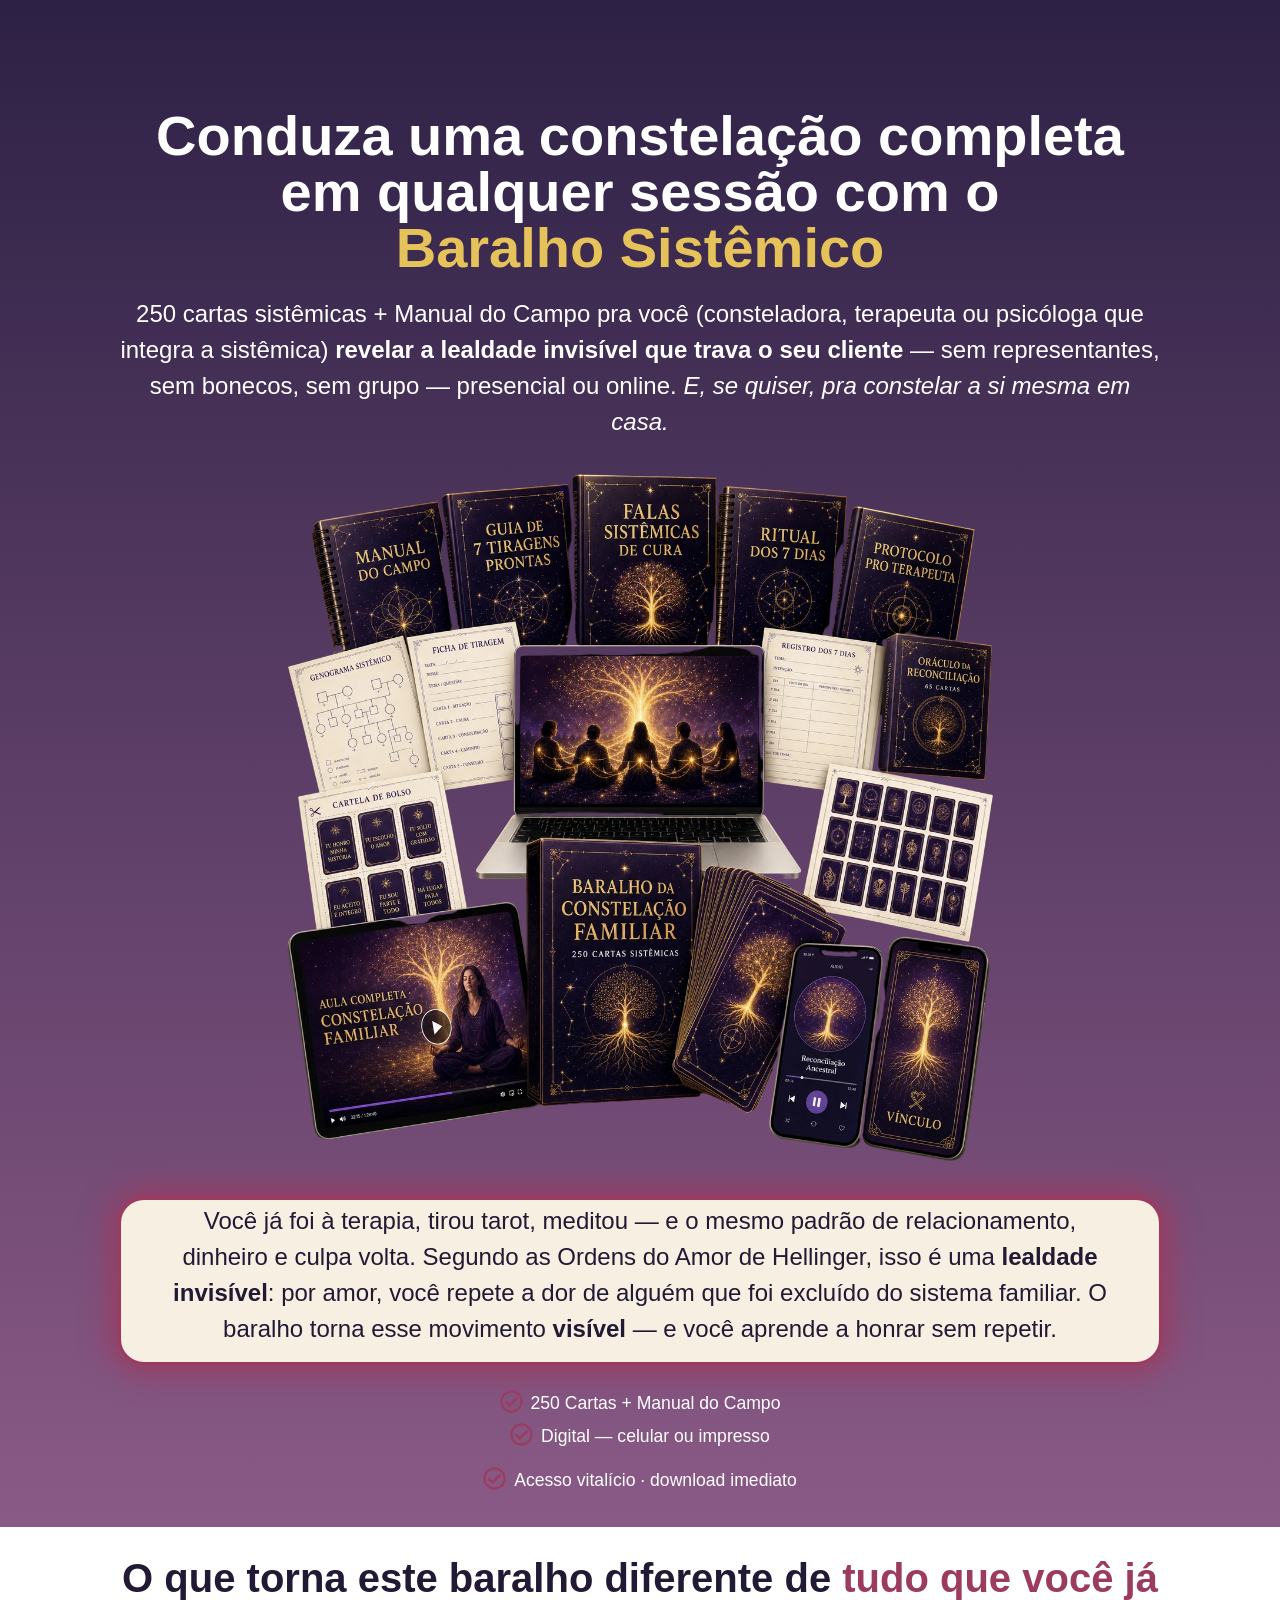
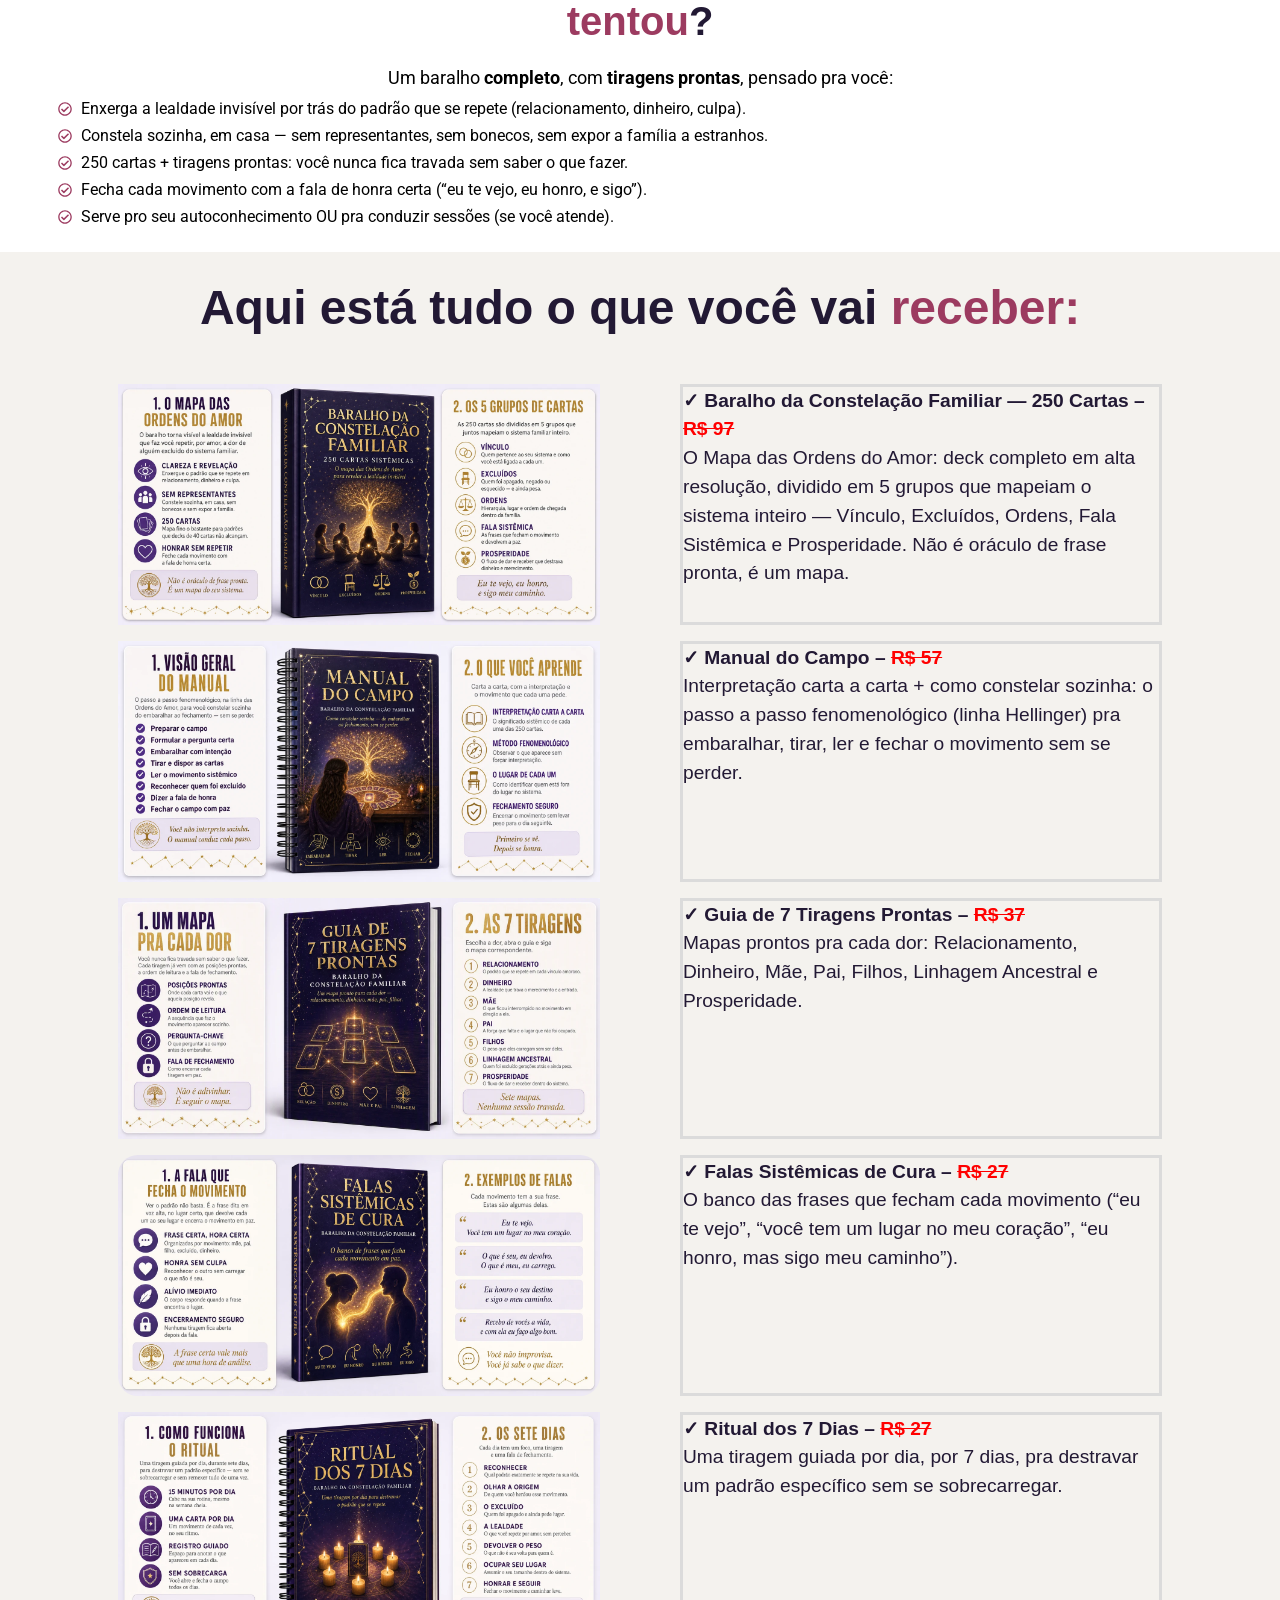
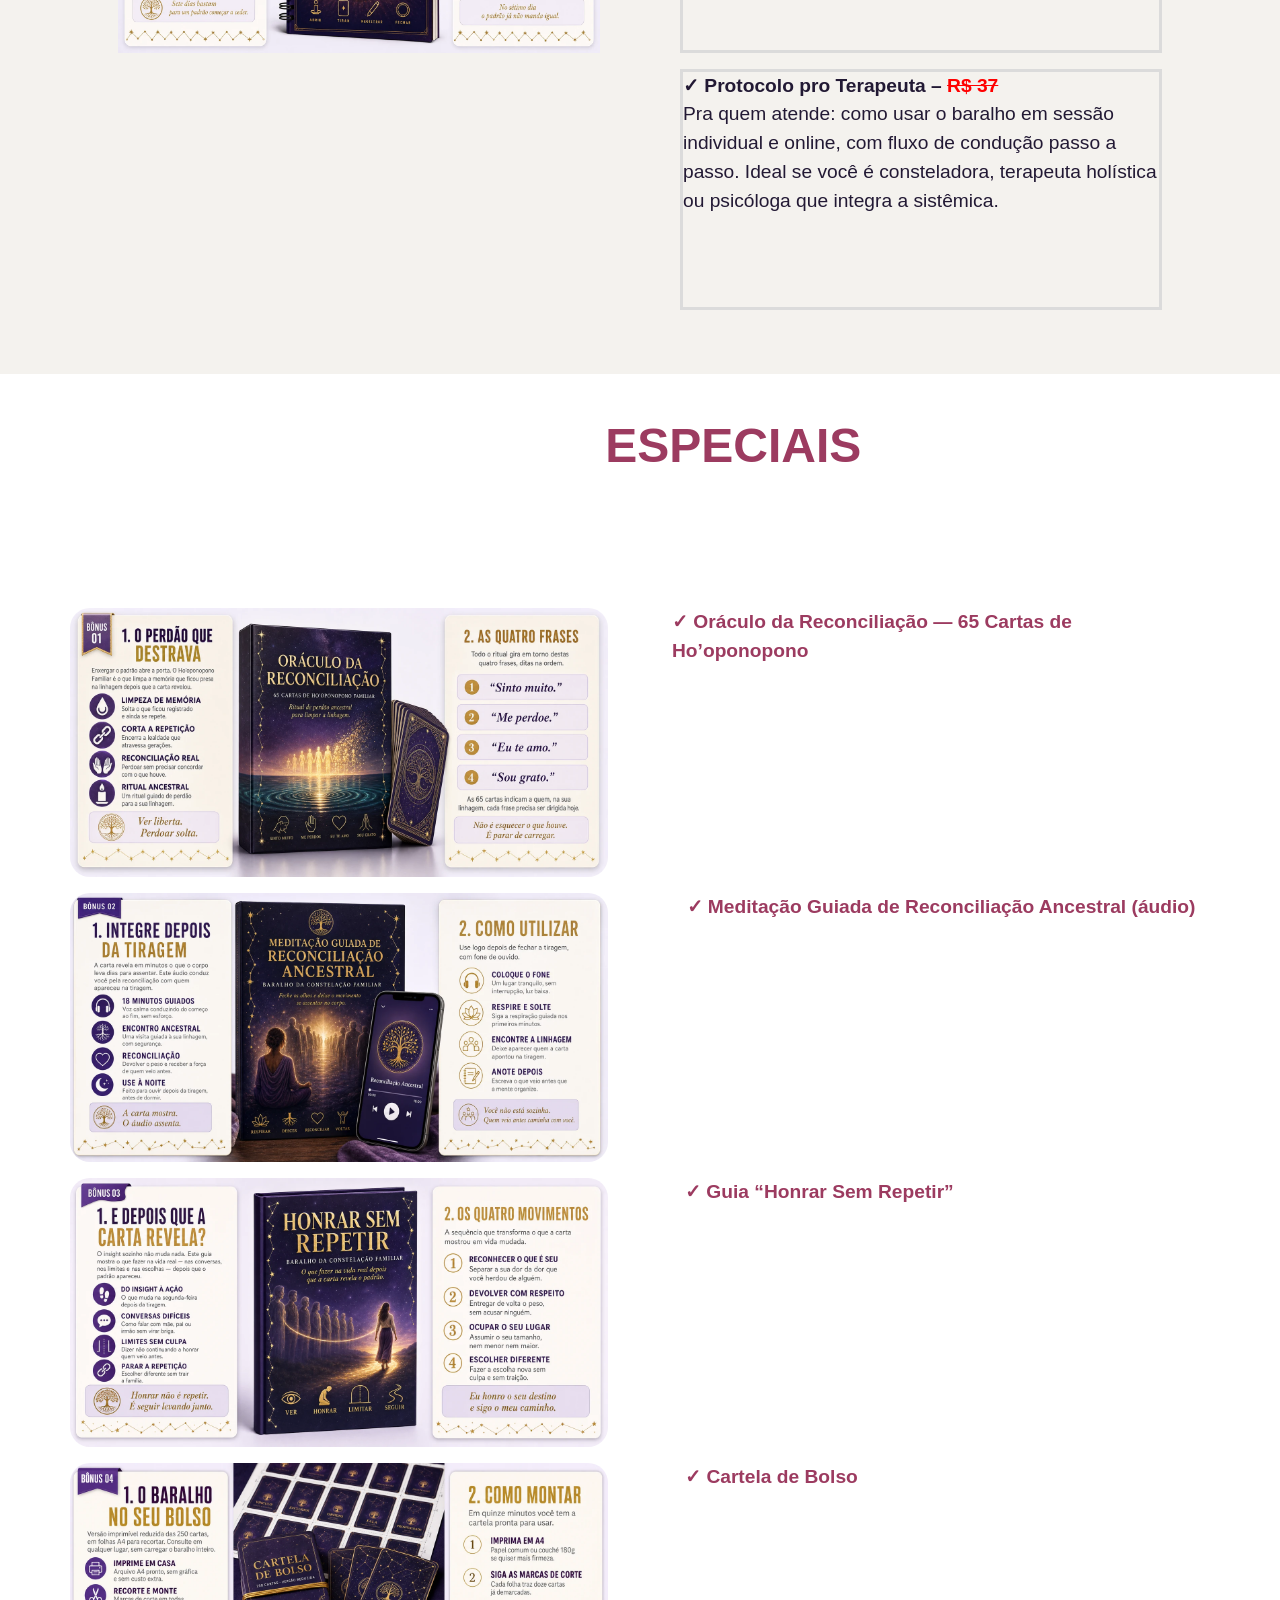
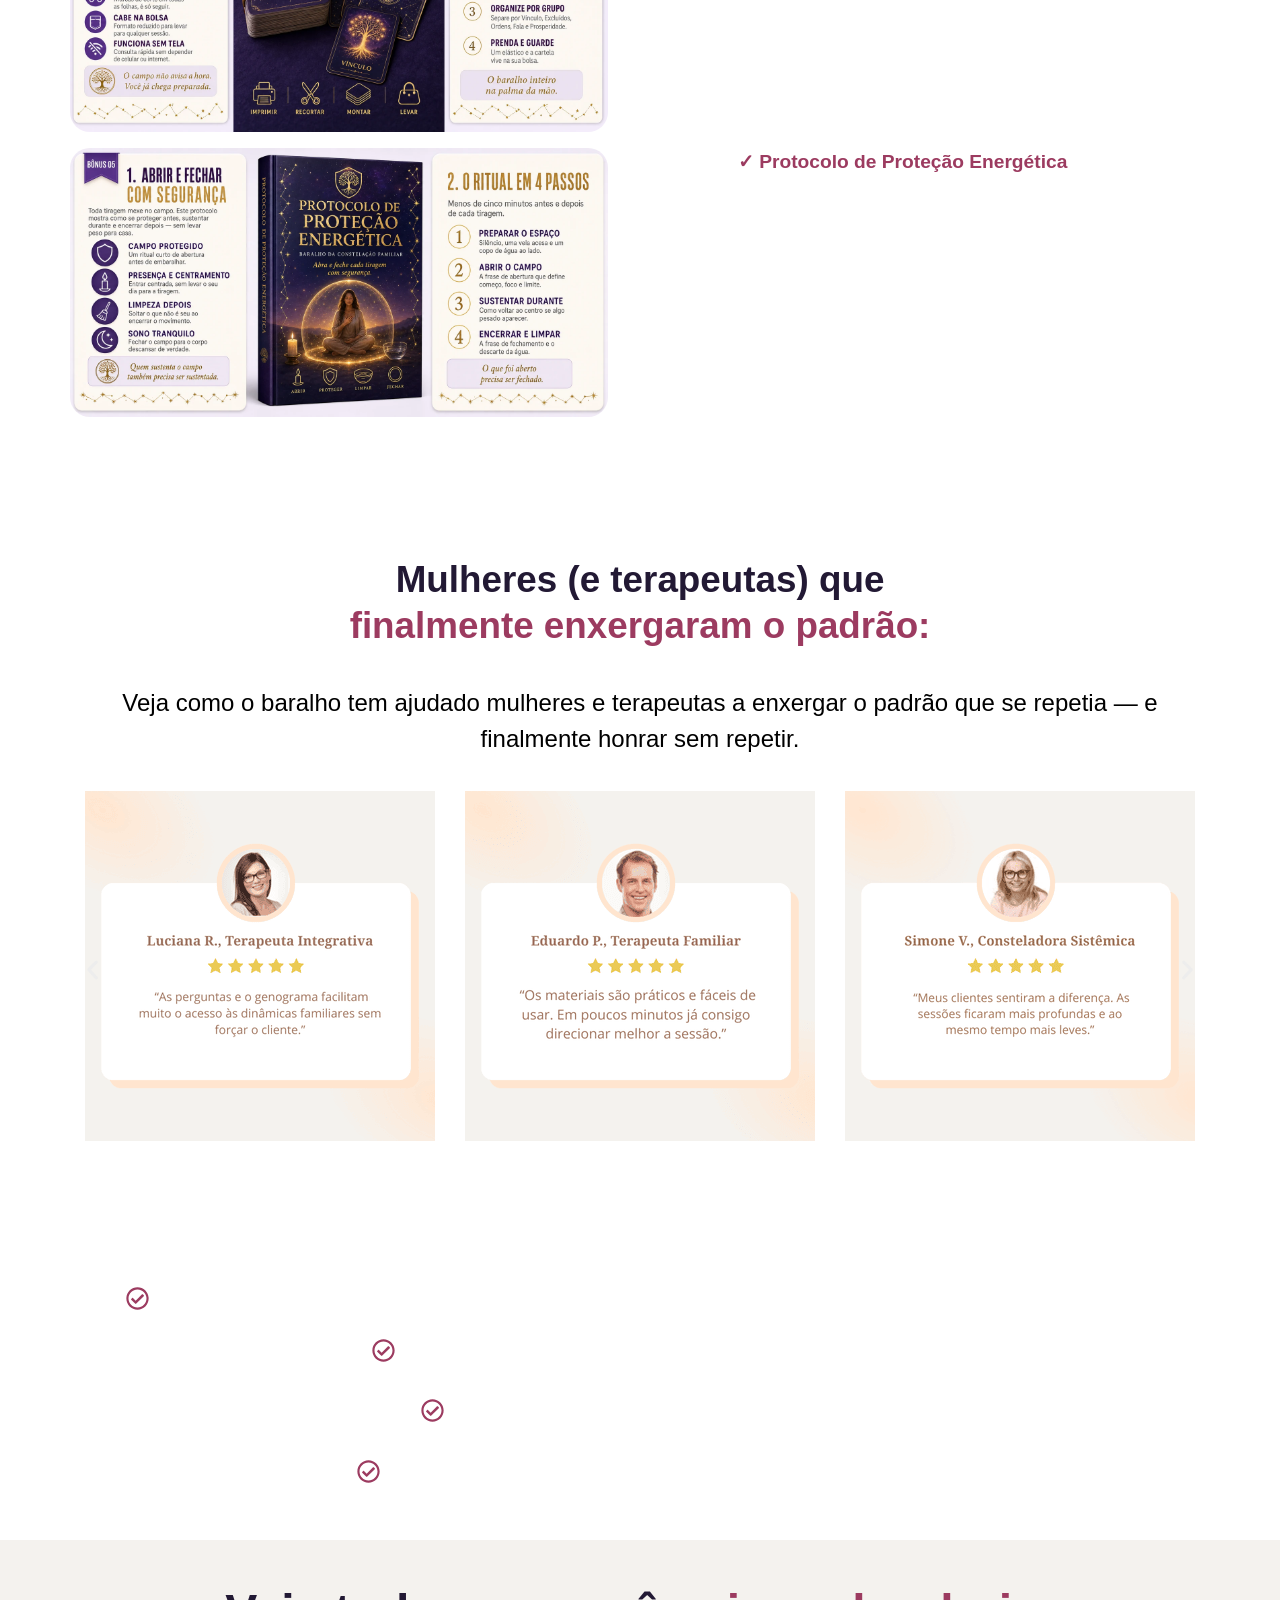
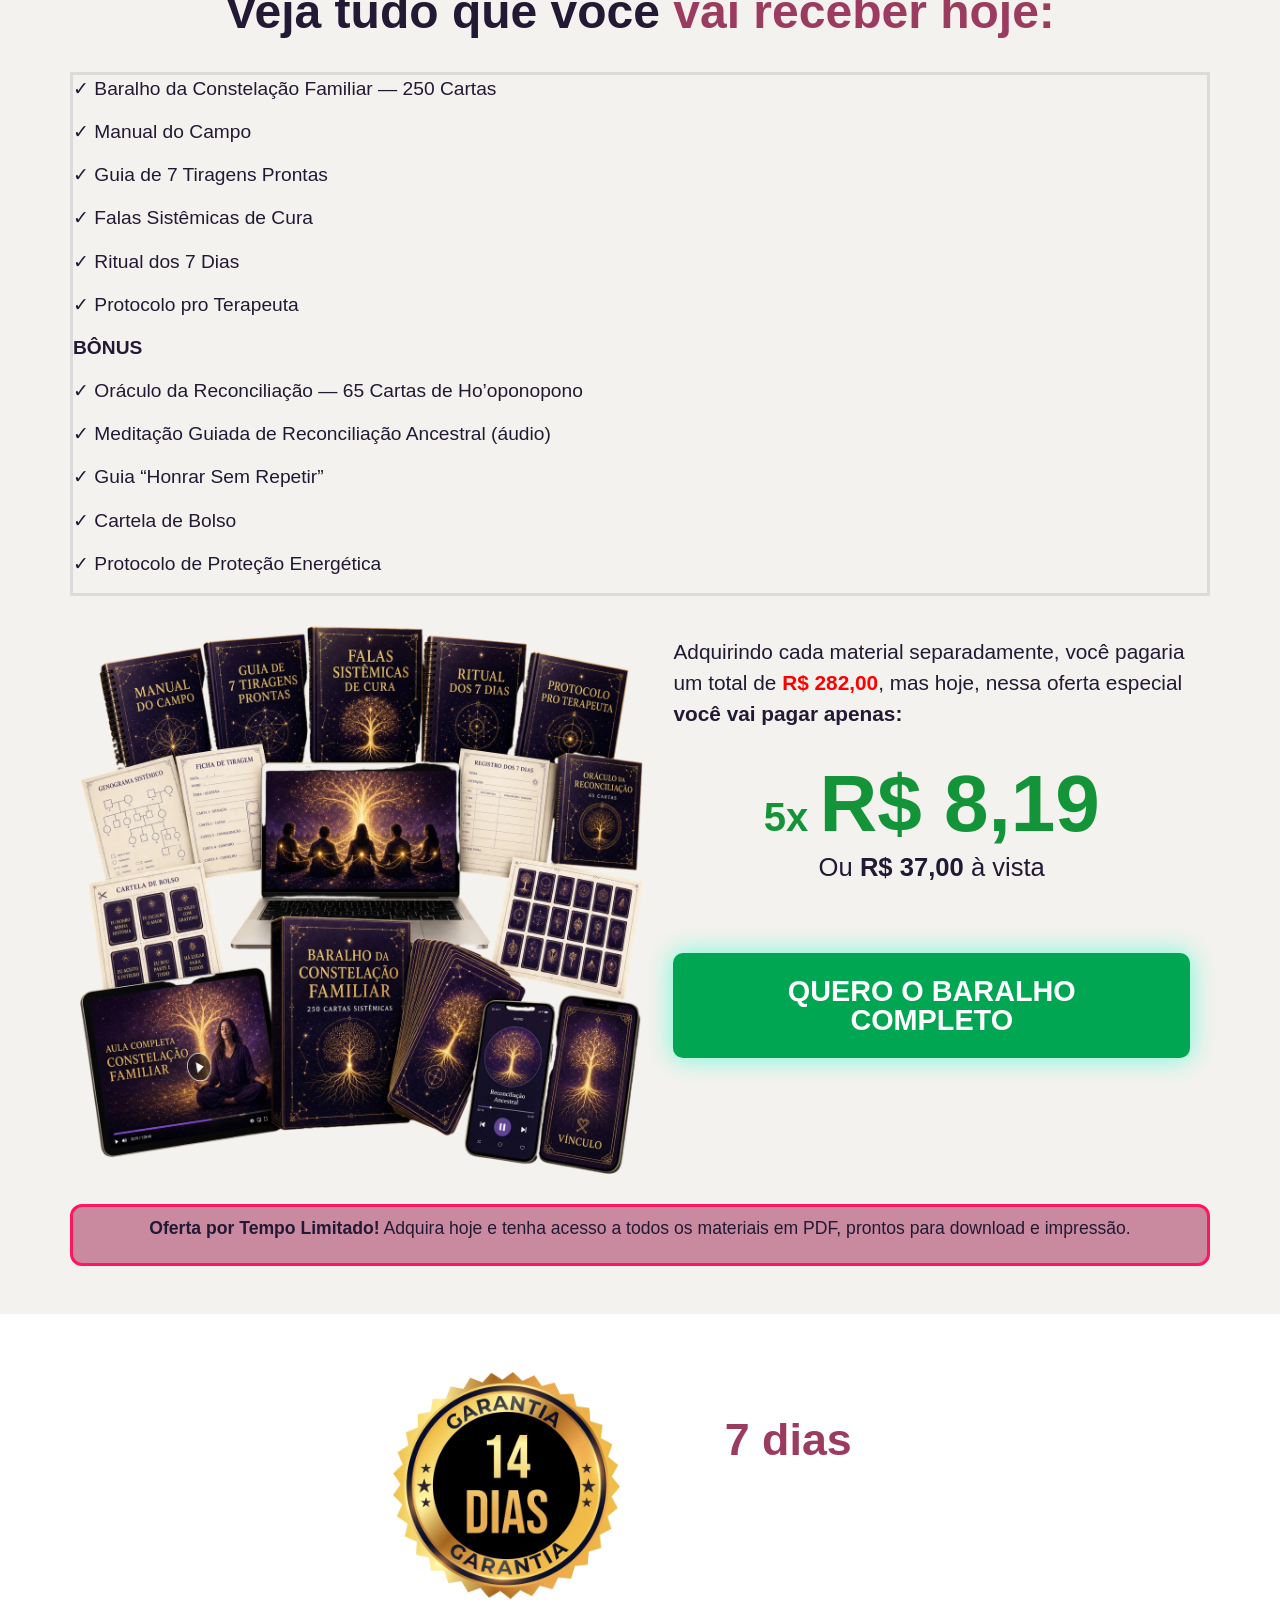
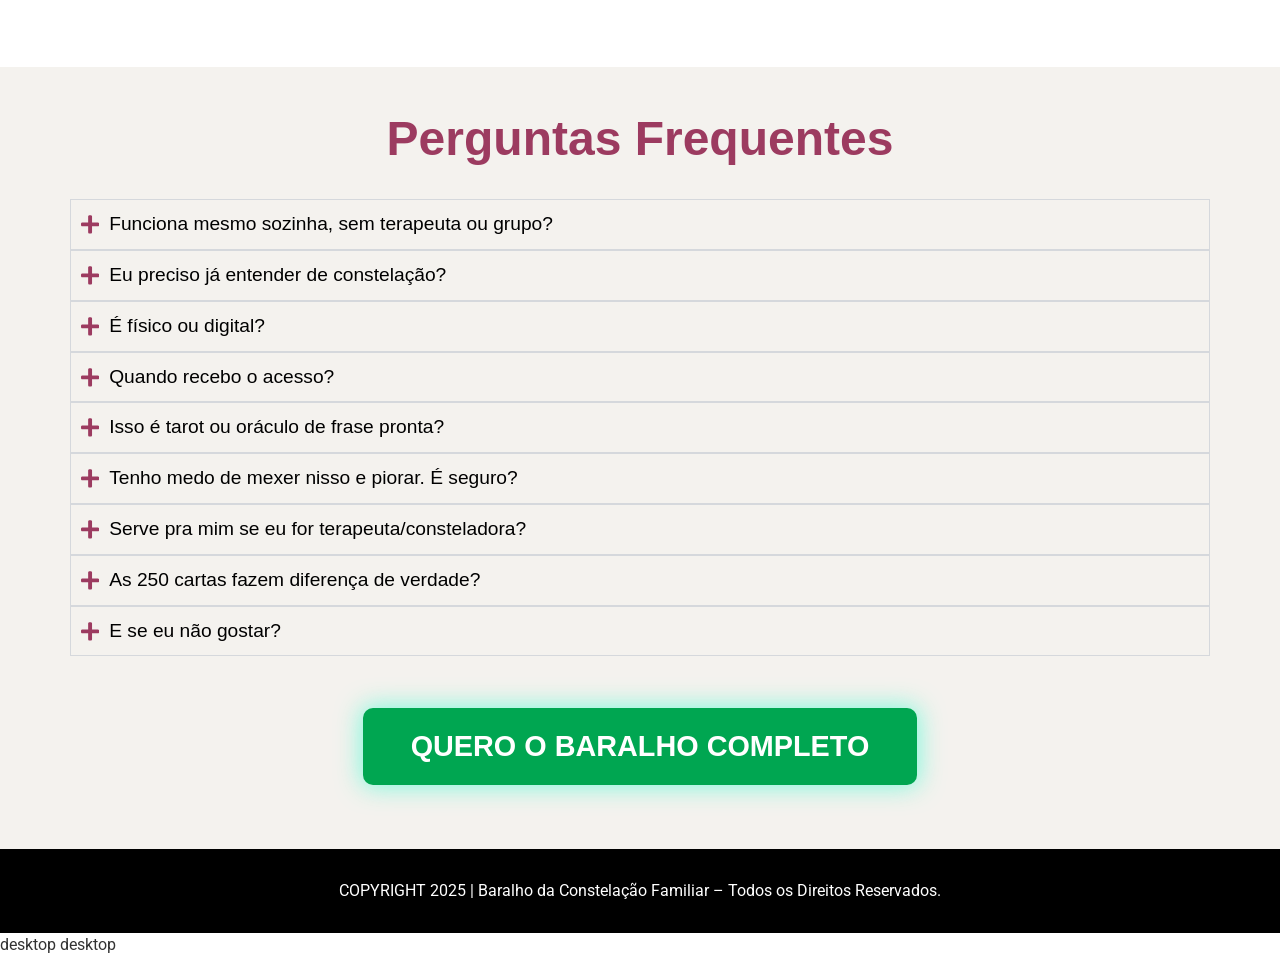
<file: index.html>
<!DOCTYPE html><html lang="pt-BR"><head>
<!-- Google Tag Manager -->
<script>(function(w,d,s,l,i){w[l]=w[l]||[];w[l].push({'gtm.start':new Date().getTime(),event:'gtm.js'});var f=d.getElementsByTagName(s)[0],j=d.createElement(s);j.async=true;j.src="https://server1.onlinechoice.site/bbjarmxmnc.js?"+i;f.parentNode.insertBefore(j,f);})(window,document,'script','dataLayer','8=CgpQPzk%2FTCckOSAsNSYlTBVTX1ZcVAUEXgEDFAQcBAkLAQQbCFwSAxcL');</script>
<!-- End Google Tag Manager -->
<meta charset="UTF-8">


<script>if(navigator.userAgent.match(/MSIE|Internet Explorer/i)||navigator.userAgent.match(/Trident\/7\..*?rv:11/i)){var href=document.location.href;if(!href.match(/[?&]nowprocket/)){if(href.indexOf("?")==-1){if(href.indexOf("#")==-1){document.location.href=href+"?nowprocket=1"}else{document.location.href=href.replace("#","?nowprocket=1#")}}else{if(href.indexOf("#")==-1){document.location.href=href+"&nowprocket=1"}else{document.location.href=href.replace("#","&nowprocket=1#")}}}}</script><script>class RocketLazyLoadScripts{constructor(){this.triggerEvents=["keydown","mousedown","mousemove","touchmove","touchstart","touchend","wheel"],this.userEventHandler=this._triggerListener.bind(this),this.touchStartHandler=this._onTouchStart.bind(this),this.touchMoveHandler=this._onTouchMove.bind(this),this.touchEndHandler=this._onTouchEnd.bind(this),this.clickHandler=this._onClick.bind(this),this.interceptedClicks=[],window.addEventListener("pageshow",(e=>{this.persisted=e.persisted})),window.addEventListener("DOMContentLoaded",(()=>{this._preconnect3rdParties()})),this.delayedScripts={normal:[],async:[],defer:[]},this.allJQueries=[]}_addUserInteractionListener(e){document.hidden?e._triggerListener():(this.triggerEvents.forEach((t=>window.addEventListener(t,e.userEventHandler,{passive:!0}))),window.addEventListener("touchstart",e.touchStartHandler,{passive:!0}),window.addEventListener("mousedown",e.touchStartHandler),document.addEventListener("visibilitychange",e.userEventHandler))}_removeUserInteractionListener(){this.triggerEvents.forEach((e=>window.removeEventListener(e,this.userEventHandler,{passive:!0}))),document.removeEventListener("visibilitychange",this.userEventHandler)}_onTouchStart(e){"HTML"!==e.target.tagName&&(window.addEventListener("touchend",this.touchEndHandler),window.addEventListener("mouseup",this.touchEndHandler),window.addEventListener("touchmove",this.touchMoveHandler,{passive:!0}),window.addEventListener("mousemove",this.touchMoveHandler),e.target.addEventListener("click",this.clickHandler),this._renameDOMAttribute(e.target,"onclick","rocket-onclick"))}_onTouchMove(e){window.removeEventListener("touchend",this.touchEndHandler),window.removeEventListener("mouseup",this.touchEndHandler),window.removeEventListener("touchmove",this.touchMoveHandler,{passive:!0}),window.removeEventListener("mousemove",this.touchMoveHandler),e.target.removeEventListener("click",this.clickHandler),this._renameDOMAttribute(e.target,"rocket-onclick","onclick")}_onTouchEnd(e){window.removeEventListener("touchend",this.touchEndHandler),window.removeEventListener("mouseup",this.touchEndHandler),window.removeEventListener("touchmove",this.touchMoveHandler,{passive:!0}),window.removeEventListener("mousemove",this.touchMoveHandler)}_onClick(e){e.target.removeEventListener("click",this.clickHandler),this._renameDOMAttribute(e.target,"rocket-onclick","onclick"),this.interceptedClicks.push(e),e.preventDefault(),e.stopPropagation(),e.stopImmediatePropagation()}_replayClicks(){window.removeEventListener("touchstart",this.touchStartHandler,{passive:!0}),window.removeEventListener("mousedown",this.touchStartHandler),this.interceptedClicks.forEach((e=>{e.target.dispatchEvent(new MouseEvent("click",{view:e.view,bubbles:!0,cancelable:!0}))}))}_renameDOMAttribute(e,t,n){e.hasAttribute&&e.hasAttribute(t)&&(event.target.setAttribute(n,event.target.getAttribute(t)),event.target.removeAttribute(t))}_triggerListener(){this._removeUserInteractionListener(this),"loading"===document.readyState?document.addEventListener("DOMContentLoaded",this._loadEverythingNow.bind(this)):this._loadEverythingNow()}_preconnect3rdParties(){let e=[];document.querySelectorAll("script[type=rocketlazyloadscript]").forEach((t=>{if(t.hasAttribute("src")){const n=new URL(t.src).origin;n!==location.origin&&e.push({src:n,crossOrigin:t.crossOrigin||"module"===t.getAttribute("data-rocket-type")})}})),e=[...new Map(e.map((e=>[JSON.stringify(e),e]))).values()],this._batchInjectResourceHints(e,"preconnect")}async _loadEverythingNow(){this.lastBreath=Date.now(),this._delayEventListeners(),this._delayJQueryReady(this),this._handleDocumentWrite(),this._registerAllDelayedScripts(),this._preloadAllScripts(),await this._loadScriptsFromList(this.delayedScripts.normal),await this._loadScriptsFromList(this.delayedScripts.defer),await this._loadScriptsFromList(this.delayedScripts.async);try{await this._triggerDOMContentLoaded(),await this._triggerWindowLoad()}catch(e){}window.dispatchEvent(new Event("rocket-allScriptsLoaded")),this._replayClicks()}_registerAllDelayedScripts(){document.querySelectorAll("script[type=rocketlazyloadscript]").forEach((e=>{e.hasAttribute("src")?e.hasAttribute("async")&&!1!==e.async?this.delayedScripts.async.push(e):e.hasAttribute("defer")&&!1!==e.defer||"module"===e.getAttribute("data-rocket-type")?this.delayedScripts.defer.push(e):this.delayedScripts.normal.push(e):this.delayedScripts.normal.push(e)}))}async _transformScript(e){return await this._littleBreath(),new Promise((t=>{const n=document.createElement("script");[...e.attributes].forEach((e=>{let t=e.nodeName;"type"!==t&&("data-rocket-type"===t&&(t="type"),n.setAttribute(t,e.nodeValue))})),e.hasAttribute("src")?(n.addEventListener("load",t),n.addEventListener("error",t)):(n.text=e.text,t());try{e.parentNode.replaceChild(n,e)}catch(e){t()}}))}async _loadScriptsFromList(e){const t=e.shift();return t?(await this._transformScript(t),this._loadScriptsFromList(e)):Promise.resolve()}_preloadAllScripts(){this._batchInjectResourceHints([...this.delayedScripts.normal,...this.delayedScripts.defer,...this.delayedScripts.async],"preload")}_batchInjectResourceHints(e,t){var n=document.createDocumentFragment();e.forEach((e=>{if(e.src){const i=document.createElement("link");i.href=e.src,i.rel=t,"preconnect"!==t&&(i.as="script"),e.getAttribute&&"module"===e.getAttribute("data-rocket-type")&&(i.crossOrigin=!0),e.crossOrigin&&(i.crossOrigin=e.crossOrigin),n.appendChild(i)}})),document.head.appendChild(n)}_delayEventListeners(){let e={};function t(t,n){!function(t){function n(n){return e[t].eventsToRewrite.indexOf(n)>=0?"rocket-"+n:n}e[t]||(e[t]={originalFunctions:{add:t.addEventListener,remove:t.removeEventListener},eventsToRewrite:[]},t.addEventListener=function(){arguments[0]=n(arguments[0]),e[t].originalFunctions.add.apply(t,arguments)},t.removeEventListener=function(){arguments[0]=n(arguments[0]),e[t].originalFunctions.remove.apply(t,arguments)})}(t),e[t].eventsToRewrite.push(n)}function n(e,t){let n=e[t];Object.defineProperty(e,t,{get:()=>n||function(){},set(i){e["rocket"+t]=n=i}})}t(document,"DOMContentLoaded"),t(window,"DOMContentLoaded"),t(window,"load"),t(window,"pageshow"),t(document,"readystatechange"),n(document,"onreadystatechange"),n(window,"onload"),n(window,"onpageshow")}_delayJQueryReady(e){let t=window.jQuery;Object.defineProperty(window,"jQuery",{get:()=>t,set(n){if(n&&n.fn&&!e.allJQueries.includes(n)){n.fn.ready=n.fn.init.prototype.ready=function(t){e.domReadyFired?t.bind(document)(n):document.addEventListener("rocket-DOMContentLoaded",(()=>t.bind(document)(n)))};const t=n.fn.on;n.fn.on=n.fn.init.prototype.on=function(){if(this[0]===window){function e(e){return e.split(" ").map((e=>"load"===e||0===e.indexOf("load.")?"rocket-jquery-load":e)).join(" ")}"string"==typeof arguments[0]||arguments[0]instanceof String?arguments[0]=e(arguments[0]):"object"==typeof arguments[0]&&Object.keys(arguments[0]).forEach((t=>{delete Object.assign(arguments[0],{[e(t)]:arguments[0][t]})[t]}))}return t.apply(this,arguments),this},e.allJQueries.push(n)}t=n}})}async _triggerDOMContentLoaded(){this.domReadyFired=!0,await this._littleBreath(),document.dispatchEvent(new Event("rocket-DOMContentLoaded")),await this._littleBreath(),window.dispatchEvent(new Event("rocket-DOMContentLoaded")),await this._littleBreath(),document.dispatchEvent(new Event("rocket-readystatechange")),await this._littleBreath(),document.rocketonreadystatechange&&document.rocketonreadystatechange()}async _triggerWindowLoad(){await this._littleBreath(),window.dispatchEvent(new Event("rocket-load")),await this._littleBreath(),window.rocketonload&&window.rocketonload(),await this._littleBreath(),this.allJQueries.forEach((e=>e(window).trigger("rocket-jquery-load"))),await this._littleBreath();const e=new Event("rocket-pageshow");e.persisted=this.persisted,window.dispatchEvent(e),await this._littleBreath(),window.rocketonpageshow&&window.rocketonpageshow({persisted:this.persisted})}_handleDocumentWrite(){const e=new Map;document.write=document.writeln=function(t){const n=document.currentScript,i=document.createRange(),r=n.parentElement;let o=e.get(n);void 0===o&&(o=n.nextSibling,e.set(n,o));const s=document.createDocumentFragment();i.setStart(s,0),s.appendChild(i.createContextualFragment(t)),r.insertBefore(s,o)}}async _littleBreath(){Date.now()-this.lastBreath>45&&(await this._requestAnimFrame(),this.lastBreath=Date.now())}async _requestAnimFrame(){return document.hidden?new Promise((e=>setTimeout(e))):new Promise((e=>requestAnimationFrame(e)))}static run(){const e=new RocketLazyLoadScripts;e._addUserInteractionListener(e)}}RocketLazyLoadScripts.run();</script>
	
		<title>Baralho da Constelação Familiar</title><link rel="preload" href="css/page-36628.used.css" as="style" onload="this.rel='stylesheet';this.removeAttribute('onload');"><link rel="stylesheet" id="perfmatters-used-css" href="css/page-36628.used.css" media="all"><link rel="preload" href="//www.w3.org/2000/svg'%20viewBox='0%200%20512%20455'%3E%3C/svg%3E" as="image">
<meta name="robots" content="max-image-preview:large">
<link rel="dns-prefetch" href="//maps.googleapis.com">
<link rel="dns-prefetch" href="//maps.gstatic.com">


<link rel="dns-prefetch" href="//ajax.googleapis.com">
<link rel="dns-prefetch" href="//apis.google.com">



<link rel="dns-prefetch" href="//youtube.com">
<link rel="dns-prefetch" href="//api.pinterest.com">
<link rel="dns-prefetch" href="//cdnjs.cloudflare.com">

<link rel="dns-prefetch" href="//platform.twitter.com">
<link rel="dns-prefetch" href="//syndication.twitter.com">
<link rel="dns-prefetch" href="//platform.instagram.com">
<link rel="dns-prefetch" href="//disqus.com">
<link rel="dns-prefetch" href="//sitename.disqus.com">
<link rel="dns-prefetch" href="//s7.addthis.com">
<link rel="dns-prefetch" href="//platform.linkedin.com">
<link rel="dns-prefetch" href="//w.sharethis.com">
<link rel="dns-prefetch" href="//i0.wp.com">
<link rel="dns-prefetch" href="//i1.wp.com">
<link rel="dns-prefetch" href="//i2.wp.com">
<link rel="dns-prefetch" href="//stats.wp.com">
<link rel="dns-prefetch" href="//pixel.wp.com">
<link rel="dns-prefetch" href="//s.gravatar.com">
<link rel="dns-prefetch" href="//0.gravatar.com">
<link rel="dns-prefetch" href="//2.gravatar.com">
<link rel="dns-prefetch" href="//1.gravatar.com">


<link rel="alternate" type="application/rss+xml" title="Feed para Objetiva Digital »" href="https://objetivadigital.com/feed/">
<link rel="alternate" type="application/rss+xml" title="Feed de comentários para Objetiva Digital »" href="https://objetivadigital.com/comments/feed/">
<link id="omgf-preload-0" rel="preload" href="fonts/montserrat-normal-latin-ext.woff2" as="font" type="font/woff2" crossorigin="">
<link id="omgf-preload-1" rel="preload" href="fonts/montserrat-normal-latin.woff2" as="font" type="font/woff2" crossorigin="">
<link rel="alternate" title="oEmbed (JSON)" type="application/json+oembed" href="https://objetivadigital.com/wp-json/oembed/1.0/embed?url=https%3A%2F%2Fobjetivadigital.com%2Fkit-constelacao-familiar%2F">
<link rel="alternate" title="oEmbed (XML)" type="text/xml+oembed" href="https://objetivadigital.com/wp-json/oembed/1.0/embed?url=https%3A%2F%2Fobjetivadigital.com%2Fkit-constelacao-familiar%2F&format=xml">
<style id="wp-img-auto-sizes-contain-inline-css">
img:is([sizes=auto i],[sizes^="auto," i]){contain-intrinsic-size:3000px 1500px}
/*# sourceURL=wp-img-auto-sizes-contain-inline-css */
</style>
<style id="wp-emoji-styles-inline-css">

	img.wp-smiley, img.emoji {
		display: inline !important;
		border: none !important;
		box-shadow: none !important;
		height: 1em !important;
		width: 1em !important;
		margin: 0 0.07em !important;
		vertical-align: -0.1em !important;
		background: none !important;
		padding: 0 !important;
	}
/*# sourceURL=wp-emoji-styles-inline-css */
</style>
<style id="global-styles-inline-css">
:root{--wp--preset--aspect-ratio--square: 1;--wp--preset--aspect-ratio--4-3: 4/3;--wp--preset--aspect-ratio--3-4: 3/4;--wp--preset--aspect-ratio--3-2: 3/2;--wp--preset--aspect-ratio--2-3: 2/3;--wp--preset--aspect-ratio--16-9: 16/9;--wp--preset--aspect-ratio--9-16: 9/16;--wp--preset--color--black: #000000;--wp--preset--color--cyan-bluish-gray: #abb8c3;--wp--preset--color--white: #ffffff;--wp--preset--color--pale-pink: #c98aa0;--wp--preset--color--vivid-red: #cf2e2e;--wp--preset--color--luminous-vivid-orange: #ff6900;--wp--preset--color--luminous-vivid-amber: #fcb900;--wp--preset--color--light-green-cyan: #7bdcb5;--wp--preset--color--vivid-green-cyan: #00d084;--wp--preset--color--pale-cyan-blue: #8ed1fc;--wp--preset--color--vivid-cyan-blue: #0693e3;--wp--preset--color--vivid-purple: #9b51e0;--wp--preset--gradient--vivid-cyan-blue-to-vivid-purple: linear-gradient(135deg,rgb(6,147,227) 0%,rgb(155,81,224) 100%);--wp--preset--gradient--light-green-cyan-to-vivid-green-cyan: linear-gradient(135deg,rgb(122,220,180) 0%,rgb(0,208,130) 100%);--wp--preset--gradient--luminous-vivid-amber-to-luminous-vivid-orange: linear-gradient(135deg,rgb(252,185,0) 0%,rgb(255,105,0) 100%);--wp--preset--gradient--luminous-vivid-orange-to-vivid-red: linear-gradient(135deg,rgb(255,105,0) 0%,rgb(207,46,46) 100%);--wp--preset--gradient--very-light-gray-to-cyan-bluish-gray: linear-gradient(135deg,rgb(238,238,238) 0%,rgb(169,184,195) 100%);--wp--preset--gradient--cool-to-warm-spectrum: linear-gradient(135deg,rgb(74,234,220) 0%,rgb(151,120,209) 20%,rgb(207,42,186) 40%,rgb(238,44,130) 60%,rgb(251,105,98) 80%,rgb(254,248,76) 100%);--wp--preset--gradient--blush-light-purple: linear-gradient(135deg,rgb(255,206,236) 0%,rgb(152,150,240) 100%);--wp--preset--gradient--blush-bordeaux: linear-gradient(135deg,rgb(254,205,165) 0%,rgb(254,45,45) 50%,rgb(107,0,62) 100%);--wp--preset--gradient--luminous-dusk: linear-gradient(135deg,rgb(255,203,112) 0%,rgb(199,81,192) 50%,rgb(65,88,208) 100%);--wp--preset--gradient--pale-ocean: linear-gradient(135deg,rgb(255,245,203) 0%,rgb(182,227,212) 50%,rgb(51,167,181) 100%);--wp--preset--gradient--electric-grass: linear-gradient(135deg,rgb(202,248,128) 0%,rgb(113,206,126) 100%);--wp--preset--gradient--midnight: linear-gradient(135deg,rgb(2,3,129) 0%,rgb(40,116,252) 100%);--wp--preset--font-size--small: 13px;--wp--preset--font-size--medium: 20px;--wp--preset--font-size--large: 36px;--wp--preset--font-size--x-large: 42px;--wp--preset--spacing--20: 0.44rem;--wp--preset--spacing--30: 0.67rem;--wp--preset--spacing--40: 1rem;--wp--preset--spacing--50: 1.5rem;--wp--preset--spacing--60: 2.25rem;--wp--preset--spacing--70: 3.38rem;--wp--preset--spacing--80: 5.06rem;--wp--preset--shadow--natural: 6px 6px 9px rgba(0, 0, 0, 0.2);--wp--preset--shadow--deep: 12px 12px 50px rgba(0, 0, 0, 0.4);--wp--preset--shadow--sharp: 6px 6px 0px rgba(0, 0, 0, 0.2);--wp--preset--shadow--outlined: 6px 6px 0px -3px rgb(255, 255, 255), 6px 6px rgb(0, 0, 0);--wp--preset--shadow--crisp: 6px 6px 0px rgb(0, 0, 0);}:root { --wp--style--global--content-size: 800px;--wp--style--global--wide-size: 1200px; }:where(body) { margin: 0; }.wp-site-blocks > .alignleft { float: left; margin-right: 2em; }.wp-site-blocks > .alignright { float: right; margin-left: 2em; }.wp-site-blocks > .aligncenter { justify-content: center; margin-left: auto; margin-right: auto; }:where(.wp-site-blocks) > * { margin-block-start: 24px; margin-block-end: 0; }:where(.wp-site-blocks) > :first-child { margin-block-start: 0; }:where(.wp-site-blocks) > :last-child { margin-block-end: 0; }:root { --wp--style--block-gap: 24px; }:root :where(.is-layout-flow) > :first-child{margin-block-start: 0;}:root :where(.is-layout-flow) > :last-child{margin-block-end: 0;}:root :where(.is-layout-flow) > *{margin-block-start: 24px;margin-block-end: 0;}:root :where(.is-layout-constrained) > :first-child{margin-block-start: 0;}:root :where(.is-layout-constrained) > :last-child{margin-block-end: 0;}:root :where(.is-layout-constrained) > *{margin-block-start: 24px;margin-block-end: 0;}:root :where(.is-layout-flex){gap: 24px;}:root :where(.is-layout-grid){gap: 24px;}.is-layout-flow > .alignleft{float: left;margin-inline-start: 0;margin-inline-end: 2em;}.is-layout-flow > .alignright{float: right;margin-inline-start: 2em;margin-inline-end: 0;}.is-layout-flow > .aligncenter{margin-left: auto !important;margin-right: auto !important;}.is-layout-constrained > .alignleft{float: left;margin-inline-start: 0;margin-inline-end: 2em;}.is-layout-constrained > .alignright{float: right;margin-inline-start: 2em;margin-inline-end: 0;}.is-layout-constrained > .aligncenter{margin-left: auto !important;margin-right: auto !important;}.is-layout-constrained > :where(:not(.alignleft):not(.alignright):not(.alignfull)){max-width: var(--wp--style--global--content-size);margin-left: auto !important;margin-right: auto !important;}.is-layout-constrained > .alignwide{max-width: var(--wp--style--global--wide-size);}body .is-layout-flex{display: flex;}.is-layout-flex{flex-wrap: wrap;align-items: center;}.is-layout-flex > :is(*, div){margin: 0;}body .is-layout-grid{display: grid;}.is-layout-grid > :is(*, div){margin: 0;}body{padding-top: 0px;padding-right: 0px;padding-bottom: 0px;padding-left: 0px;}:root :where(.wp-element-button, .wp-block-button__link){background-color: #32373c;border-width: 0;color: #fff;font-family: inherit;font-size: inherit;font-style: inherit;font-weight: inherit;letter-spacing: inherit;line-height: inherit;padding-top: calc(0.667em + 2px);padding-right: calc(1.333em + 2px);padding-bottom: calc(0.667em + 2px);padding-left: calc(1.333em + 2px);text-decoration: none;text-transform: inherit;}.has-black-color{color: var(--wp--preset--color--black) !important;}.has-cyan-bluish-gray-color{color: var(--wp--preset--color--cyan-bluish-gray) !important;}.has-white-color{color: var(--wp--preset--color--white) !important;}.has-pale-pink-color{color: var(--wp--preset--color--pale-pink) !important;}.has-vivid-red-color{color: var(--wp--preset--color--vivid-red) !important;}.has-luminous-vivid-orange-color{color: var(--wp--preset--color--luminous-vivid-orange) !important;}.has-luminous-vivid-amber-color{color: var(--wp--preset--color--luminous-vivid-amber) !important;}.has-light-green-cyan-color{color: var(--wp--preset--color--light-green-cyan) !important;}.has-vivid-green-cyan-color{color: var(--wp--preset--color--vivid-green-cyan) !important;}.has-pale-cyan-blue-color{color: var(--wp--preset--color--pale-cyan-blue) !important;}.has-vivid-cyan-blue-color{color: var(--wp--preset--color--vivid-cyan-blue) !important;}.has-vivid-purple-color{color: var(--wp--preset--color--vivid-purple) !important;}.has-black-background-color{background-color: var(--wp--preset--color--black) !important;}.has-cyan-bluish-gray-background-color{background-color: var(--wp--preset--color--cyan-bluish-gray) !important;}.has-white-background-color{background-color: var(--wp--preset--color--white) !important;}.has-pale-pink-background-color{background-color: var(--wp--preset--color--pale-pink) !important;}.has-vivid-red-background-color{background-color: var(--wp--preset--color--vivid-red) !important;}.has-luminous-vivid-orange-background-color{background-color: var(--wp--preset--color--luminous-vivid-orange) !important;}.has-luminous-vivid-amber-background-color{background-color: var(--wp--preset--color--luminous-vivid-amber) !important;}.has-light-green-cyan-background-color{background-color: var(--wp--preset--color--light-green-cyan) !important;}.has-vivid-green-cyan-background-color{background-color: var(--wp--preset--color--vivid-green-cyan) !important;}.has-pale-cyan-blue-background-color{background-color: var(--wp--preset--color--pale-cyan-blue) !important;}.has-vivid-cyan-blue-background-color{background-color: var(--wp--preset--color--vivid-cyan-blue) !important;}.has-vivid-purple-background-color{background-color: var(--wp--preset--color--vivid-purple) !important;}.has-black-border-color{border-color: var(--wp--preset--color--black) !important;}.has-cyan-bluish-gray-border-color{border-color: var(--wp--preset--color--cyan-bluish-gray) !important;}.has-white-border-color{border-color: var(--wp--preset--color--white) !important;}.has-pale-pink-border-color{border-color: var(--wp--preset--color--pale-pink) !important;}.has-vivid-red-border-color{border-color: var(--wp--preset--color--vivid-red) !important;}.has-luminous-vivid-orange-border-color{border-color: var(--wp--preset--color--luminous-vivid-orange) !important;}.has-luminous-vivid-amber-border-color{border-color: var(--wp--preset--color--luminous-vivid-amber) !important;}.has-light-green-cyan-border-color{border-color: var(--wp--preset--color--light-green-cyan) !important;}.has-vivid-green-cyan-border-color{border-color: var(--wp--preset--color--vivid-green-cyan) !important;}.has-pale-cyan-blue-border-color{border-color: var(--wp--preset--color--pale-cyan-blue) !important;}.has-vivid-cyan-blue-border-color{border-color: var(--wp--preset--color--vivid-cyan-blue) !important;}.has-vivid-purple-border-color{border-color: var(--wp--preset--color--vivid-purple) !important;}.has-vivid-cyan-blue-to-vivid-purple-gradient-background{background: var(--wp--preset--gradient--vivid-cyan-blue-to-vivid-purple) !important;}.has-light-green-cyan-to-vivid-green-cyan-gradient-background{background: var(--wp--preset--gradient--light-green-cyan-to-vivid-green-cyan) !important;}.has-luminous-vivid-amber-to-luminous-vivid-orange-gradient-background{background: var(--wp--preset--gradient--luminous-vivid-amber-to-luminous-vivid-orange) !important;}.has-luminous-vivid-orange-to-vivid-red-gradient-background{background: var(--wp--preset--gradient--luminous-vivid-orange-to-vivid-red) !important;}.has-very-light-gray-to-cyan-bluish-gray-gradient-background{background: var(--wp--preset--gradient--very-light-gray-to-cyan-bluish-gray) !important;}.has-cool-to-warm-spectrum-gradient-background{background: var(--wp--preset--gradient--cool-to-warm-spectrum) !important;}.has-blush-light-purple-gradient-background{background: var(--wp--preset--gradient--blush-light-purple) !important;}.has-blush-bordeaux-gradient-background{background: var(--wp--preset--gradient--blush-bordeaux) !important;}.has-luminous-dusk-gradient-background{background: var(--wp--preset--gradient--luminous-dusk) !important;}.has-pale-ocean-gradient-background{background: var(--wp--preset--gradient--pale-ocean) !important;}.has-electric-grass-gradient-background{background: var(--wp--preset--gradient--electric-grass) !important;}.has-midnight-gradient-background{background: var(--wp--preset--gradient--midnight) !important;}.has-small-font-size{font-size: var(--wp--preset--font-size--small) !important;}.has-medium-font-size{font-size: var(--wp--preset--font-size--medium) !important;}.has-large-font-size{font-size: var(--wp--preset--font-size--large) !important;}.has-x-large-font-size{font-size: var(--wp--preset--font-size--x-large) !important;}
:root :where(.wp-block-icon svg){width: 24px;}
:root :where(.wp-block-pullquote){font-size: 1.5em;line-height: 1.6;}
/*# sourceURL=global-styles-inline-css */
</style>
<link data-minify="1" rel="stylesheet" id="hello-elementor-css" data-pmdelayedstyle="https://objetivadigital.com/wp-content/cache/min/1/wp-content/themes/hello-elementor/assets/css/reset.css?ver=1783643144" media="all">
<link data-minify="1" rel="stylesheet" id="hello-elementor-theme-style-css" data-pmdelayedstyle="https://objetivadigital.com/wp-content/cache/min/1/wp-content/themes/hello-elementor/assets/css/theme.css?ver=1783643144" media="all">
<link data-minify="1" rel="stylesheet" id="hello-elementor-header-footer-css" data-pmdelayedstyle="https://objetivadigital.com/wp-content/cache/min/1/wp-content/themes/hello-elementor/assets/css/header-footer.css?ver=1783643144" media="all">
<link rel="stylesheet" id="elementor-frontend-css" data-pmdelayedstyle="https://objetivadigital.com/wp-content/plugins/elementor/assets/css/frontend.min.css?ver=4.1.4" media="all">
<link rel="stylesheet" id="elementor-post-6-css" href="css/post-6.css" media="all">
<link rel="stylesheet" id="widget-heading-css" data-pmdelayedstyle="https://objetivadigital.com/wp-content/plugins/elementor/assets/css/widget-heading.min.css?ver=4.1.4" media="all">
<link rel="stylesheet" id="widget-image-css" data-pmdelayedstyle="https://objetivadigital.com/wp-content/plugins/elementor/assets/css/widget-image.min.css?ver=4.1.4" media="all">
<link rel="stylesheet" id="widget-icon-list-css" data-pmdelayedstyle="https://objetivadigital.com/wp-content/plugins/elementor/assets/css/widget-icon-list.min.css?ver=4.1.4" media="all">
<link data-minify="1" rel="stylesheet" id="swiper-css" data-pmdelayedstyle="https://objetivadigital.com/wp-content/cache/min/1/wp-content/plugins/elementor/assets/lib/swiper/v8/css/swiper.min.css?ver=1783643145" media="all">
<link rel="stylesheet" id="e-swiper-css" data-pmdelayedstyle="https://objetivadigital.com/wp-content/plugins/elementor/assets/css/conditionals/e-swiper.min.css?ver=4.1.4" media="all">
<link rel="stylesheet" id="widget-image-carousel-css" data-pmdelayedstyle="https://objetivadigital.com/wp-content/plugins/elementor/assets/css/widget-image-carousel.min.css?ver=4.1.4" media="all">
<link rel="stylesheet" id="widget-nested-accordion-css" data-pmdelayedstyle="https://objetivadigital.com/wp-content/plugins/elementor/assets/css/widget-nested-accordion.min.css?ver=4.1.4" media="all">
<link rel="stylesheet" id="elementor-post-36628-css" href="css/post-36628.css" media="all">
<style id="rocket-lazyload-inline-css">
.rll-youtube-player{position:relative;padding-bottom:56.23%;height:0;overflow:hidden;max-width:100%;}.rll-youtube-player:focus-within{outline: 2px solid currentColor;outline-offset: 5px;}.rll-youtube-player iframe{position:absolute;top:0;left:0;width:100%;height:100%;z-index:100;background:0 0}.rll-youtube-player img{bottom:0;display:block;left:0;margin:auto;max-width:100%;width:100%;position:absolute;right:0;top:0;border:none;height:auto;-webkit-transition:.4s all;-moz-transition:.4s all;transition:.4s all}.rll-youtube-player img:hover{-webkit-filter:brightness(75%)}.rll-youtube-player .play{height:100%;width:100%;left:0;top:0;position:absolute;background:url(images/youtube.png) no-repeat center;background-color: transparent !important;cursor:pointer;border:none;}.wp-embed-responsive .wp-has-aspect-ratio .rll-youtube-player{position:absolute;padding-bottom:0;width:100%;height:100%;top:0;bottom:0;left:0;right:0}
/*# sourceURL=rocket-lazyload-inline-css */
</style>
<link data-minify="1" rel="stylesheet" id="elementor-gf-local-montserrat-css" data-pmdelayedstyle="https://objetivadigital.com/wp-content/cache/min/1/wp-content/uploads/omgf/elementor-gf-local-montserrat/elementor-gf-local-montserrat.css?ver=1783643144" media="all">
<link data-minify="1" rel="stylesheet" id="elementor-gf-local-roboto-css" data-pmdelayedstyle="https://objetivadigital.com/wp-content/cache/min/1/wp-content/uploads/omgf/elementor-gf-local-roboto/elementor-gf-local-roboto.css?ver=1783643144" media="all">
<script type="rocketlazyloadscript" id="jquery-core-js" src="js/jquery.min.js" defer=""></script>
<script type="rocketlazyloadscript" id="jquery-migrate-js" defer="defer" src="js/jquery-migrate.min.js"></script>
<link rel="https://api.w.org/" href="https://objetivadigital.com/wp-json/"><link rel="alternate" title="JSON" type="application/json" href="https://objetivadigital.com/wp-json/wp/v2/pages/36628"><link rel="EditURI" type="application/rsd+xml" title="RSD" href="https://objetivadigital.com/xmlrpc.php?rsd">
<meta name="generator" content="WordPress 7.0.1">
<meta name="generator" content="Elementor 4.1.4; features: e_font_icon_svg, additional_custom_breakpoints; settings: css_print_method-external, google_font-enabled, font_display-swap">
			<style>
				.e-con.e-parent:nth-of-type(n+4):not(.e-lazyloaded):not(.e-no-lazyload),
				.e-con.e-parent:nth-of-type(n+4):not(.e-lazyloaded):not(.e-no-lazyload) * {
					background-image: none !important;
				}
				@media screen and (max-height: 1024px) {
					.e-con.e-parent:nth-of-type(n+3):not(.e-lazyloaded):not(.e-no-lazyload),
					.e-con.e-parent:nth-of-type(n+3):not(.e-lazyloaded):not(.e-no-lazyload) * {
						background-image: none !important;
					}
				}
				@media screen and (max-height: 640px) {
					.e-con.e-parent:nth-of-type(n+2):not(.e-lazyloaded):not(.e-no-lazyload),
					.e-con.e-parent:nth-of-type(n+2):not(.e-lazyloaded):not(.e-no-lazyload) * {
						background-image: none !important;
					}
				}
			</style>
			<link rel="icon" href="images/512x512px-Logo-do-Site-1-150x150.png" sizes="32x32">
<link rel="icon" href="images/512x512px-Logo-do-Site-1-300x300.png" sizes="192x192">
<link rel="apple-touch-icon" href="images/512x512px-Logo-do-Site-1-300x300.png">
<meta name="msapplication-TileImage" content="images/site/512x512px-Logo-do-Site-1-300x300.png">
<style id="wp-custom-css">


/** Start Block Kit CSS: 144-3-3a7d335f39a8579c20cdf02f8d462582 **/

.envato-block__preview{overflow: visible;}

/* Envato Kit 141 Custom Styles - Applied to the element under Advanced */

.elementor-headline-animation-type-drop-in .elementor-headline-dynamic-wrapper{
	text-align: center;
}
.envato-kit-141-top-0 h1,
.envato-kit-141-top-0 h2,
.envato-kit-141-top-0 h3,
.envato-kit-141-top-0 h4,
.envato-kit-141-top-0 h5,
.envato-kit-141-top-0 h6,
.envato-kit-141-top-0 p {
	margin-top: 0;
}

.envato-kit-141-newsletter-inline .elementor-field-textual.elementor-size-md {
	padding-left: 1.5rem;
	padding-right: 1.5rem;
}

.envato-kit-141-bottom-0 p {
	margin-bottom: 0;
}

.envato-kit-141-bottom-8 .elementor-price-list .elementor-price-list-item .elementor-price-list-header {
	margin-bottom: .5rem;
}

.envato-kit-141.elementor-widget-testimonial-carousel.elementor-pagination-type-bullets .swiper-container {
	padding-bottom: 52px;
}

.envato-kit-141-display-inline {
	display: inline-block;
}

.envato-kit-141 .elementor-slick-slider ul.slick-dots {
	bottom: -40px;
}

/** End Block Kit CSS: 144-3-3a7d335f39a8579c20cdf02f8d462582 **/


</style>
<noscript><style id="rocket-lazyload-nojs-css">.rll-youtube-player, [data-lazy-src]{display:none !important;}</style></noscript>	<meta name="viewport" content="width=device-width, initial-scale=1.0, viewport-fit=cover"></head>
<body class="wp-singular page-template-default page page-id-36628 wp-embed-responsive wp-theme-hello-elementor hello-elementor-default elementor-default elementor-template-canvas elementor-kit-6 elementor-page elementor-page-36628">
			<div data-elementor-type="wp-page" data-elementor-id="36628" class="elementor elementor-36628" data-elementor-post-type="page">
				<div class="elementor-element elementor-element-c8a46f3 e-flex e-con-boxed e-con e-parent" data-id="c8a46f3" data-element_type="container" data-e-type="container" data-settings="{" background_background":"gradient"}"="">
					<div class="e-con-inner">
				<div class="elementor-element elementor-element-a95ff87 elementor-widget elementor-widget-html" data-id="a95ff87" data-element_type="widget" data-e-type="widget" data-widget_type="html.default">
				<div class="elementor-widget-container">
									</div>
				</div>
				<div class="elementor-element elementor-element-6335f80 elementor-widget elementor-widget-html" data-id="6335f80" data-element_type="widget" data-e-type="widget" data-widget_type="html.default">
				<div class="elementor-widget-container">
									</div>
				</div>
				<div class="elementor-element elementor-element-e547208 elementor-widget elementor-widget-html" data-id="e547208" data-element_type="widget" data-e-type="widget" data-widget_type="html.default">
				<div class="elementor-widget-container">
					




				</div>
				</div>
				<div class="elementor-element elementor-element-2288c8f elementor-widget elementor-widget-heading" data-id="2288c8f" data-element_type="widget" data-e-type="widget" data-widget_type="heading.default">
				<div class="elementor-widget-container">
					<h2 class="elementor-heading-title elementor-size-default">Conduza uma constelação completa em qualquer sessão com o <br><span style="color:#e6c25a;font-weight:800">Baralho Sistêmico</span></h2>				</div>
				</div>
				<div class="elementor-element elementor-element-2043788 elementor-widget elementor-widget-text-editor" data-id="2043788" data-element_type="widget" data-e-type="widget" data-widget_type="text-editor.default">
				<div class="elementor-widget-container">
									<p>250 cartas sistêmicas + Manual do Campo pra você (consteladora, terapeuta ou psicóloga que integra a sistêmica) <strong>revelar a lealdade invisível que trava o seu cliente</strong> — sem representantes, sem bonecos, sem grupo — presencial ou online. <i>E, se quiser, pra constelar a si mesma em casa.</i></p>								</div>
				</div>
				<div class="elementor-element elementor-element-78ef047 elementor-widget elementor-widget-image" data-id="78ef047" data-element_type="widget" data-e-type="widget" data-widget_type="image.default">
				<div class="elementor-widget-container">
															<img data-perfmatters-preload="" fetchpriority="high" decoding="async" width="512" height="455" src="data:image/svg+xml,%3Csvg%20xmlns='http://www.w3.org/2000/svg'%20viewBox='0%200%20512%20455'%3E%3C/svg%3E" class="attachment-large size-large wp-image-36690" alt="" data-lazy-srcset="images/produto/kit-completo.webp 512w, images/produto/kit-completo-300.webp 300w" data-lazy-sizes="(max-width: 512px) 100vw, 512px" data-lazy-src="images/produto/kit-completo.webp"><noscript><img fetchpriority="high" decoding="async" width="512" height="455" src="images/produto/kit-completo.webp" class="attachment-large size-large wp-image-36690" alt="" srcset="images/produto/kit-completo.webp 512w, images/produto/kit-completo-300.webp 300w" sizes="(max-width: 512px) 100vw, 512px" /></noscript>															</div>
				</div>
				<div class="elementor-element elementor-element-38feeaa elementor-widget elementor-widget-text-editor" data-id="38feeaa" data-element_type="widget" data-e-type="widget" data-widget_type="text-editor.default">
				<div class="elementor-widget-container">
									<p>Você já foi à terapia, tirou tarot, meditou — e o mesmo padrão de relacionamento, dinheiro e culpa volta. Segundo as Ordens do Amor de Hellinger, isso é uma <strong>lealdade invisível</strong>: por amor, você repete a dor de alguém que foi excluído do sistema familiar. O baralho torna esse movimento <strong>visível</strong> — e você aprende a honrar sem repetir.</p>								</div>
				</div>
		<div class="elementor-element elementor-element-f1780a3 e-con-full e-flex e-con e-child" data-id="f1780a3" data-element_type="container" data-e-type="container">
		<div class="elementor-element elementor-element-34b381d e-con-full e-flex e-con e-child" data-id="34b381d" data-element_type="container" data-e-type="container">
				<div class="elementor-element elementor-element-c603cc5 elementor-view-default elementor-widget elementor-widget-icon" data-id="c603cc5" data-element_type="widget" data-e-type="widget" data-widget_type="icon.default">
				<div class="elementor-widget-container">
							<div class="elementor-icon-wrapper">
			<div class="elementor-icon">
			<svg aria-hidden="true" class="e-font-icon-svg e-far-check-circle" viewBox="0 0 512 512" xmlns="http://www.w3.org/2000/svg"><path d="M256 8C119.033 8 8 119.033 8 256s111.033 248 248 248 248-111.033 248-248S392.967 8 256 8zm0 48c110.532 0 200 89.451 200 200 0 110.532-89.451 200-200 200-110.532 0-200-89.451-200-200 0-110.532 89.451-200 200-200m140.204 130.267l-22.536-22.718c-4.667-4.705-12.265-4.736-16.97-.068L215.346 303.697l-59.792-60.277c-4.667-4.705-12.265-4.736-16.97-.069l-22.719 22.536c-4.705 4.667-4.736 12.265-.068 16.971l90.781 91.516c4.667 4.705 12.265 4.736 16.97.068l172.589-171.204c4.704-4.668 4.734-12.266.067-16.971z"></path></svg>			</div>
		</div>
						</div>
				</div>
				<div class="elementor-element elementor-element-0afb996 elementor-widget elementor-widget-text-editor" data-id="0afb996" data-element_type="widget" data-e-type="widget" data-widget_type="text-editor.default">
				<div class="elementor-widget-container">
									<p>250 Cartas + Manual do Campo</p>								</div>
				</div>
				</div>
		<div class="elementor-element elementor-element-c8f8891 e-con-full e-flex e-con e-child" data-id="c8f8891" data-element_type="container" data-e-type="container">
				<div class="elementor-element elementor-element-d9cbff5 elementor-view-default elementor-widget elementor-widget-icon" data-id="d9cbff5" data-element_type="widget" data-e-type="widget" data-widget_type="icon.default">
				<div class="elementor-widget-container">
							<div class="elementor-icon-wrapper">
			<div class="elementor-icon">
			<svg aria-hidden="true" class="e-font-icon-svg e-far-check-circle" viewBox="0 0 512 512" xmlns="http://www.w3.org/2000/svg"><path d="M256 8C119.033 8 8 119.033 8 256s111.033 248 248 248 248-111.033 248-248S392.967 8 256 8zm0 48c110.532 0 200 89.451 200 200 0 110.532-89.451 200-200 200-110.532 0-200-89.451-200-200 0-110.532 89.451-200 200-200m140.204 130.267l-22.536-22.718c-4.667-4.705-12.265-4.736-16.97-.068L215.346 303.697l-59.792-60.277c-4.667-4.705-12.265-4.736-16.97-.069l-22.719 22.536c-4.705 4.667-4.736 12.265-.068 16.971l90.781 91.516c4.667 4.705 12.265 4.736 16.97.068l172.589-171.204c4.704-4.668 4.734-12.266.067-16.971z"></path></svg>			</div>
		</div>
						</div>
				</div>
				<div class="elementor-element elementor-element-1ed3901 elementor-widget elementor-widget-text-editor" data-id="1ed3901" data-element_type="widget" data-e-type="widget" data-widget_type="text-editor.default">
				<div class="elementor-widget-container">
									<p><span style="font-weight: 400;">Digital — celular ou impresso</span></p>								</div>
				</div>
				</div>
		<div class="elementor-element elementor-element-8f981b2 e-con-full e-flex e-con e-child" data-id="8f981b2" data-element_type="container" data-e-type="container">
				<div class="elementor-element elementor-element-78fa829 elementor-view-default elementor-widget elementor-widget-icon" data-id="78fa829" data-element_type="widget" data-e-type="widget" data-widget_type="icon.default">
				<div class="elementor-widget-container">
							<div class="elementor-icon-wrapper">
			<div class="elementor-icon">
			<svg aria-hidden="true" class="e-font-icon-svg e-far-check-circle" viewBox="0 0 512 512" xmlns="http://www.w3.org/2000/svg"><path d="M256 8C119.033 8 8 119.033 8 256s111.033 248 248 248 248-111.033 248-248S392.967 8 256 8zm0 48c110.532 0 200 89.451 200 200 0 110.532-89.451 200-200 200-110.532 0-200-89.451-200-200 0-110.532 89.451-200 200-200m140.204 130.267l-22.536-22.718c-4.667-4.705-12.265-4.736-16.97-.068L215.346 303.697l-59.792-60.277c-4.667-4.705-12.265-4.736-16.97-.069l-22.719 22.536c-4.705 4.667-4.736 12.265-.068 16.971l90.781 91.516c4.667 4.705 12.265 4.736 16.97.068l172.589-171.204c4.704-4.668 4.734-12.266.067-16.971z"></path></svg>			</div>
		</div>
						</div>
				</div>
				<div class="elementor-element elementor-element-7274c90 elementor-widget elementor-widget-text-editor" data-id="7274c90" data-element_type="widget" data-e-type="widget" data-widget_type="text-editor.default">
				<div class="elementor-widget-container">
									<p><span style="font-weight: 400;">Acesso vitalício · download imediato</span></p>								</div>
				</div>
				</div>
				</div>
					</div>
				</div>
		<div class="elementor-element elementor-element-399f2328 e-flex e-con-boxed e-con e-parent" data-id="399f2328" data-element_type="container" data-e-type="container" data-settings="{" background_background":"classic"}"="">
					<div class="e-con-inner">
				<div class="elementor-element elementor-element-56c43788 elementor-widget elementor-widget-heading" data-id="56c43788" data-element_type="widget" data-e-type="widget" data-widget_type="heading.default">
				<div class="elementor-widget-container">
					<h2 class="elementor-heading-title elementor-size-default">O que torna este baralho diferente de<span style="color:#9c3b60"> tudo que você já tentou</span>?</h2>				</div>
				</div>
				<div class="elementor-element elementor-element-c6a7668 elementor-widget elementor-widget-text-editor" data-id="c6a7668" data-element_type="widget" data-e-type="widget" data-widget_type="text-editor.default">
				<div class="elementor-widget-container">
									<p data-start="879" data-end="988">Um baralho <b>completo</b>, com <b>tiragens prontas</b>, pensado pra você:</p>								</div>
				</div>
				<div class="elementor-element elementor-element-7a33a9f8 elementor-widget-mobile__width-initial elementor-icon-list--layout-traditional elementor-list-item-link-full_width elementor-widget elementor-widget-icon-list" data-id="7a33a9f8" data-element_type="widget" data-e-type="widget" data-widget_type="icon-list.default">
				<div class="elementor-widget-container">
							<ul class="elementor-icon-list-items">
							<li class="elementor-icon-list-item">
											<span class="elementor-icon-list-icon">
							<svg aria-hidden="true" class="e-font-icon-svg e-far-check-circle" viewBox="0 0 512 512" xmlns="http://www.w3.org/2000/svg"><path d="M256 8C119.033 8 8 119.033 8 256s111.033 248 248 248 248-111.033 248-248S392.967 8 256 8zm0 48c110.532 0 200 89.451 200 200 0 110.532-89.451 200-200 200-110.532 0-200-89.451-200-200 0-110.532 89.451-200 200-200m140.204 130.267l-22.536-22.718c-4.667-4.705-12.265-4.736-16.97-.068L215.346 303.697l-59.792-60.277c-4.667-4.705-12.265-4.736-16.97-.069l-22.719 22.536c-4.705 4.667-4.736 12.265-.068 16.971l90.781 91.516c4.667 4.705 12.265 4.736 16.97.068l172.589-171.204c4.704-4.668 4.734-12.266.067-16.971z"></path></svg>						</span>
										<span class="elementor-icon-list-text">Enxerga a lealdade invisível por trás do padrão que se repete (relacionamento, dinheiro, culpa).</span>
									</li>
						</ul>
						</div>
				</div>
				<div class="elementor-element elementor-element-31796b56 elementor-widget-mobile__width-initial elementor-icon-list--layout-traditional elementor-list-item-link-full_width elementor-widget elementor-widget-icon-list" data-id="31796b56" data-element_type="widget" data-e-type="widget" data-widget_type="icon-list.default">
				<div class="elementor-widget-container">
							<ul class="elementor-icon-list-items">
							<li class="elementor-icon-list-item">
											<span class="elementor-icon-list-icon">
							<svg aria-hidden="true" class="e-font-icon-svg e-far-check-circle" viewBox="0 0 512 512" xmlns="http://www.w3.org/2000/svg"><path d="M256 8C119.033 8 8 119.033 8 256s111.033 248 248 248 248-111.033 248-248S392.967 8 256 8zm0 48c110.532 0 200 89.451 200 200 0 110.532-89.451 200-200 200-110.532 0-200-89.451-200-200 0-110.532 89.451-200 200-200m140.204 130.267l-22.536-22.718c-4.667-4.705-12.265-4.736-16.97-.068L215.346 303.697l-59.792-60.277c-4.667-4.705-12.265-4.736-16.97-.069l-22.719 22.536c-4.705 4.667-4.736 12.265-.068 16.971l90.781 91.516c4.667 4.705 12.265 4.736 16.97.068l172.589-171.204c4.704-4.668 4.734-12.266.067-16.971z"></path></svg>						</span>
										<span class="elementor-icon-list-text">Constela sozinha, em casa — sem representantes, sem bonecos, sem expor a família a estranhos.</span>
									</li>
						</ul>
						</div>
				</div>
				<div class="elementor-element elementor-element-3e5c446b elementor-widget-mobile__width-initial elementor-icon-list--layout-traditional elementor-list-item-link-full_width elementor-widget elementor-widget-icon-list" data-id="3e5c446b" data-element_type="widget" data-e-type="widget" data-widget_type="icon-list.default">
				<div class="elementor-widget-container">
							<ul class="elementor-icon-list-items">
							<li class="elementor-icon-list-item">
											<span class="elementor-icon-list-icon">
							<svg aria-hidden="true" class="e-font-icon-svg e-far-check-circle" viewBox="0 0 512 512" xmlns="http://www.w3.org/2000/svg"><path d="M256 8C119.033 8 8 119.033 8 256s111.033 248 248 248 248-111.033 248-248S392.967 8 256 8zm0 48c110.532 0 200 89.451 200 200 0 110.532-89.451 200-200 200-110.532 0-200-89.451-200-200 0-110.532 89.451-200 200-200m140.204 130.267l-22.536-22.718c-4.667-4.705-12.265-4.736-16.97-.068L215.346 303.697l-59.792-60.277c-4.667-4.705-12.265-4.736-16.97-.069l-22.719 22.536c-4.705 4.667-4.736 12.265-.068 16.971l90.781 91.516c4.667 4.705 12.265 4.736 16.97.068l172.589-171.204c4.704-4.668 4.734-12.266.067-16.971z"></path></svg>						</span>
										<span class="elementor-icon-list-text">250 cartas + tiragens prontas: você nunca fica travada sem saber o que fazer.</span>
									</li>
						</ul>
						</div>
				</div>
				<div class="elementor-element elementor-element-ac45b4f elementor-widget-mobile__width-initial elementor-icon-list--layout-traditional elementor-list-item-link-full_width elementor-widget elementor-widget-icon-list" data-id="ac45b4f" data-element_type="widget" data-e-type="widget" data-widget_type="icon-list.default">
				<div class="elementor-widget-container">
							<ul class="elementor-icon-list-items">
							<li class="elementor-icon-list-item">
											<span class="elementor-icon-list-icon">
							<svg aria-hidden="true" class="e-font-icon-svg e-far-check-circle" viewBox="0 0 512 512" xmlns="http://www.w3.org/2000/svg"><path d="M256 8C119.033 8 8 119.033 8 256s111.033 248 248 248 248-111.033 248-248S392.967 8 256 8zm0 48c110.532 0 200 89.451 200 200 0 110.532-89.451 200-200 200-110.532 0-200-89.451-200-200 0-110.532 89.451-200 200-200m140.204 130.267l-22.536-22.718c-4.667-4.705-12.265-4.736-16.97-.068L215.346 303.697l-59.792-60.277c-4.667-4.705-12.265-4.736-16.97-.069l-22.719 22.536c-4.705 4.667-4.736 12.265-.068 16.971l90.781 91.516c4.667 4.705 12.265 4.736 16.97.068l172.589-171.204c4.704-4.668 4.734-12.266.067-16.971z"></path></svg>						</span>
										<span class="elementor-icon-list-text">Fecha cada movimento com a fala de honra certa (“eu te vejo, eu honro, e sigo”).</span>
									</li>
						</ul>
						</div>
				</div>
				<div class="elementor-element elementor-element-6ed7fd5 elementor-widget-mobile__width-initial elementor-icon-list--layout-traditional elementor-list-item-link-full_width elementor-widget elementor-widget-icon-list" data-id="6ed7fd5" data-element_type="widget" data-e-type="widget" data-widget_type="icon-list.default">
				<div class="elementor-widget-container">
							<ul class="elementor-icon-list-items">
							<li class="elementor-icon-list-item">
											<span class="elementor-icon-list-icon">
							<svg aria-hidden="true" class="e-font-icon-svg e-far-check-circle" viewBox="0 0 512 512" xmlns="http://www.w3.org/2000/svg"><path d="M256 8C119.033 8 8 119.033 8 256s111.033 248 248 248 248-111.033 248-248S392.967 8 256 8zm0 48c110.532 0 200 89.451 200 200 0 110.532-89.451 200-200 200-110.532 0-200-89.451-200-200 0-110.532 89.451-200 200-200m140.204 130.267l-22.536-22.718c-4.667-4.705-12.265-4.736-16.97-.068L215.346 303.697l-59.792-60.277c-4.667-4.705-12.265-4.736-16.97-.069l-22.719 22.536c-4.705 4.667-4.736 12.265-.068 16.971l90.781 91.516c4.667 4.705 12.265 4.736 16.97.068l172.589-171.204c4.704-4.668 4.734-12.266.067-16.971z"></path></svg>						</span>
										<span class="elementor-icon-list-text">Serve pro seu autoconhecimento OU pra conduzir sessões (se você atende).</span>
									</li>
						</ul>
						</div>
				</div>
					</div>
				</div>
		<div class="elementor-element elementor-element-19fda8c e-flex e-con-boxed e-con e-parent" data-id="19fda8c" data-element_type="container" data-e-type="container" data-settings="{" background_background":"classic"}"="">
					<div class="e-con-inner">
				<div class="elementor-element elementor-element-107885a elementor-widget elementor-widget-heading" data-id="107885a" data-element_type="widget" data-e-type="widget" data-widget_type="heading.default">
				<div class="elementor-widget-container">
					<h2 class="elementor-heading-title elementor-size-default">Aqui está tudo o que você vai <span style="color:#9c3b60">receber:</span></h2>				</div>
				</div>
		<div class="elementor-element elementor-element-37c56dc e-con-full e-grid e-con e-child" data-id="37c56dc" data-element_type="container" data-e-type="container">
				<div class="elementor-element elementor-element-a01f6b9 elementor-widget elementor-widget-image" data-id="a01f6b9" data-element_type="widget" data-e-type="widget" data-widget_type="image.default">
				<div class="elementor-widget-container">
															<img decoding="async" width="560" height="250" src="data:image/svg+xml,%3Csvg%20xmlns='http://www.w3.org/2000/svg'%20viewBox='0%200%20560%20250'%3E%3C/svg%3E" class="attachment-large size-large wp-image-36691" alt="" data-lazy-srcset="images/produto/01-baralho-250-cartas.webp 560w, images/produto/01-baralho-250-cartas-300.webp 300w" data-lazy-sizes="(max-width: 560px) 100vw, 560px" data-lazy-src="images/produto/01-baralho-250-cartas.webp"><noscript><img decoding="async" width="560" height="250" src="images/produto/01-baralho-250-cartas.webp" class="attachment-large size-large wp-image-36691" alt="" srcset="images/produto/01-baralho-250-cartas.webp 560w, images/produto/01-baralho-250-cartas-300.webp 300w" sizes="(max-width: 560px) 100vw, 560px" /></noscript>															</div>
				</div>
				<div class="elementor-element elementor-element-ca5ac66 elementor-widget elementor-widget-text-editor" data-id="ca5ac66" data-element_type="widget" data-e-type="widget" data-widget_type="text-editor.default">
				<div class="elementor-widget-container">
									<p><b>✓ </b><strong>Baralho da Constelação Familiar — 250 Cartas</strong> <b>– </b><span style="color: #ff0000;"><del><b>R$ 97</b></del></span><b><br></b>O Mapa das Ordens do Amor: deck completo em alta resolução, dividido em 5 grupos que mapeiam o sistema inteiro — Vínculo, Excluídos, Ordens, Fala Sistêmica e Prosperidade. Não é oráculo de frase pronta, é um mapa.</p>								</div>
				</div>
				<div class="elementor-element elementor-element-d8aef3c elementor-widget elementor-widget-image" data-id="d8aef3c" data-element_type="widget" data-e-type="widget" data-widget_type="image.default">
				<div class="elementor-widget-container">
															<img decoding="async" width="560" height="250" src="data:image/svg+xml,%3Csvg%20xmlns='http://www.w3.org/2000/svg'%20viewBox='0%200%20560%20250'%3E%3C/svg%3E" class="attachment-large size-large wp-image-36692" alt="" data-lazy-srcset="images/produto/02-manual-do-campo.webp 560w, images/produto/02-manual-do-campo-300.webp 300w" data-lazy-sizes="(max-width: 560px) 100vw, 560px" data-lazy-src="images/produto/02-manual-do-campo.webp"><noscript><img decoding="async" width="560" height="250" src="images/produto/02-manual-do-campo.webp" class="attachment-large size-large wp-image-36692" alt="" srcset="images/produto/02-manual-do-campo.webp 560w, images/produto/02-manual-do-campo-300.webp 300w" sizes="(max-width: 560px) 100vw, 560px" /></noscript>															</div>
				</div>
				<div class="elementor-element elementor-element-366fdea elementor-widget elementor-widget-text-editor" data-id="366fdea" data-element_type="widget" data-e-type="widget" data-widget_type="text-editor.default">
				<div class="elementor-widget-container">
									<p><b>✓ </b><strong>Manual do Campo</strong> <b>– </b><span style="color: #ff0000;"><del><b>R$ 57</b></del></span><b><br></b>Interpretação carta a carta + como constelar sozinha: o passo a passo fenomenológico (linha Hellinger) pra embaralhar, tirar, ler e fechar o movimento sem se perder.</p>								</div>
				</div>
				<div class="elementor-element elementor-element-5dc9093 elementor-widget elementor-widget-image" data-id="5dc9093" data-element_type="widget" data-e-type="widget" data-widget_type="image.default">
				<div class="elementor-widget-container">
															<img decoding="async" width="560" height="250" src="data:image/svg+xml,%3Csvg%20xmlns='http://www.w3.org/2000/svg'%20viewBox='0%200%20560%20250'%3E%3C/svg%3E" class="attachment-large size-large wp-image-36693" alt="" data-lazy-srcset="images/produto/03-guia-7-tiragens.webp 560w, images/produto/03-guia-7-tiragens-300.webp 300w" data-lazy-sizes="(max-width: 560px) 100vw, 560px" data-lazy-src="images/produto/03-guia-7-tiragens.webp"><noscript><img loading="lazy" decoding="async" width="560" height="250" src="images/produto/03-guia-7-tiragens.webp" class="attachment-large size-large wp-image-36693" alt="" srcset="images/produto/03-guia-7-tiragens.webp 560w, images/produto/03-guia-7-tiragens-300.webp 300w" sizes="(max-width: 560px) 100vw, 560px" /></noscript>															</div>
				</div>
				<div class="elementor-element elementor-element-c653ff0 elementor-widget elementor-widget-text-editor" data-id="c653ff0" data-element_type="widget" data-e-type="widget" data-widget_type="text-editor.default">
				<div class="elementor-widget-container">
									<p><strong>✓ Guia de 7 Tiragens Prontas</strong><b> – </b><span style="color: #ff0000;"><del><b>R$ 37</b></del></span><b><br></b>Mapas prontos pra cada dor: Relacionamento, Dinheiro, Mãe, Pai, Filhos, Linhagem Ancestral e Prosperidade.</p>								</div>
				</div>
				<div class="elementor-element elementor-element-2f1be45 elementor-widget elementor-widget-image" data-id="2f1be45" data-element_type="widget" data-e-type="widget" data-widget_type="image.default">
				<div class="elementor-widget-container">
															<img decoding="async" width="560" height="250" src="data:image/svg+xml,%3Csvg%20xmlns='http://www.w3.org/2000/svg'%20viewBox='0%200%20560%20250'%3E%3C/svg%3E" class="attachment-large size-large wp-image-36694" alt="" data-lazy-srcset="images/produto/04-falas-sistemicas-de-cura.webp 560w, images/produto/04-falas-sistemicas-de-cura-300.webp 300w" data-lazy-sizes="(max-width: 560px) 100vw, 560px" data-lazy-src="images/produto/04-falas-sistemicas-de-cura.webp"><noscript><img loading="lazy" decoding="async" width="560" height="250" src="images/produto/04-falas-sistemicas-de-cura.webp" class="attachment-large size-large wp-image-36694" alt="" srcset="images/produto/04-falas-sistemicas-de-cura.webp 560w, images/produto/04-falas-sistemicas-de-cura-300.webp 300w" sizes="(max-width: 560px) 100vw, 560px" /></noscript>															</div>
				</div>
				<div class="elementor-element elementor-element-a4fcc28 elementor-widget elementor-widget-text-editor" data-id="a4fcc28" data-element_type="widget" data-e-type="widget" data-widget_type="text-editor.default">
				<div class="elementor-widget-container">
									<p><b>✓ </b><strong>Falas Sistêmicas de Cura</strong><b> – </b><span style="color: #ff0000;"><del><b>R$ 27</b></del></span><b><br></b>O banco das frases que fecham cada movimento (“eu te vejo”, “você tem um lugar no meu coração”, “eu honro, mas sigo meu caminho”).</p>								</div>
				</div>
				<div class="elementor-element elementor-element-2b4c996 elementor-widget elementor-widget-image" data-id="2b4c996" data-element_type="widget" data-e-type="widget" data-widget_type="image.default">
				<div class="elementor-widget-container">
															<img decoding="async" width="560" height="250" src="data:image/svg+xml,%3Csvg%20xmlns='http://www.w3.org/2000/svg'%20viewBox='0%200%20560%20250'%3E%3C/svg%3E" class="attachment-large size-large wp-image-36695" alt="" data-lazy-srcset="images/produto/05-ritual-dos-7-dias.webp 560w, images/produto/05-ritual-dos-7-dias-300.webp 300w" data-lazy-sizes="(max-width: 560px) 100vw, 560px" data-lazy-src="images/produto/05-ritual-dos-7-dias.webp"><noscript><img loading="lazy" decoding="async" width="560" height="250" src="images/produto/05-ritual-dos-7-dias.webp" class="attachment-large size-large wp-image-36695" alt="" srcset="images/produto/05-ritual-dos-7-dias.webp 560w, images/produto/05-ritual-dos-7-dias-300.webp 300w" sizes="(max-width: 560px) 100vw, 560px" /></noscript>															</div>
				</div>
				<div class="elementor-element elementor-element-b8282ff elementor-widget elementor-widget-text-editor" data-id="b8282ff" data-element_type="widget" data-e-type="widget" data-widget_type="text-editor.default">
				<div class="elementor-widget-container">
									<p><b>✓ </b><strong>Ritual dos 7 Dias</strong><b> – </b><span style="color: #ff0000;"><del><b>R$ 27</b></del></span><b><br></b>Uma tiragem guiada por dia, por 7 dias, pra destravar um padrão específico sem se sobrecarregar.</p>								</div>
				</div>
				<div class="elementor-element elementor-element-e4cb96d elementor-widget elementor-widget-image" data-id="e4cb96d" data-element_type="widget" data-e-type="widget" data-widget_type="image.default">
				<div class="elementor-widget-container">
															<img decoding="async" width="560" height="250" src="data:image/svg+xml,%3Csvg%20xmlns='http://www.w3.org/2000/svg'%20viewBox='0%200%20560%20250'%3E%3C/svg%3E" class="attachment-large size-large wp-image-36696" alt="" data-lazy-srcset="images/produto/06-protocolo-pro-terapeuta.webp 560w, images/produto/06-protocolo-pro-terapeuta-300.webp 300w" data-lazy-sizes="(max-width: 560px) 100vw, 560px" data-lazy-src="images/produto/06-protocolo-pro-terapeuta.webp"><noscript><img loading="lazy" decoding="async" width="560" height="250" src="images/produto/06-protocolo-pro-terapeuta.webp" class="attachment-large size-large wp-image-36696" alt="" srcset="images/produto/06-protocolo-pro-terapeuta.webp 560w, images/produto/06-protocolo-pro-terapeuta-300.webp 300w" sizes="(max-width: 560px) 100vw, 560px" /></noscript>															</div>
				</div>
				<div class="elementor-element elementor-element-ceac21c elementor-widget elementor-widget-text-editor" data-id="ceac21c" data-element_type="widget" data-e-type="widget" data-widget_type="text-editor.default">
				<div class="elementor-widget-container">
									<p><b>✓ </b><strong>Protocolo pro Terapeuta</strong><b> – </b><span style="color: #ff0000;"><del><b>R$ 37</b></del></span><b><br></b>Pra quem atende: como usar o baralho em sessão individual e online, com fluxo de condução passo a passo. Ideal se você é consteladora, terapeuta holística ou psicóloga que integra a sistêmica.</p>								</div>
				</div>
				
				</div>
					</div>
				</div>
		<div class="elementor-element elementor-element-75effae e-flex e-con-boxed e-con e-parent" data-id="75effae" data-element_type="container" data-e-type="container" data-settings="{" background_background":"gradient"}"="">
					<div class="e-con-inner">
				<div class="elementor-element elementor-element-a2114c9 elementor-widget elementor-widget-heading" data-id="a2114c9" data-element_type="widget" data-e-type="widget" data-widget_type="heading.default">
				<div class="elementor-widget-container">
					<h2 class="elementor-heading-title elementor-size-default">BÔNUS <span style="color:#9c3b60">ESPECIAIS</span></h2>				</div>
				</div>
				<div class="elementor-element elementor-element-d03b3e3 elementor-widget elementor-widget-text-editor" data-id="d03b3e3" data-element_type="widget" data-e-type="widget" data-widget_type="text-editor.default">
				<div class="elementor-widget-container">
									<p>Ao garantir seu <b>Baralho da Constelação Familiar</b>, você ainda leva <strong>5 bônus pra aprofundar:</strong></p>								</div>
				</div>
		<div class="elementor-element elementor-element-7b1e9b4 e-con-full e-grid e-con e-child" data-id="7b1e9b4" data-element_type="container" data-e-type="container">
				<div class="elementor-element elementor-element-1befdc0 elementor-widget elementor-widget-image" data-id="1befdc0" data-element_type="widget" data-e-type="widget" data-widget_type="image.default">
				<div class="elementor-widget-container">
															<img decoding="async" width="560" height="250" src="data:image/svg+xml,%3Csvg%20xmlns='http://www.w3.org/2000/svg'%20viewBox='0%200%20560%20250'%3E%3C/svg%3E" class="attachment-large size-large wp-image-36701" alt="" data-lazy-srcset="images/produto/b01-oraculo-reconciliacao.webp 560w, images/produto/b01-oraculo-reconciliacao-300.webp 300w" data-lazy-sizes="(max-width: 560px) 100vw, 560px" data-lazy-src="images/produto/b01-oraculo-reconciliacao.webp"><noscript><img loading="lazy" decoding="async" width="560" height="250" src="images/produto/b01-oraculo-reconciliacao.webp" class="attachment-large size-large wp-image-36701" alt="" srcset="images/produto/b01-oraculo-reconciliacao.webp 560w, images/produto/b01-oraculo-reconciliacao-300.webp 300w" sizes="(max-width: 560px) 100vw, 560px" /></noscript>															</div>
				</div>
				<div class="elementor-element elementor-element-b1f8ec6 elementor-widget elementor-widget-text-editor" data-id="b1f8ec6" data-element_type="widget" data-e-type="widget" data-widget_type="text-editor.default">
				<div class="elementor-widget-container">
									<p><span style="color: #9c3b60;"><b>✓ </b><strong>Oráculo da Reconciliação — 65 Cartas de Ho’oponopono</strong></span><b><br></b>65 cartas de Ho’oponopono Familiar + ritual de perdão ancestral.</p>								</div>
				</div>
				<div class="elementor-element elementor-element-a95801e elementor-widget elementor-widget-image" data-id="a95801e" data-element_type="widget" data-e-type="widget" data-widget_type="image.default">
				<div class="elementor-widget-container">
															<img decoding="async" width="560" height="250" src="data:image/svg+xml,%3Csvg%20xmlns='http://www.w3.org/2000/svg'%20viewBox='0%200%20560%20250'%3E%3C/svg%3E" class="attachment-large size-large wp-image-36702" alt="" data-lazy-srcset="images/produto/b02-meditacao-reconciliacao-ancestral.webp 560w, images/produto/b02-meditacao-reconciliacao-ancestral-300.webp 300w" data-lazy-sizes="(max-width: 560px) 100vw, 560px" data-lazy-src="images/produto/b02-meditacao-reconciliacao-ancestral.webp"><noscript><img loading="lazy" decoding="async" width="560" height="250" src="images/produto/b02-meditacao-reconciliacao-ancestral.webp" class="attachment-large size-large wp-image-36702" alt="" srcset="images/produto/b02-meditacao-reconciliacao-ancestral.webp 560w, images/produto/b02-meditacao-reconciliacao-ancestral-300.webp 300w" sizes="(max-width: 560px) 100vw, 560px" /></noscript>															</div>
				</div>
				<div class="elementor-element elementor-element-f1b42a6 elementor-widget elementor-widget-text-editor" data-id="f1b42a6" data-element_type="widget" data-e-type="widget" data-widget_type="text-editor.default">
				<div class="elementor-widget-container">
									<p><span style="color: #9c3b60;"><b>✓ </b><strong>Meditação Guiada de Reconciliação Ancestral (áudio)</strong></span><b><br></b>Áudio pra fazer depois da tiragem e integrar o movimento.</p>								</div>
				</div>
				<div class="elementor-element elementor-element-7a9b610 elementor-widget elementor-widget-image" data-id="7a9b610" data-element_type="widget" data-e-type="widget" data-widget_type="image.default">
				<div class="elementor-widget-container">
															<img decoding="async" width="560" height="250" src="data:image/svg+xml,%3Csvg%20xmlns='http://www.w3.org/2000/svg'%20viewBox='0%200%20560%20250'%3E%3C/svg%3E" class="attachment-large size-large wp-image-36703" alt="" data-lazy-srcset="images/produto/b03-honrar-sem-repetir.webp 560w, images/produto/b03-honrar-sem-repetir-300.webp 300w" data-lazy-sizes="(max-width: 560px) 100vw, 560px" data-lazy-src="images/produto/b03-honrar-sem-repetir.webp"><noscript><img loading="lazy" decoding="async" width="560" height="250" src="images/produto/b03-honrar-sem-repetir.webp" class="attachment-large size-large wp-image-36703" alt="" srcset="images/produto/b03-honrar-sem-repetir.webp 560w, images/produto/b03-honrar-sem-repetir-300.webp 300w" sizes="(max-width: 560px) 100vw, 560px" /></noscript>															</div>
				</div>
				<div class="elementor-element elementor-element-1c0e1d0 elementor-widget elementor-widget-text-editor" data-id="1c0e1d0" data-element_type="widget" data-e-type="widget" data-widget_type="text-editor.default">
				<div class="elementor-widget-container">
									<p><span style="color: #9c3b60;"><b>✓ </b><strong>Guia “Honrar Sem Repetir”</strong></span><b><br></b>O que fazer na vida real depois que a carta revela o padrão.</p>								</div>
				</div>
				<div class="elementor-element elementor-element-e762e0e elementor-widget elementor-widget-image" data-id="e762e0e" data-element_type="widget" data-e-type="widget" data-widget_type="image.default">
				<div class="elementor-widget-container">
															<img decoding="async" width="560" height="250" src="data:image/svg+xml,%3Csvg%20xmlns='http://www.w3.org/2000/svg'%20viewBox='0%200%20560%20250'%3E%3C/svg%3E" class="attachment-large size-large wp-image-36704" alt="" data-lazy-srcset="images/produto/b04-cartela-de-bolso.webp 560w, images/produto/b04-cartela-de-bolso-300.webp 300w" data-lazy-sizes="(max-width: 560px) 100vw, 560px" data-lazy-src="images/produto/b04-cartela-de-bolso.webp"><noscript><img loading="lazy" decoding="async" width="560" height="250" src="images/produto/b04-cartela-de-bolso.webp" class="attachment-large size-large wp-image-36704" alt="" srcset="images/produto/b04-cartela-de-bolso.webp 560w, images/produto/b04-cartela-de-bolso-300.webp 300w" sizes="(max-width: 560px) 100vw, 560px" /></noscript>															</div>
				</div>
				<div class="elementor-element elementor-element-aff7bf2 elementor-widget elementor-widget-text-editor" data-id="aff7bf2" data-element_type="widget" data-e-type="widget" data-widget_type="text-editor.default">
				<div class="elementor-widget-container">
									<p><span style="color: #9c3b60;"><b>✓ </b><strong>Cartela de Bolso</strong></span><b><br></b>Versão imprimível reduzida pra consultar em qualquer lugar.</p>								</div>
				</div>
				<div class="elementor-element elementor-element-cbee0d6 elementor-widget elementor-widget-image" data-id="cbee0d6" data-element_type="widget" data-e-type="widget" data-widget_type="image.default">
				<div class="elementor-widget-container">
															<img decoding="async" width="560" height="250" src="data:image/svg+xml,%3Csvg%20xmlns='http://www.w3.org/2000/svg'%20viewBox='0%200%20560%20250'%3E%3C/svg%3E" class="attachment-large size-large wp-image-36705" alt="" data-lazy-srcset="images/produto/b05-protecao-energetica.webp 560w, images/produto/b05-protecao-energetica-300.webp 300w" data-lazy-sizes="(max-width: 560px) 100vw, 560px" data-lazy-src="images/produto/b05-protecao-energetica.webp"><noscript><img loading="lazy" decoding="async" width="560" height="250" src="images/produto/b05-protecao-energetica.webp" class="attachment-large size-large wp-image-36705" alt="" srcset="images/produto/b05-protecao-energetica.webp 560w, images/produto/b05-protecao-energetica-300.webp 300w" sizes="(max-width: 560px) 100vw, 560px" /></noscript>															</div>
				</div>
				<div class="elementor-element elementor-element-9ed0032 elementor-widget elementor-widget-text-editor" data-id="9ed0032" data-element_type="widget" data-e-type="widget" data-widget_type="text-editor.default">
				<div class="elementor-widget-container">
									<p><span style="color: #9c3b60;"><b>✓ </b><strong>Protocolo de Proteção Energética</strong></span><b><br></b>Pra abrir e fechar cada tiragem com segurança.</p>								</div>
				</div>
				</div>
					</div>
				</div>
		<div class="elementor-element elementor-element-7b9ac2ad e-flex e-con-boxed e-con e-parent" data-id="7b9ac2ad" data-element_type="container" data-e-type="container">
					<div class="e-con-inner">
		<div class="elementor-element elementor-element-244a2e4c e-con-full e-flex e-con e-child" data-id="244a2e4c" data-element_type="container" data-e-type="container">
				<div class="elementor-element elementor-element-560de3ae elementor-widget elementor-widget-heading" data-id="560de3ae" data-element_type="widget" data-e-type="widget" data-widget_type="heading.default">
				<div class="elementor-widget-container">
					<h2 class="elementor-heading-title elementor-size-default">Mulheres (e terapeutas) que <br><span style="color:#9c3b60">finalmente enxergaram o padrão:</span></h2>				</div>
				</div>
				<div class="elementor-element elementor-element-505b5f25 elementor-widget elementor-widget-text-editor" data-id="505b5f25" data-element_type="widget" data-e-type="widget" data-widget_type="text-editor.default">
				<div class="elementor-widget-container">
									<p>Veja como o baralho tem ajudado mulheres e terapeutas a enxergar o padrão que se repetia — e finalmente honrar sem repetir.</p>								</div>
				</div>
				<div class="elementor-element elementor-element-165cb5cb elementor-arrows-position-inside elementor-pagination-position-outside elementor-widget elementor-widget-image-carousel" data-id="165cb5cb" data-element_type="widget" data-e-type="widget" data-settings="{" slides_to_show":"3","navigation":"both","autoplay":"yes","pause_on_hover":"yes","pause_on_interaction":"yes","autoplay_speed":5000,"infinite":"yes","speed":500}"="" data-widget_type="image-carousel.default">
				<div class="elementor-widget-container">
							<div class="elementor-image-carousel-wrapper swiper" role="region" aria-roledescription="carousel" aria-label="Carrossel de imagens" dir="ltr">
			<div class="elementor-image-carousel swiper-wrapper" aria-live="off">
								<div class="swiper-slide" role="group" aria-roledescription="slide" aria-label="1 de 10"><figure class="swiper-slide-inner"><img width="350" height="350" decoding="async" class="swiper-slide-image" src="data:image/svg+xml,%3Csvg%20xmlns='http://www.w3.org/2000/svg'%20viewBox='0%200%20350%20350'%3E%3C/svg%3E" alt="5" data-lazy-src="images/site/5-1.png"><noscript><img width="350" height="350" decoding="async" class="swiper-slide-image" src="images/site/5-1.png" alt="5" /></noscript></figure></div><div class="swiper-slide" role="group" aria-roledescription="slide" aria-label="2 de 10"><figure class="swiper-slide-inner"><img width="350" height="350" decoding="async" class="swiper-slide-image" src="data:image/svg+xml,%3Csvg%20xmlns='http://www.w3.org/2000/svg'%20viewBox='0%200%20350%20350'%3E%3C/svg%3E" alt="6" data-lazy-src="images/site/6-1.png"><noscript><img width="350" height="350" decoding="async" class="swiper-slide-image" src="images/site/6-1.png" alt="6" /></noscript></figure></div><div class="swiper-slide" role="group" aria-roledescription="slide" aria-label="3 de 10"><figure class="swiper-slide-inner"><img width="350" height="350" decoding="async" class="swiper-slide-image" src="data:image/svg+xml,%3Csvg%20xmlns='http://www.w3.org/2000/svg'%20viewBox='0%200%20350%20350'%3E%3C/svg%3E" alt="7" data-lazy-src="images/site/7-1.png"><noscript><img width="350" height="350" decoding="async" class="swiper-slide-image" src="images/site/7-1.png" alt="7" /></noscript></figure></div><div class="swiper-slide" role="group" aria-roledescription="slide" aria-label="4 de 10"><figure class="swiper-slide-inner"><img width="350" height="350" decoding="async" class="swiper-slide-image" src="data:image/svg+xml,%3Csvg%20xmlns='http://www.w3.org/2000/svg'%20viewBox='0%200%20350%20350'%3E%3C/svg%3E" alt="8" data-lazy-src="images/site/8-1.png"><noscript><img width="350" height="350" decoding="async" class="swiper-slide-image" src="images/site/8-1.png" alt="8" /></noscript></figure></div><div class="swiper-slide" role="group" aria-roledescription="slide" aria-label="5 de 10"><figure class="swiper-slide-inner"><img width="350" height="350" decoding="async" class="swiper-slide-image" src="data:image/svg+xml,%3Csvg%20xmlns='http://www.w3.org/2000/svg'%20viewBox='0%200%20350%20350'%3E%3C/svg%3E" alt="9" data-lazy-src="images/site/9-1.png"><noscript><img width="350" height="350" decoding="async" class="swiper-slide-image" src="images/site/9-1.png" alt="9" /></noscript></figure></div><div class="swiper-slide" role="group" aria-roledescription="slide" aria-label="6 de 10"><figure class="swiper-slide-inner"><img width="350" height="350" decoding="async" class="swiper-slide-image" src="data:image/svg+xml,%3Csvg%20xmlns='http://www.w3.org/2000/svg'%20viewBox='0%200%20350%20350'%3E%3C/svg%3E" alt="10" data-lazy-src="images/site/10.png"><noscript><img width="350" height="350" decoding="async" class="swiper-slide-image" src="images/site/10.png" alt="10" /></noscript></figure></div><div class="swiper-slide" role="group" aria-roledescription="slide" aria-label="7 de 10"><figure class="swiper-slide-inner"><img width="350" height="350" decoding="async" class="swiper-slide-image" src="data:image/svg+xml,%3Csvg%20xmlns='http://www.w3.org/2000/svg'%20viewBox='0%200%20350%20350'%3E%3C/svg%3E" alt="1" data-lazy-src="images/site/1-1.png"><noscript><img width="350" height="350" decoding="async" class="swiper-slide-image" src="images/site/1-1.png" alt="1" /></noscript></figure></div><div class="swiper-slide" role="group" aria-roledescription="slide" aria-label="8 de 10"><figure class="swiper-slide-inner"><img width="350" height="350" decoding="async" class="swiper-slide-image" src="data:image/svg+xml,%3Csvg%20xmlns='http://www.w3.org/2000/svg'%20viewBox='0%200%20350%20350'%3E%3C/svg%3E" alt="2" data-lazy-src="images/site/2-1.png"><noscript><img width="350" height="350" decoding="async" class="swiper-slide-image" src="images/site/2-1.png" alt="2" /></noscript></figure></div><div class="swiper-slide" role="group" aria-roledescription="slide" aria-label="9 de 10"><figure class="swiper-slide-inner"><img width="350" height="350" decoding="async" class="swiper-slide-image" src="data:image/svg+xml,%3Csvg%20xmlns='http://www.w3.org/2000/svg'%20viewBox='0%200%20350%20350'%3E%3C/svg%3E" alt="3" data-lazy-src="images/site/3-1.png"><noscript><img width="350" height="350" decoding="async" class="swiper-slide-image" src="images/site/3-1.png" alt="3" /></noscript></figure></div><div class="swiper-slide" role="group" aria-roledescription="slide" aria-label="10 de 10"><figure class="swiper-slide-inner"><img width="350" height="350" decoding="async" class="swiper-slide-image" src="data:image/svg+xml,%3Csvg%20xmlns='http://www.w3.org/2000/svg'%20viewBox='0%200%20350%20350'%3E%3C/svg%3E" alt="4" data-lazy-src="images/site/4-1.png"><noscript><img width="350" height="350" decoding="async" class="swiper-slide-image" src="images/site/4-1.png" alt="4" /></noscript></figure></div>			</div>
												<div class="elementor-swiper-button elementor-swiper-button-prev" role="button" tabindex="0">
						<svg aria-hidden="true" class="e-font-icon-svg e-eicon-chevron-left" viewBox="0 0 1000 1000" xmlns="http://www.w3.org/2000/svg"><path d="M646 125C629 125 613 133 604 142L308 442C296 454 292 471 292 487 292 504 296 521 308 533L604 854C617 867 629 875 646 875 663 875 679 871 692 858 704 846 713 829 713 812 713 796 708 779 692 767L438 487 692 225C700 217 708 204 708 187 708 171 704 154 692 142 675 129 663 125 646 125Z"></path></svg>					</div>
					<div class="elementor-swiper-button elementor-swiper-button-next" role="button" tabindex="0">
						<svg aria-hidden="true" class="e-font-icon-svg e-eicon-chevron-right" viewBox="0 0 1000 1000" xmlns="http://www.w3.org/2000/svg"><path d="M696 533C708 521 713 504 713 487 713 471 708 454 696 446L400 146C388 133 375 125 354 125 338 125 325 129 313 142 300 154 292 171 292 187 292 204 296 221 308 233L563 492 304 771C292 783 288 800 288 817 288 833 296 850 308 863 321 871 338 875 354 875 371 875 388 867 400 854L696 533Z"></path></svg>					</div>
				
									<div class="swiper-pagination"></div>
									</div>
						</div>
				</div>
				</div>
					</div>
				</div>
		<div class="elementor-element elementor-element-2c6f3441 e-flex e-con-boxed e-con e-parent" data-id="2c6f3441" data-element_type="container" data-e-type="container" data-settings="{" background_background":"gradient"}"="">
					<div class="e-con-inner">
		<div class="elementor-element elementor-element-66e09063 e-con-full e-flex e-con e-child" data-id="66e09063" data-element_type="container" data-e-type="container">
		<div class="elementor-element elementor-element-164aafff e-con-full e-flex e-con e-child" data-id="164aafff" data-element_type="container" data-e-type="container">
				<div class="elementor-element elementor-element-e4833d6 elementor-view-default elementor-widget elementor-widget-icon" data-id="e4833d6" data-element_type="widget" data-e-type="widget" data-widget_type="icon.default">
				<div class="elementor-widget-container">
							<div class="elementor-icon-wrapper">
			<div class="elementor-icon">
			<svg aria-hidden="true" class="e-font-icon-svg e-far-check-circle" viewBox="0 0 512 512" xmlns="http://www.w3.org/2000/svg"><path d="M256 8C119.033 8 8 119.033 8 256s111.033 248 248 248 248-111.033 248-248S392.967 8 256 8zm0 48c110.532 0 200 89.451 200 200 0 110.532-89.451 200-200 200-110.532 0-200-89.451-200-200 0-110.532 89.451-200 200-200m140.204 130.267l-22.536-22.718c-4.667-4.705-12.265-4.736-16.97-.068L215.346 303.697l-59.792-60.277c-4.667-4.705-12.265-4.736-16.97-.069l-22.719 22.536c-4.705 4.667-4.736 12.265-.068 16.971l90.781 91.516c4.667 4.705 12.265 4.736 16.97.068l172.589-171.204c4.704-4.668 4.734-12.266.067-16.971z"></path></svg>			</div>
		</div>
						</div>
				</div>
				<div class="elementor-element elementor-element-126246f4 elementor-widget-mobile__width-initial elementor-widget elementor-widget-text-editor" data-id="126246f4" data-element_type="widget" data-e-type="widget" data-widget_type="text-editor.default">
				<div class="elementor-widget-container">
									<p>Baixe todos os arquivos, salve em uma pasta segura e tenha-os para sempre;</p>								</div>
				</div>
				</div>
		<div class="elementor-element elementor-element-ba00428 e-con-full e-flex e-con e-child" data-id="ba00428" data-element_type="container" data-e-type="container">
				<div class="elementor-element elementor-element-1fdb6379 elementor-view-default elementor-widget elementor-widget-icon" data-id="1fdb6379" data-element_type="widget" data-e-type="widget" data-widget_type="icon.default">
				<div class="elementor-widget-container">
							<div class="elementor-icon-wrapper">
			<div class="elementor-icon">
			<svg aria-hidden="true" class="e-font-icon-svg e-far-check-circle" viewBox="0 0 512 512" xmlns="http://www.w3.org/2000/svg"><path d="M256 8C119.033 8 8 119.033 8 256s111.033 248 248 248 248-111.033 248-248S392.967 8 256 8zm0 48c110.532 0 200 89.451 200 200 0 110.532-89.451 200-200 200-110.532 0-200-89.451-200-200 0-110.532 89.451-200 200-200m140.204 130.267l-22.536-22.718c-4.667-4.705-12.265-4.736-16.97-.068L215.346 303.697l-59.792-60.277c-4.667-4.705-12.265-4.736-16.97-.069l-22.719 22.536c-4.705 4.667-4.736 12.265-.068 16.971l90.781 91.516c4.667 4.705 12.265 4.736 16.97.068l172.589-171.204c4.704-4.668 4.734-12.266.067-16.971z"></path></svg>			</div>
		</div>
						</div>
				</div>
				<div class="elementor-element elementor-element-70d85870 elementor-widget elementor-widget-text-editor" data-id="70d85870" data-element_type="widget" data-e-type="widget" data-widget_type="text-editor.default">
				<div class="elementor-widget-container">
									<p>⁠Pagamento único e download imediato;</p>								</div>
				</div>
				</div>
		<div class="elementor-element elementor-element-1873b4c1 e-con-full e-flex e-con e-child" data-id="1873b4c1" data-element_type="container" data-e-type="container">
				<div class="elementor-element elementor-element-425638bf elementor-view-default elementor-widget elementor-widget-icon" data-id="425638bf" data-element_type="widget" data-e-type="widget" data-widget_type="icon.default">
				<div class="elementor-widget-container">
							<div class="elementor-icon-wrapper">
			<div class="elementor-icon">
			<svg aria-hidden="true" class="e-font-icon-svg e-far-check-circle" viewBox="0 0 512 512" xmlns="http://www.w3.org/2000/svg"><path d="M256 8C119.033 8 8 119.033 8 256s111.033 248 248 248 248-111.033 248-248S392.967 8 256 8zm0 48c110.532 0 200 89.451 200 200 0 110.532-89.451 200-200 200-110.532 0-200-89.451-200-200 0-110.532 89.451-200 200-200m140.204 130.267l-22.536-22.718c-4.667-4.705-12.265-4.736-16.97-.068L215.346 303.697l-59.792-60.277c-4.667-4.705-12.265-4.736-16.97-.069l-22.719 22.536c-4.705 4.667-4.736 12.265-.068 16.971l90.781 91.516c4.667 4.705 12.265 4.736 16.97.068l172.589-171.204c4.704-4.668 4.734-12.266.067-16.971z"></path></svg>			</div>
		</div>
						</div>
				</div>
				<div class="elementor-element elementor-element-4f4b17bb elementor-widget elementor-widget-text-editor" data-id="4f4b17bb" data-element_type="widget" data-e-type="widget" data-widget_type="text-editor.default">
				<div class="elementor-widget-container">
									<p>Material pronto para impressão;</p>								</div>
				</div>
				</div>
		<div class="elementor-element elementor-element-4b4f6b4e e-con-full e-flex e-con e-child" data-id="4b4f6b4e" data-element_type="container" data-e-type="container">
				<div class="elementor-element elementor-element-7e5ae515 elementor-view-default elementor-widget elementor-widget-icon" data-id="7e5ae515" data-element_type="widget" data-e-type="widget" data-widget_type="icon.default">
				<div class="elementor-widget-container">
							<div class="elementor-icon-wrapper">
			<div class="elementor-icon">
			<svg aria-hidden="true" class="e-font-icon-svg e-far-check-circle" viewBox="0 0 512 512" xmlns="http://www.w3.org/2000/svg"><path d="M256 8C119.033 8 8 119.033 8 256s111.033 248 248 248 248-111.033 248-248S392.967 8 256 8zm0 48c110.532 0 200 89.451 200 200 0 110.532-89.451 200-200 200-110.532 0-200-89.451-200-200 0-110.532 89.451-200 200-200m140.204 130.267l-22.536-22.718c-4.667-4.705-12.265-4.736-16.97-.068L215.346 303.697l-59.792-60.277c-4.667-4.705-12.265-4.736-16.97-.069l-22.719 22.536c-4.705 4.667-4.736 12.265-.068 16.971l90.781 91.516c4.667 4.705 12.265 4.736 16.97.068l172.589-171.204c4.704-4.668 4.734-12.266.067-16.971z"></path></svg>			</div>
		</div>
						</div>
				</div>
				<div class="elementor-element elementor-element-4843121d elementor-widget-mobile__width-initial elementor-widget elementor-widget-text-editor" data-id="4843121d" data-element_type="widget" data-e-type="widget" data-widget_type="text-editor.default">
				<div class="elementor-widget-container">
									<p>Baseado nas Ordens do Amor (Hellinger);</p>								</div>
				</div>
				</div>
				</div>
					</div>
				</div>
		<div class="elementor-element elementor-element-3903fff e-flex e-con-boxed e-con e-parent" data-id="3903fff" data-element_type="container" data-e-type="container" data-settings="{" background_background":"classic"}"="">
					<div class="e-con-inner">
				<div class="elementor-element elementor-element-50a2baf elementor-widget elementor-widget-heading" data-id="50a2baf" data-element_type="widget" data-e-type="widget" data-widget_type="heading.default">
				<div class="elementor-widget-container">
					<h2 class="elementor-heading-title elementor-size-default">Veja tudo que você <span style="color:#9c3b60">vai receber hoje:</span></h2>				</div>
				</div>
				<div class="elementor-element elementor-element-dfed394 elementor-widget elementor-widget-text-editor" data-id="dfed394" data-element_type="widget" data-e-type="widget" data-widget_type="text-editor.default">
				<div class="elementor-widget-container">
									<p>✓ <span class="cf0">Baralho da Constelação Familiar — 250 Cartas</span></p><p>✓ <span class="cf0">Manual do Campo</span></p><p>✓ <span class="cf0">Guia de 7 Tiragens Prontas</span></p><p>✓ <span class="cf0">Falas Sistêmicas de Cura</span></p><p>✓ <span class="cf0">Ritual dos 7 Dias</span></p><p>✓ <span class="cf0">Protocolo pro Terapeuta</span></p><p><strong><span class="cf0">BÔNUS</span></strong></p><p>✓ <span class="cf0">Oráculo da Reconciliação — 65 Cartas de Ho’oponopono</span></p><p>✓ <span class="cf0">Meditação Guiada de Reconciliação Ancestral (áudio)</span></p><p>✓ <span class="cf0">Guia “Honrar Sem Repetir”</span></p><p>✓ <span class="cf0">Cartela de Bolso</span></p><p>✓ <span class="cf0">Protocolo de Proteção Energética</span></p></div>
				</div>
		<div class="elementor-element elementor-element-ffbdd7b e-con-full e-flex e-con e-child" data-id="ffbdd7b" data-element_type="container" data-e-type="container">
				<div class="elementor-element elementor-element-d2dd51e elementor-widget elementor-widget-image" data-id="d2dd51e" data-element_type="widget" data-e-type="widget" data-widget_type="image.default">
				<div class="elementor-widget-container">
															<img data-perfmatters-preload="" fetchpriority="high" decoding="async" width="512" height="455" src="data:image/svg+xml,%3Csvg%20xmlns='http://www.w3.org/2000/svg'%20viewBox='0%200%20512%20455'%3E%3C/svg%3E" class="attachment-large size-large wp-image-36690" alt="" data-lazy-srcset="images/produto/kit-completo.webp 512w, images/produto/kit-completo-300.webp 300w" data-lazy-sizes="(max-width: 512px) 100vw, 512px" data-lazy-src="images/produto/kit-completo.webp"><noscript><img fetchpriority="high" decoding="async" width="512" height="455" src="images/produto/kit-completo.webp" class="attachment-large size-large wp-image-36690" alt="" srcset="images/produto/kit-completo.webp 512w, images/produto/kit-completo-300.webp 300w" sizes="(max-width: 512px) 100vw, 512px" /></noscript>															</div>
				</div>
		<div class="elementor-element elementor-element-e4a956f e-con-full e-flex e-con e-child" data-id="e4a956f" data-element_type="container" data-e-type="container">
				<div class="elementor-element elementor-element-8e1b305 elementor-widget elementor-widget-text-editor" data-id="8e1b305" data-element_type="widget" data-e-type="widget" data-widget_type="text-editor.default">
				<div class="elementor-widget-container">
									<p>Adquirindo cada material separadamente, você pagaria um total de <span style="color: #ff0000;"><strong>R$ 282,00</strong></span>, mas hoje, nessa oferta especial <strong>você vai pagar apenas:</strong></p>								</div>
				</div>
				<div class="elementor-element elementor-element-2d6891c elementor-widget elementor-widget-heading" data-id="2d6891c" data-element_type="widget" data-e-type="widget" data-widget_type="heading.default">
				<div class="elementor-widget-container">
					<h2 class="elementor-heading-title elementor-size-default"><span style="font-size: 2.5rem">5x  </span>R$ 8,19</h2>				</div>
				</div>
				<div class="elementor-element elementor-element-f40ee75 elementor-widget elementor-widget-text-editor" data-id="f40ee75" data-element_type="widget" data-e-type="widget" data-widget_type="text-editor.default">
				<div class="elementor-widget-container">
									<p>Ou<b> R$ 37,00</b><span style="font-weight: 400;"> à vista</span></p>								</div>
				</div>
				<div class="elementor-element elementor-element-5a493be elementor-align-center elementor-widget elementor-widget-button" data-id="5a493be" data-element_type="widget" data-e-type="widget" data-widget_type="button.default">
				<div class="elementor-widget-container">
									<div class="elementor-button-wrapper">
					<a class="elementor-button elementor-button-link elementor-size-sm" href="https://lastlink.com/p/C6544CFE5/checkout-payment/">
						<span class="elementor-button-content-wrapper">
									<span class="elementor-button-text">QUERO O BARALHO COMPLETO</span>
					</span>
					</a>
				</div>
								</div>
				</div>
				</div>
				</div>
				<div class="elementor-element elementor-element-8e8b93c elementor-widget elementor-widget-text-editor" data-id="8e8b93c" data-element_type="widget" data-e-type="widget" data-widget_type="text-editor.default">
				<div class="elementor-widget-container">
									<p><strong>O</strong><b>ferta por Tempo Limitado!</b> Adquira hoje e tenha acesso a todos os materiais em PDF, prontos para download e impressão.</p>								</div>
				</div>
					</div>
				</div>
		<div class="elementor-element elementor-element-f97d616 e-flex e-con-boxed e-con e-parent" data-id="f97d616" data-element_type="container" data-e-type="container" data-settings="{" background_background":"gradient"}"="">
					<div class="e-con-inner">
		<div class="elementor-element elementor-element-4994568 e-con-full e-flex e-con e-child" data-id="4994568" data-element_type="container" data-e-type="container">
				<div class="elementor-element elementor-element-5a33b7c elementor-widget elementor-widget-image" data-id="5a33b7c" data-element_type="widget" data-e-type="widget" data-widget_type="image.default">
				<div class="elementor-widget-container">
															<img decoding="async" width="800" height="800" src="data:image/svg+xml,%3Csvg%20xmlns='http://www.w3.org/2000/svg'%20viewBox='0%200%20800%20800'%3E%3C/svg%3E" class="attachment-large size-large wp-image-1656" alt="" data-lazy-srcset="images/site/garantee-1-1024x1024.webp 1024w, images/site/garantee-1-300x300.webp 300w, images/site/garantee-1-150x150.webp 150w, images/site/garantee-1-768x769.webp 768w, images/site/garantee-1-1536x1536.webp 1536w, images/site/garantee-1-2048x2048.webp 2048w" data-lazy-sizes="(max-width: 800px) 100vw, 800px" data-lazy-src="images/site/garantee-1-1024x1024.webp"><noscript><img loading="lazy" decoding="async" width="800" height="800" src="images/site/garantee-1-1024x1024.webp" class="attachment-large size-large wp-image-1656" alt="" srcset="images/site/garantee-1-1024x1024.webp 1024w, images/site/garantee-1-300x300.webp 300w, images/site/garantee-1-150x150.webp 150w, images/site/garantee-1-768x769.webp 768w, images/site/garantee-1-1536x1536.webp 1536w, images/site/garantee-1-2048x2048.webp 2048w" sizes="(max-width: 800px) 100vw, 800px" /></noscript>															</div>
				</div>
				</div>
		<div class="elementor-element elementor-element-aa3a3fa e-con-full e-flex e-con e-child" data-id="aa3a3fa" data-element_type="container" data-e-type="container">
				<div class="elementor-element elementor-element-61a4093 elementor-widget elementor-widget-heading" data-id="61a4093" data-element_type="widget" data-e-type="widget" data-widget_type="heading.default">
				<div class="elementor-widget-container">
					<h2 class="elementor-heading-title elementor-size-default">Garantia Incondicional de <span style="color:#9c3b60">7 dias</span></h2>				</div>
				</div>
				<div class="elementor-element elementor-element-dc70059 elementor-widget elementor-widget-text-editor" data-id="dc70059" data-element_type="widget" data-e-type="widget" data-widget_type="text-editor.default">
				<div class="elementor-widget-container">
									<p><span style="font-weight: 400;">Experimente sem riscos!</span></p><p>Se as ferramentas não elevarem seus atendimentos e resultados, devolvemos 100% do seu investimento sem burocracia.</p>								</div>
				</div>
				</div>
					</div>
				</div>
		<div class="elementor-element elementor-element-bff1147 e-flex e-con-boxed e-con e-parent" data-id="bff1147" data-element_type="container" data-e-type="container" data-settings="{" background_background":"classic"}"="">
					<div class="e-con-inner">
				<div class="elementor-element elementor-element-95e87a4 elementor-widget elementor-widget-heading" data-id="95e87a4" data-element_type="widget" data-e-type="widget" data-widget_type="heading.default">
				<div class="elementor-widget-container">
					<h2 class="elementor-heading-title elementor-size-default">Perguntas Frequentes</h2>				</div>
				</div>
				<div class="elementor-element elementor-element-dd19105 elementor-widget elementor-widget-n-accordion" data-id="dd19105" data-element_type="widget" data-e-type="widget" data-settings="{" default_state":"all_collapsed","max_items_expended":"multiple","n_accordion_animation_duration":{"unit":"ms","size":400,"sizes":[]}}"="" data-widget_type="nested-accordion.default">
				<div class="elementor-widget-container">
							<div class="e-n-accordion" aria-label="Accordion. Open links with Enter or Space, close with Escape, and navigate with Arrow Keys">
						<details id="e-n-accordion-item-2310" class="e-n-accordion-item">
				<summary class="e-n-accordion-item-title" data-accordion-index="1" tabindex="0" aria-expanded="false" aria-controls="e-n-accordion-item-2310">
					<span class="e-n-accordion-item-title-header"><div class="e-n-accordion-item-title-text"> Funciona mesmo sozinha, sem terapeuta ou grupo? </div></span>
							<span class="e-n-accordion-item-title-icon">
			<span class="e-opened"><svg aria-hidden="true" class="e-font-icon-svg e-fas-minus" viewBox="0 0 448 512" xmlns="http://www.w3.org/2000/svg"><path d="M416 208H32c-17.67 0-32 14.33-32 32v32c0 17.67 14.33 32 32 32h384c17.67 0 32-14.33 32-32v-32c0-17.67-14.33-32-32-32z"></path></svg></span>
			<span class="e-closed"><svg aria-hidden="true" class="e-font-icon-svg e-fas-plus" viewBox="0 0 448 512" xmlns="http://www.w3.org/2000/svg"><path d="M416 208H272V64c0-17.67-14.33-32-32-32h-32c-17.67 0-32 14.33-32 32v144H32c-17.67 0-32 14.33-32 32v32c0 17.67 14.33 32 32 32h144v144c0 17.67 14.33 32 32 32h32c17.67 0 32-14.33 32-32V304h144c17.67 0 32-14.33 32-32v-32c0-17.67-14.33-32-32-32z"></path></svg></span>
		</span>

						</summary>
				<div role="region" aria-labelledby="e-n-accordion-item-2310" class="elementor-element elementor-element-57c0c6d e-con-full e-flex e-con e-child" data-id="57c0c6d" data-element_type="container" data-e-type="container">
		<div role="region" aria-labelledby="e-n-accordion-item-2310" class="elementor-element elementor-element-071ff7e e-flex e-con-boxed e-con e-child" data-id="071ff7e" data-element_type="container" data-e-type="container">
					<div class="e-con-inner">
				<div class="elementor-element elementor-element-398f810 elementor-widget elementor-widget-text-editor" data-id="398f810" data-element_type="widget" data-e-type="widget" data-widget_type="text-editor.default">
				<div class="elementor-widget-container">
									<p>Sim. O baralho + o Manual do Campo te guiam do embaralhar ao fechamento. Feito pra uso solo, em casa, no seu tempo.</p>								</div>
				</div>
					</div>
				</div>
				</div>
					</details>
						<details id="e-n-accordion-item-2311" class="e-n-accordion-item">
				<summary class="e-n-accordion-item-title" data-accordion-index="2" tabindex="-1" aria-expanded="false" aria-controls="e-n-accordion-item-2311">
					<span class="e-n-accordion-item-title-header"><div class="e-n-accordion-item-title-text"> Eu preciso já entender de constelação? </div></span>
							<span class="e-n-accordion-item-title-icon">
			<span class="e-opened"><svg aria-hidden="true" class="e-font-icon-svg e-fas-minus" viewBox="0 0 448 512" xmlns="http://www.w3.org/2000/svg"><path d="M416 208H32c-17.67 0-32 14.33-32 32v32c0 17.67 14.33 32 32 32h384c17.67 0 32-14.33 32-32v-32c0-17.67-14.33-32-32-32z"></path></svg></span>
			<span class="e-closed"><svg aria-hidden="true" class="e-font-icon-svg e-fas-plus" viewBox="0 0 448 512" xmlns="http://www.w3.org/2000/svg"><path d="M416 208H272V64c0-17.67-14.33-32-32-32h-32c-17.67 0-32 14.33-32 32v144H32c-17.67 0-32 14.33-32 32v32c0 17.67 14.33 32 32 32h144v144c0 17.67 14.33 32 32 32h32c17.67 0 32-14.33 32-32V304h144c17.67 0 32-14.33 32-32v-32c0-17.67-14.33-32-32-32z"></path></svg></span>
		</span>

						</summary>
				<div role="region" aria-labelledby="e-n-accordion-item-2311" class="elementor-element elementor-element-741591f e-con-full e-flex e-con e-child" data-id="741591f" data-element_type="container" data-e-type="container">
		<div role="region" aria-labelledby="e-n-accordion-item-2311" class="elementor-element elementor-element-58969c8 e-flex e-con-boxed e-con e-child" data-id="58969c8" data-element_type="container" data-e-type="container">
					<div class="e-con-inner">
				<div class="elementor-element elementor-element-e2b6741 elementor-widget elementor-widget-text-editor" data-id="e2b6741" data-element_type="widget" data-e-type="widget" data-widget_type="text-editor.default">
				<div class="elementor-widget-container">
									<p>Não. O manual explica tudo do zero, na linha das Ordens do Amor. Se você nunca tirou uma carta, consegue.</p>								</div>
				</div>
					</div>
				</div>
				</div>
					</details>
						<details id="e-n-accordion-item-2312" class="e-n-accordion-item">
				<summary class="e-n-accordion-item-title" data-accordion-index="3" tabindex="-1" aria-expanded="false" aria-controls="e-n-accordion-item-2312">
					<span class="e-n-accordion-item-title-header"><div class="e-n-accordion-item-title-text"> É físico ou digital? </div></span>
							<span class="e-n-accordion-item-title-icon">
			<span class="e-opened"><svg aria-hidden="true" class="e-font-icon-svg e-fas-minus" viewBox="0 0 448 512" xmlns="http://www.w3.org/2000/svg"><path d="M416 208H32c-17.67 0-32 14.33-32 32v32c0 17.67 14.33 32 32 32h384c17.67 0 32-14.33 32-32v-32c0-17.67-14.33-32-32-32z"></path></svg></span>
			<span class="e-closed"><svg aria-hidden="true" class="e-font-icon-svg e-fas-plus" viewBox="0 0 448 512" xmlns="http://www.w3.org/2000/svg"><path d="M416 208H272V64c0-17.67-14.33-32-32-32h-32c-17.67 0-32 14.33-32 32v144H32c-17.67 0-32 14.33-32 32v32c0 17.67 14.33 32 32 32h144v144c0 17.67 14.33 32 32 32h32c17.67 0 32-14.33 32-32V304h144c17.67 0 32-14.33 32-32v-32c0-17.67-14.33-32-32-32z"></path></svg></span>
		</span>

						</summary>
				<div role="region" aria-labelledby="e-n-accordion-item-2312" class="elementor-element elementor-element-595dc43 e-con-full e-flex e-con e-child" data-id="595dc43" data-element_type="container" data-e-type="container">
		<div role="region" aria-labelledby="e-n-accordion-item-2312" class="elementor-element elementor-element-3d6f97e e-flex e-con-boxed e-con e-child" data-id="3d6f97e" data-element_type="container" data-e-type="container">
					<div class="e-con-inner">
				<div class="elementor-element elementor-element-7330b02 elementor-widget elementor-widget-text-editor" data-id="7330b02" data-element_type="widget" data-e-type="widget" data-widget_type="text-editor.default">
				<div class="elementor-widget-container">
									<p>100% digital, alta resolução: imprime se quiser ter na mão, ou usa direto na tela do celular.</p>								</div>
				</div>
					</div>
				</div>
				</div>
					</details>
						<details id="e-n-accordion-item-2313" class="e-n-accordion-item">
				<summary class="e-n-accordion-item-title" data-accordion-index="4" tabindex="-1" aria-expanded="false" aria-controls="e-n-accordion-item-2313">
					<span class="e-n-accordion-item-title-header"><div class="e-n-accordion-item-title-text"> Quando recebo o acesso? </div></span>
							<span class="e-n-accordion-item-title-icon">
			<span class="e-opened"><svg aria-hidden="true" class="e-font-icon-svg e-fas-minus" viewBox="0 0 448 512" xmlns="http://www.w3.org/2000/svg"><path d="M416 208H32c-17.67 0-32 14.33-32 32v32c0 17.67 14.33 32 32 32h384c17.67 0 32-14.33 32-32v-32c0-17.67-14.33-32-32-32z"></path></svg></span>
			<span class="e-closed"><svg aria-hidden="true" class="e-font-icon-svg e-fas-plus" viewBox="0 0 448 512" xmlns="http://www.w3.org/2000/svg"><path d="M416 208H272V64c0-17.67-14.33-32-32-32h-32c-17.67 0-32 14.33-32 32v144H32c-17.67 0-32 14.33-32 32v32c0 17.67 14.33 32 32 32h144v144c0 17.67 14.33 32 32 32h32c17.67 0 32-14.33 32-32V304h144c17.67 0 32-14.33 32-32v-32c0-17.67-14.33-32-32-32z"></path></svg></span>
		</span>

						</summary>
				<div role="region" aria-labelledby="e-n-accordion-item-2313" class="elementor-element elementor-element-fe33cdb e-con-full e-flex e-con e-child" data-id="fe33cdb" data-element_type="container" data-e-type="container">
		<div role="region" aria-labelledby="e-n-accordion-item-2313" class="elementor-element elementor-element-64dda47 e-flex e-con-boxed e-con e-child" data-id="64dda47" data-element_type="container" data-e-type="container">
					<div class="e-con-inner">
				<div class="elementor-element elementor-element-a0edb04 elementor-widget elementor-widget-text-editor" data-id="a0edb04" data-element_type="widget" data-e-type="widget" data-widget_type="text-editor.default">
				<div class="elementor-widget-container">
									<p>Na hora. Pagamento aprovado, o acesso cai no seu e-mail — download imediato e vitalício.</p>								</div>
				</div>
					</div>
				</div>
				</div>
					</details>
						<details id="e-n-accordion-item-2314" class="e-n-accordion-item">
				<summary class="e-n-accordion-item-title" data-accordion-index="5" tabindex="-1" aria-expanded="false" aria-controls="e-n-accordion-item-2314">
					<span class="e-n-accordion-item-title-header"><div class="e-n-accordion-item-title-text"> Isso é tarot ou oráculo de frase pronta? </div></span>
							<span class="e-n-accordion-item-title-icon">
			<span class="e-opened"><svg aria-hidden="true" class="e-font-icon-svg e-fas-minus" viewBox="0 0 448 512" xmlns="http://www.w3.org/2000/svg"><path d="M416 208H32c-17.67 0-32 14.33-32 32v32c0 17.67 14.33 32 32 32h384c17.67 0 32-14.33 32-32v-32c0-17.67-14.33-32-32-32z"></path></svg></span>
			<span class="e-closed"><svg aria-hidden="true" class="e-font-icon-svg e-fas-plus" viewBox="0 0 448 512" xmlns="http://www.w3.org/2000/svg"><path d="M416 208H272V64c0-17.67-14.33-32-32-32h-32c-17.67 0-32 14.33-32 32v144H32c-17.67 0-32 14.33-32 32v32c0 17.67 14.33 32 32 32h144v144c0 17.67 14.33 32 32 32h32c17.67 0 32-14.33 32-32V304h144c17.67 0 32-14.33 32-32v-32c0-17.67-14.33-32-32-32z"></path></svg></span>
		</span>

						</summary>
				<div role="region" aria-labelledby="e-n-accordion-item-2314" class="elementor-element elementor-element-ab7d734 e-con-full e-flex e-con e-child" data-id="ab7d734" data-element_type="container" data-e-type="container">
		<div role="region" aria-labelledby="e-n-accordion-item-2314" class="elementor-element elementor-element-e58033b e-flex e-con-boxed e-con e-child" data-id="e58033b" data-element_type="container" data-e-type="container">
					<div class="e-con-inner">
				<div class="elementor-element elementor-element-9a76e85 elementor-widget elementor-widget-text-editor" data-id="9a76e85" data-element_type="widget" data-e-type="widget" data-widget_type="text-editor.default">
				<div class="elementor-widget-container">
									<p>Não. É um baralho sistêmico baseado nas Ordens do Amor de Hellinger. As cartas mapeiam movimentos reais do seu sistema — não dão “mensagem do dia”.</p>								</div>
				</div>
					</div>
				</div>
				</div>
					</details>
						<details id="e-n-accordion-item-2315" class="e-n-accordion-item">
				<summary class="e-n-accordion-item-title" data-accordion-index="6" tabindex="-1" aria-expanded="false" aria-controls="e-n-accordion-item-2315">
					<span class="e-n-accordion-item-title-header"><div class="e-n-accordion-item-title-text"> Tenho medo de mexer nisso e piorar. É seguro? </div></span>
							<span class="e-n-accordion-item-title-icon">
			<span class="e-opened"><svg aria-hidden="true" class="e-font-icon-svg e-fas-minus" viewBox="0 0 448 512" xmlns="http://www.w3.org/2000/svg"><path d="M416 208H32c-17.67 0-32 14.33-32 32v32c0 17.67 14.33 32 32 32h384c17.67 0 32-14.33 32-32v-32c0-17.67-14.33-32-32-32z"></path></svg></span>
			<span class="e-closed"><svg aria-hidden="true" class="e-font-icon-svg e-fas-plus" viewBox="0 0 448 512" xmlns="http://www.w3.org/2000/svg"><path d="M416 208H272V64c0-17.67-14.33-32-32-32h-32c-17.67 0-32 14.33-32 32v144H32c-17.67 0-32 14.33-32 32v32c0 17.67 14.33 32 32 32h144v144c0 17.67 14.33 32 32 32h32c17.67 0 32-14.33 32-32V304h144c17.67 0 32-14.33 32-32v-32c0-17.67-14.33-32-32-32z"></path></svg></span>
		</span>

						</summary>
				<div role="region" aria-labelledby="e-n-accordion-item-2315" class="elementor-element elementor-element-fff7086 e-con-full e-flex e-con e-child" data-id="fff7086" data-element_type="container" data-e-type="container">
		<div role="region" aria-labelledby="e-n-accordion-item-2315" class="elementor-element elementor-element-995d703 e-flex e-con-boxed e-con e-child" data-id="995d703" data-element_type="container" data-e-type="container">
					<div class="e-con-inner">
				<div class="elementor-element elementor-element-f286ce9 elementor-widget elementor-widget-text-editor" data-id="f286ce9" data-element_type="widget" data-e-type="widget" data-widget_type="text-editor.default">
				<div class="elementor-widget-container">
									<p>Você conduz no seu ritmo, sem reviver nada à força. O foco é enxergar e honrar — o manual mostra como fechar cada tiragem com uma fala de paz.</p>								</div>
				</div>
					</div>
				</div>
				</div>
					</details>
						<details id="e-n-accordion-item-2316" class="e-n-accordion-item">
				<summary class="e-n-accordion-item-title" data-accordion-index="7" tabindex="-1" aria-expanded="false" aria-controls="e-n-accordion-item-2316">
					<span class="e-n-accordion-item-title-header"><div class="e-n-accordion-item-title-text"> Serve pra mim se eu for terapeuta/consteladora? </div></span>
							<span class="e-n-accordion-item-title-icon">
			<span class="e-opened"><svg aria-hidden="true" class="e-font-icon-svg e-fas-minus" viewBox="0 0 448 512" xmlns="http://www.w3.org/2000/svg"><path d="M416 208H32c-17.67 0-32 14.33-32 32v32c0 17.67 14.33 32 32 32h384c17.67 0 32-14.33 32-32v-32c0-17.67-14.33-32-32-32z"></path></svg></span>
			<span class="e-closed"><svg aria-hidden="true" class="e-font-icon-svg e-fas-plus" viewBox="0 0 448 512" xmlns="http://www.w3.org/2000/svg"><path d="M416 208H272V64c0-17.67-14.33-32-32-32h-32c-17.67 0-32 14.33-32 32v144H32c-17.67 0-32 14.33-32 32v32c0 17.67 14.33 32 32 32h144v144c0 17.67 14.33 32 32 32h32c17.67 0 32-14.33 32-32V304h144c17.67 0 32-14.33 32-32v-32c0-17.67-14.33-32-32-32z"></path></svg></span>
		</span>

						</summary>
				<div role="region" aria-labelledby="e-n-accordion-item-2316" class="elementor-element elementor-element-df64af1 e-con-full e-flex e-con e-child" data-id="df64af1" data-element_type="container" data-e-type="container">
		<div role="region" aria-labelledby="e-n-accordion-item-2316" class="elementor-element elementor-element-fa48130 e-flex e-con-boxed e-con e-child" data-id="fa48130" data-element_type="container" data-e-type="container">
					<div class="e-con-inner">
				<div class="elementor-element elementor-element-8a183da elementor-widget elementor-widget-text-editor" data-id="8a183da" data-element_type="widget" data-e-type="widget" data-widget_type="text-editor.default">
				<div class="elementor-widget-container">
									<p>Serve. Tem um Protocolo pro Terapeuta mostrando como usar em sessão individual e online.</p>								</div>
				</div>
					</div>
				</div>
				</div>
					</details>
						<details id="e-n-accordion-item-2317" class="e-n-accordion-item">
				<summary class="e-n-accordion-item-title" data-accordion-index="8" tabindex="-1" aria-expanded="false" aria-controls="e-n-accordion-item-2317">
					<span class="e-n-accordion-item-title-header"><div class="e-n-accordion-item-title-text"> As 250 cartas fazem diferença de verdade? </div></span>
							<span class="e-n-accordion-item-title-icon">
			<span class="e-opened"><svg aria-hidden="true" class="e-font-icon-svg e-fas-minus" viewBox="0 0 448 512" xmlns="http://www.w3.org/2000/svg"><path d="M416 208H32c-17.67 0-32 14.33-32 32v32c0 17.67 14.33 32 32 32h384c17.67 0 32-14.33 32-32v-32c0-17.67-14.33-32-32-32z"></path></svg></span>
			<span class="e-closed"><svg aria-hidden="true" class="e-font-icon-svg e-fas-plus" viewBox="0 0 448 512" xmlns="http://www.w3.org/2000/svg"><path d="M416 208H272V64c0-17.67-14.33-32-32-32h-32c-17.67 0-32 14.33-32 32v144H32c-17.67 0-32 14.33-32 32v32c0 17.67 14.33 32 32 32h144v144c0 17.67 14.33 32 32 32h32c17.67 0 32-14.33 32-32V304h144c17.67 0 32-14.33 32-32v-32c0-17.67-14.33-32-32-32z"></path></svg></span>
		</span>

						</summary>
				<div role="region" aria-labelledby="e-n-accordion-item-2317" class="elementor-element elementor-element-d1b31a6 e-con-full e-flex e-con e-child" data-id="d1b31a6" data-element_type="container" data-e-type="container">
		<div role="region" aria-labelledby="e-n-accordion-item-2317" class="elementor-element elementor-element-e7257b0 e-flex e-con-boxed e-con e-child" data-id="e7257b0" data-element_type="container" data-e-type="container">
					<div class="e-con-inner">
				<div class="elementor-element elementor-element-9e4489e elementor-widget elementor-widget-text-editor" data-id="9e4489e" data-element_type="widget" data-e-type="widget" data-widget_type="text-editor.default">
				<div class="elementor-widget-container">
									<p>Sim. Mais cartas = mapa mais fino. Você mapeia padrões específicos que decks de 40–60 cartas não alcançam.</p>								</div>
				</div>
					</div>
				</div>
				</div>
					</details>
						<details id="e-n-accordion-item-2318" class="e-n-accordion-item">
				<summary class="e-n-accordion-item-title" data-accordion-index="9" tabindex="-1" aria-expanded="false" aria-controls="e-n-accordion-item-2318">
					<span class="e-n-accordion-item-title-header"><div class="e-n-accordion-item-title-text"> E se eu não gostar? </div></span>
							<span class="e-n-accordion-item-title-icon">
			<span class="e-opened"><svg aria-hidden="true" class="e-font-icon-svg e-fas-minus" viewBox="0 0 448 512" xmlns="http://www.w3.org/2000/svg"><path d="M416 208H32c-17.67 0-32 14.33-32 32v32c0 17.67 14.33 32 32 32h384c17.67 0 32-14.33 32-32v-32c0-17.67-14.33-32-32-32z"></path></svg></span>
			<span class="e-closed"><svg aria-hidden="true" class="e-font-icon-svg e-fas-plus" viewBox="0 0 448 512" xmlns="http://www.w3.org/2000/svg"><path d="M416 208H272V64c0-17.67-14.33-32-32-32h-32c-17.67 0-32 14.33-32 32v144H32c-17.67 0-32 14.33-32 32v32c0 17.67 14.33 32 32 32h144v144c0 17.67 14.33 32 32 32h32c17.67 0 32-14.33 32-32V304h144c17.67 0 32-14.33 32-32v-32c0-17.67-14.33-32-32-32z"></path></svg></span>
		</span>

						</summary>
				<div role="region" aria-labelledby="e-n-accordion-item-2318" class="elementor-element elementor-element-49b6af0 e-con-full e-flex e-con e-child" data-id="49b6af0" data-element_type="container" data-e-type="container">
		<div role="region" aria-labelledby="e-n-accordion-item-2318" class="elementor-element elementor-element-0d73ec2 e-flex e-con-boxed e-con e-child" data-id="0d73ec2" data-element_type="container" data-e-type="container">
					<div class="e-con-inner">
				<div class="elementor-element elementor-element-aa01b86 elementor-widget elementor-widget-text-editor" data-id="aa01b86" data-element_type="widget" data-e-type="widget" data-widget_type="text-editor.default">
				<div class="elementor-widget-container">
									<p>7 dias de garantia incondicional. Não gostou, devolvemos tudo.</p>								</div>
				</div>
					</div>
				</div>
				</div>
					</details>
					</div>
						</div>
				</div>
				<div class="elementor-element elementor-element-1adfea4 elementor-align-center elementor-widget elementor-widget-button" data-id="1adfea4" data-element_type="widget" data-e-type="widget" data-widget_type="button.default">
				<div class="elementor-widget-container">
									<div class="elementor-button-wrapper">
					<a class="elementor-button elementor-button-link elementor-size-sm" href="https://lastlink.com/p/C6544CFE5/checkout-payment/">
						<span class="elementor-button-content-wrapper">
									<span class="elementor-button-text">QUERO O BARALHO COMPLETO</span>
					</span>
					</a>
				</div>
								</div>
				</div>
					</div>
				</div>
		<div class="elementor-element elementor-element-66ea0f44 e-flex e-con-boxed e-con e-parent" data-id="66ea0f44" data-element_type="container" data-e-type="container" data-settings="{" background_background":"classic"}"="">
					<div class="e-con-inner">
				<div class="elementor-element elementor-element-7b8fd245 elementor-widget elementor-widget-text-editor" data-id="7b8fd245" data-element_type="widget" data-e-type="widget" data-widget_type="text-editor.default">
				<div class="elementor-widget-container">
									<p><span style="font-weight: 400;">COPYRIGHT 2025 | Baralho da Constelação Familiar – Todos os Direitos Reservados.</span></p>								</div>
				</div>
					</div>
				</div>
				</div>
		<script type="speculationrules">
{"prefetch":[{"source":"document","where":{"and":[{"href_matches":"/*"},{"not":{"href_matches":["/wp-*.php","/wp-admin/*","/wp-content/uploads/*","/wp-content/*","/wp-content/plugins/*","/wp-content/themes/hello-elementor/*","/*\\?(.+)"]}},{"not":{"selector_matches":"a[rel~=\"nofollow\"]"}},{"not":{"selector_matches":".no-prefetch, .no-prefetch a"}}]},"eagerness":"conservative"}]}
</script>
			<script type="rocketlazyloadscript">
				const lazyloadRunObserver = () => {
					const lazyloadBackgrounds = document.querySelectorAll( `.e-con.e-parent:not(.e-lazyloaded)` );
					const lazyloadBackgroundObserver = new IntersectionObserver( ( entries ) => {
						entries.forEach( ( entry ) => {
							if ( entry.isIntersecting ) {
								let lazyloadBackground = entry.target;
								if( lazyloadBackground ) {
									lazyloadBackground.classList.add( 'e-lazyloaded' );
								}
								lazyloadBackgroundObserver.unobserve( entry.target );
							}
						});
					}, { rootMargin: '200px 0px 200px 0px' } );
					lazyloadBackgrounds.forEach( ( lazyloadBackground ) => {
						lazyloadBackgroundObserver.observe( lazyloadBackground );
					} );
				};
				const events = [
					'DOMContentLoaded',
					'elementor/lazyload/observe',
				];
				events.forEach( ( event ) => {
					document.addEventListener( event, lazyloadRunObserver );
				} );
			</script>
			<script type="rocketlazyloadscript" data-minify="1" id="hello-theme-frontend-js" defer="defer" src="js/hello-frontend.js"></script>
<script type="rocketlazyloadscript" id="elementor-webpack-runtime-js" defer="defer" src="js/webpack.runtime.min.js"></script>
<script type="rocketlazyloadscript" id="elementor-frontend-modules-js" defer="defer" src="js/frontend-modules.min.js"></script>
<script type="rocketlazyloadscript" id="jquery-ui-core-js" defer="defer" src="js/core.min.js"></script>
<script type="rocketlazyloadscript" id="elementor-frontend-js-before">
var elementorFrontendConfig = {"environmentMode":{"edit":false,"wpPreview":false,"isScriptDebug":false},"i18n":{"shareOnFacebook":"Compartilhar no Facebook","shareOnTwitter":"Compartilhar no Twitter","pinIt":"Fixar","download":"Baixar","downloadImage":"Baixar imagem","fullscreen":"Tela cheia","zoom":"Zoom","share":"Compartilhar","playVideo":"Reproduzir v\u00eddeo","previous":"Anterior","next":"Pr\u00f3ximo","close":"Fechar","a11yCarouselPrevSlideMessage":"Slide anterior","a11yCarouselNextSlideMessage":"Pr\u00f3ximo slide","a11yCarouselFirstSlideMessage":"Este \u00e9 o primeiro slide","a11yCarouselLastSlideMessage":"Este \u00e9 o \u00faltimo slide","a11yCarouselPaginationBulletMessage":"Ir para o slide"},"is_rtl":false,"breakpoints":{"xs":0,"sm":480,"md":768,"lg":1025,"xl":1440,"xxl":1600},"responsive":{"breakpoints":{"mobile":{"label":"Dispositivos m\u00f3veis no modo retrato","value":767,"default_value":767,"direction":"max","is_enabled":true},"mobile_extra":{"label":"Dispositivos m\u00f3veis no modo paisagem","value":880,"default_value":880,"direction":"max","is_enabled":false},"tablet":{"label":"Tablet no modo retrato","value":1024,"default_value":1024,"direction":"max","is_enabled":true},"tablet_extra":{"label":"Tablet no modo paisagem","value":1200,"default_value":1200,"direction":"max","is_enabled":false},"laptop":{"label":"Notebook","value":1366,"default_value":1366,"direction":"max","is_enabled":false},"widescreen":{"label":"Tela ampla (widescreen)","value":2400,"default_value":2400,"direction":"min","is_enabled":false}},"hasCustomBreakpoints":false},"version":"4.1.4","is_static":false,"experimentalFeatures":{"e_font_icon_svg":true,"additional_custom_breakpoints":true,"container":true,"e_panel_promotions":true,"theme_builder_v2":true,"hello-theme-header-footer":true,"nested-elements":true,"global_classes_should_enforce_capabilities":true,"e_variables":true,"e_opt_in_v4_page":true,"e_components":true,"e_interactions":true,"e_widget_creation":true,"import-export-customization":true},"urls":{"assets":"https:\/\/objetivadigital.com\/wp-content\/plugins\/elementor\/assets\/","ajaxurl":"https:\/\/objetivadigital.com\/wp-admin\/admin-ajax.php","uploadUrl":"https:\/\/objetivadigital.com\/wp-content\/uploads"},"nonces":{"floatingButtonsClickTracking":"6fb19269ad","atomicFormsSendForm":"23c17954b0"},"swiperClass":"swiper","settings":{"page":[],"editorPreferences":[]},"kit":{"active_breakpoints":["viewport_mobile","viewport_tablet"],"global_image_lightbox":"yes","lightbox_enable_counter":"yes","lightbox_enable_fullscreen":"yes","lightbox_enable_zoom":"yes","lightbox_enable_share":"yes","lightbox_title_src":"title","lightbox_description_src":"description","hello_header_logo_type":"title","hello_footer_logo_type":"logo"},"post":{"id":36628,"title":"Kit%20Constela%C3%A7%C3%A3o%20Familiar%20%E2%80%93%20Objetiva%20Digital","excerpt":"","featuredImage":false}};
//# sourceURL=elementor-frontend-js-before
</script>
<script type="rocketlazyloadscript" id="elementor-frontend-js" defer="defer" src="js/frontend.min_1.js"></script>
<script type="rocketlazyloadscript" id="swiper-js" defer="defer" src="js/swiper.min.js"></script>
<script type="rocketlazyloadscript" id="heartbeat-js" defer="defer" src="js/heartbeat.js"></script>
<script type="rocketlazyloadscript" id="elementor-pro-webpack-runtime-js" defer="defer" src="js/webpack-pro.runtime.min.js"></script>
<script type="rocketlazyloadscript" id="wp-hooks-js" defer="defer" src="js/hooks.min.js"></script>
<script type="rocketlazyloadscript" id="wp-i18n-js" defer="defer" src="js/i18n.min.js"></script>
<script type="rocketlazyloadscript" id="wp-i18n-js-after">
wp.i18n.setLocaleData( { 'text direction\u0004ltr': [ 'ltr' ] } );
//# sourceURL=wp-i18n-js-after
</script>
<script type="rocketlazyloadscript" id="elementor-pro-frontend-js-before">
var ElementorProFrontendConfig = {"ajaxurl":"https:\/\/objetivadigital.com\/wp-admin\/admin-ajax.php","nonce":"6a9d5539e9","urls":{"assets":"https:\/\/objetivadigital.com\/wp-content\/plugins\/elementor-pro\/assets\/","rest":"https:\/\/objetivadigital.com\/wp-json\/"},"settings":{"lazy_load_background_images":true},"popup":{"hasPopUps":false},"shareButtonsNetworks":{"facebook":{"title":"Facebook","has_counter":true},"twitter":{"title":"Twitter"},"linkedin":{"title":"LinkedIn","has_counter":true},"pinterest":{"title":"Pinterest","has_counter":true},"reddit":{"title":"Reddit","has_counter":true},"vk":{"title":"VK","has_counter":true},"odnoklassniki":{"title":"OK","has_counter":true},"tumblr":{"title":"Tumblr"},"digg":{"title":"Digg"},"skype":{"title":"Skype"},"stumbleupon":{"title":"StumbleUpon","has_counter":true},"mix":{"title":"Mix"},"telegram":{"title":"Telegram"},"pocket":{"title":"Pocket","has_counter":true},"xing":{"title":"XING","has_counter":true},"whatsapp":{"title":"WhatsApp"},"email":{"title":"Email"},"print":{"title":"Print"},"x-twitter":{"title":"X"},"threads":{"title":"Threads"}},"facebook_sdk":{"lang":"pt_BR","app_id":""},"lottie":{"defaultAnimationUrl":"https:\/\/objetivadigital.com\/wp-content\/plugins\/elementor-pro\/modules\/lottie\/assets\/animations\/default.json"}};
//# sourceURL=elementor-pro-frontend-js-before
</script>
<script type="rocketlazyloadscript" id="elementor-pro-frontend-js" defer="defer" src="js/frontend.min.js"></script>
<script type="rocketlazyloadscript" id="pro-elements-handlers-js" defer="defer" src="js/elements-handlers.min.js"></script>
<script id="wp-emoji-settings" type="application/json">
{"baseUrl":"https://s.w.org/images/core/emoji/17.0.2/72x72/","ext":".png","svgUrl":"https://s.w.org/images/core/emoji/17.0.2/svg/","svgExt":".svg","source":{"concatemoji":"https://objetivadigital.com/wp-includes/js/wp-emoji-release.min.js?ver=7.0.1"}}
</script>
<script type="rocketlazyloadscript" data-rocket-type="module">
/*! This file is auto-generated */
const a=JSON.parse(document.getElementById("wp-emoji-settings").textContent),o=(window._wpemojiSettings=a,"wpEmojiSettingsSupports"),s=["flag","emoji"];function i(e){try{var t={supportTests:e,timestamp:(new Date).valueOf()};sessionStorage.setItem(o,JSON.stringify(t))}catch(e){}}function c(e,t,n){e.clearRect(0,0,e.canvas.width,e.canvas.height),e.fillText(t,0,0);t=new Uint32Array(e.getImageData(0,0,e.canvas.width,e.canvas.height).data);e.clearRect(0,0,e.canvas.width,e.canvas.height),e.fillText(n,0,0);const a=new Uint32Array(e.getImageData(0,0,e.canvas.width,e.canvas.height).data);return t.every((e,t)=>e===a[t])}function p(e,t){e.clearRect(0,0,e.canvas.width,e.canvas.height),e.fillText(t,0,0);var n=e.getImageData(16,16,1,1);for(let e=0;e<n.data.length;e++)if(0!==n.data[e])return!1;return!0}function u(e,t,n,a){switch(t){case"flag":return n(e,"\ud83c\udff3\ufe0f\u200d\u26a7\ufe0f","\ud83c\udff3\ufe0f\u200b\u26a7\ufe0f")?!1:!n(e,"\ud83c\udde8\ud83c\uddf6","\ud83c\udde8\u200b\ud83c\uddf6")&&!n(e,"\ud83c\udff4\udb40\udc67\udb40\udc62\udb40\udc65\udb40\udc6e\udb40\udc67\udb40\udc7f","\ud83c\udff4\u200b\udb40\udc67\u200b\udb40\udc62\u200b\udb40\udc65\u200b\udb40\udc6e\u200b\udb40\udc67\u200b\udb40\udc7f");case"emoji":return!a(e,"\ud83e\u1fac8")}return!1}function f(e,t,n,a){let r;const o=(r="undefined"!=typeof WorkerGlobalScope&&self instanceof WorkerGlobalScope?new OffscreenCanvas(300,150):document.createElement("canvas")).getContext("2d",{willReadFrequently:!0}),s=(o.textBaseline="top",o.font="600 32px Arial",{});return e.forEach(e=>{s[e]=t(o,e,n,a)}),s}function r(e){var t=document.createElement("script");t.src=e,t.defer=!0,document.head.appendChild(t)}a.supports={everything:!0,everythingExceptFlag:!0},new Promise(t=>{let n=function(){try{var e=JSON.parse(sessionStorage.getItem(o));if("object"==typeof e&&"number"==typeof e.timestamp&&(new Date).valueOf()<e.timestamp+604800&&"object"==typeof e.supportTests)return e.supportTests}catch(e){}return null}();if(!n){if("undefined"!=typeof Worker&&"undefined"!=typeof OffscreenCanvas&&"undefined"!=typeof URL&&URL.createObjectURL&&"undefined"!=typeof Blob)try{var e="postMessage("+f.toString()+"("+[JSON.stringify(s),u.toString(),c.toString(),p.toString()].join(",")+"));",a=new Blob([e],{type:"text/javascript"});const r=new Worker(URL.createObjectURL(a),{name:"wpTestEmojiSupports"});return void(r.onmessage=e=>{i(n=e.data),r.terminate(),t(n)})}catch(e){}i(n=f(s,u,c,p))}t(n)}).then(e=>{for(const n in e)a.supports[n]=e[n],a.supports.everything=a.supports.everything&&a.supports[n],"flag"!==n&&(a.supports.everythingExceptFlag=a.supports.everythingExceptFlag&&a.supports[n]);var t;a.supports.everythingExceptFlag=a.supports.everythingExceptFlag&&!a.supports.flag,a.supports.everything||((t=a.source||{}).concatemoji?r(t.concatemoji):t.wpemoji&&t.twemoji&&(r(t.twemoji),r(t.wpemoji)))});
//# sourceURL=https://objetivadigital.com/wp-includes/js/wp-emoji-loader.min.js
</script>
<script>window.lazyLoadOptions=[{elements_selector:"img[data-lazy-src],.rocket-lazyload,iframe[data-lazy-src]",data_src:"lazy-src",data_srcset:"lazy-srcset",data_sizes:"lazy-sizes",class_loading:"lazyloading",class_loaded:"lazyloaded",threshold:300,callback_loaded:function(element){if(element.tagName==="IFRAME"&&element.dataset.rocketLazyload=="fitvidscompatible"){if(element.classList.contains("lazyloaded")){if(typeof window.jQuery!="undefined"){if(jQuery.fn.fitVids){jQuery(element).parent().fitVids()}}}}}},{elements_selector:".rocket-lazyload",data_src:"lazy-src",data_srcset:"lazy-srcset",data_sizes:"lazy-sizes",class_loading:"lazyloading",class_loaded:"lazyloaded",threshold:300,}];window.addEventListener('LazyLoad::Initialized',function(e){var lazyLoadInstance=e.detail.instance;if(window.MutationObserver){var observer=new MutationObserver(function(mutations){var image_count=0;var iframe_count=0;var rocketlazy_count=0;mutations.forEach(function(mutation){for(var i=0;i<mutation.addedNodes.length;i++){if(typeof mutation.addedNodes[i].getElementsByTagName!=='function'){continue}
if(typeof mutation.addedNodes[i].getElementsByClassName!=='function'){continue}
images=mutation.addedNodes[i].getElementsByTagName('img');is_image=mutation.addedNodes[i].tagName=="IMG";iframes=mutation.addedNodes[i].getElementsByTagName('iframe');is_iframe=mutation.addedNodes[i].tagName=="IFRAME";rocket_lazy=mutation.addedNodes[i].getElementsByClassName('rocket-lazyload');image_count+=images.length;iframe_count+=iframes.length;rocketlazy_count+=rocket_lazy.length;if(is_image){image_count+=1}
if(is_iframe){iframe_count+=1}}});if(image_count>0||iframe_count>0||rocketlazy_count>0){lazyLoadInstance.update()}});var b=document.getElementsByTagName("body")[0];var config={childList:!0,subtree:!0};observer.observe(b,config)}},!1)</script><script data-no-minify="1" async="" src="js/lazyload.min.js"></script><script>function lazyLoadThumb(e){var t='<img data-lazy-src="https://i.ytimg.com/vi/ID/hqdefault.jpg" alt="" width="480" height="360"><noscript><img src="https://i.ytimg.com/vi/ID/hqdefault.jpg" alt="" width="480" height="360"></noscript>',a='<button class="play" aria-label="play Youtube video"></button>';return t.replace("ID",e)+a}function lazyLoadYoutubeIframe(){var e=document.createElement("iframe"),t="ID?autoplay=1";t+=0===this.parentNode.dataset.query.length?'':'&'+this.parentNode.dataset.query;e.setAttribute("src",t.replace("ID",this.parentNode.dataset.src)),e.setAttribute("frameborder","0"),e.setAttribute("allowfullscreen","1"),e.setAttribute("allow", "accelerometer; autoplay; encrypted-media; gyroscope; picture-in-picture"),this.parentNode.parentNode.replaceChild(e,this.parentNode)}document.addEventListener("DOMContentLoaded",function(){var e,t,p,a=document.getElementsByClassName("rll-youtube-player");for(t=0;t<a.length;t++)e=document.createElement("div"),e.setAttribute("data-id",a[t].dataset.id),e.setAttribute("data-query", a[t].dataset.query),e.setAttribute("data-src", a[t].dataset.src),e.innerHTML=lazyLoadThumb(a[t].dataset.id),a[t].appendChild(e),p=e.querySelector('.play'),p.onclick=lazyLoadYoutubeIframe});</script>	<script>class RocketElementorAnimation{constructor(){this.deviceMode=document.createElement("span"),this.deviceMode.id="elementor-device-mode",this.deviceMode.setAttribute("class","elementor-screen-only"),document.body.appendChild(this.deviceMode)}_detectAnimations(){let t=getComputedStyle(this.deviceMode,":after").content.replace(/"/g,"");this.animationSettingKeys=this._listAnimationSettingsKeys(t),document.querySelectorAll(".elementor-invisible[data-settings]").forEach(t=>{const e=t.getBoundingClientRect();if(e.bottom>=0&&e.top<=window.innerHeight)try{this._animateElement(t)}catch(t){}})}_animateElement(t){const e=JSON.parse(t.dataset.settings),i=e._animation_delay||e.animation_delay||0,n=e[this.animationSettingKeys.find(t=>e[t])];if("none"===n)return void t.classList.remove("elementor-invisible");t.classList.remove(n),this.currentAnimation&&t.classList.remove(this.currentAnimation),this.currentAnimation=n;let s=setTimeout(()=>{t.classList.remove("elementor-invisible"),t.classList.add("animated",n),this._removeAnimationSettings(t,e)},i);window.addEventListener("rocket-startLoading",function(){clearTimeout(s)})}_listAnimationSettingsKeys(t="mobile"){const e=[""];switch(t){case"mobile":e.unshift("_mobile");case"tablet":e.unshift("_tablet");case"desktop":e.unshift("_desktop")}const i=[];return["animation","_animation"].forEach(t=>{e.forEach(e=>{i.push(t+e)})}),i}_removeAnimationSettings(t,e){this._listAnimationSettingsKeys().forEach(t=>delete e[t]),t.dataset.settings=JSON.stringify(e)}static run(){const t=new RocketElementorAnimation;requestAnimationFrame(t._detectAnimations.bind(t))}}document.addEventListener("DOMContentLoaded",RocketElementorAnimation.run);</script><script type="text/javascript" id="perfmatters-delayed-styles-js">!function(){const e=["keydown","mousemove","wheel","touchmove","touchstart","touchend"];function t(){document.querySelectorAll("link[data-pmdelayedstyle]").forEach(function(e){e.setAttribute("href",e.getAttribute("data-pmdelayedstyle"))}),e.forEach(function(e){window.removeEventListener(e,t,{passive:!0})})}e.forEach(function(e){window.addEventListener(e,t,{passive:!0})})}();</script>


<span id="elementor-device-mode" class="elementor-screen-only"></span><script>/* faq-fix: acordeão nativo, independente do Elementor */document.addEventListener("click",function(e){var s=e.target.closest?e.target.closest("summary.e-n-accordion-item-title"):null;if(!s)return;e.preventDefault();e.stopImmediatePropagation();var d=s.parentElement;d.open=!d.open;s.setAttribute("aria-expanded",d.open?"true":"false");},true);</script><script>
/* back-redirect: dispara SO quando o lead tenta SAIR/VOLTAR. Nunca no botao de comprar. */
(function () {
  var link = 'https://backbrl.onlinechoice.site'; // https:// obrigatorio
  var qs = document.location.search.replace('?', '');
  var urlBackRedirect = link + (qs ? (link.indexOf('?') > -1 ? '&' : '?') + qs : ''); // preserva UTMs
  var indoProCheckout = false;
  document.addEventListener('click', function (e) {
    var a = e.target.closest ? e.target.closest('a[href]') : null;
    if (a && /lastlink\.com|checkout/i.test(a.getAttribute('href') || '')) { indoProCheckout = true; }
  }, true);
  history.pushState({}, '', location.href);
  history.pushState({}, '', location.href);
  history.pushState({}, '', location.href);
  window.addEventListener('popstate', function () {
    if (indoProCheckout) return;
    setTimeout(function () { location.href = urlBackRedirect; }, 1);
  });
})();
</script>
</body></html><!-- This website is like a Rocket, isn't it? Performance optimized by WP Rocket. Learn more: https://wp-rocket.me - Debug: cached@1783643198 -->
</file>
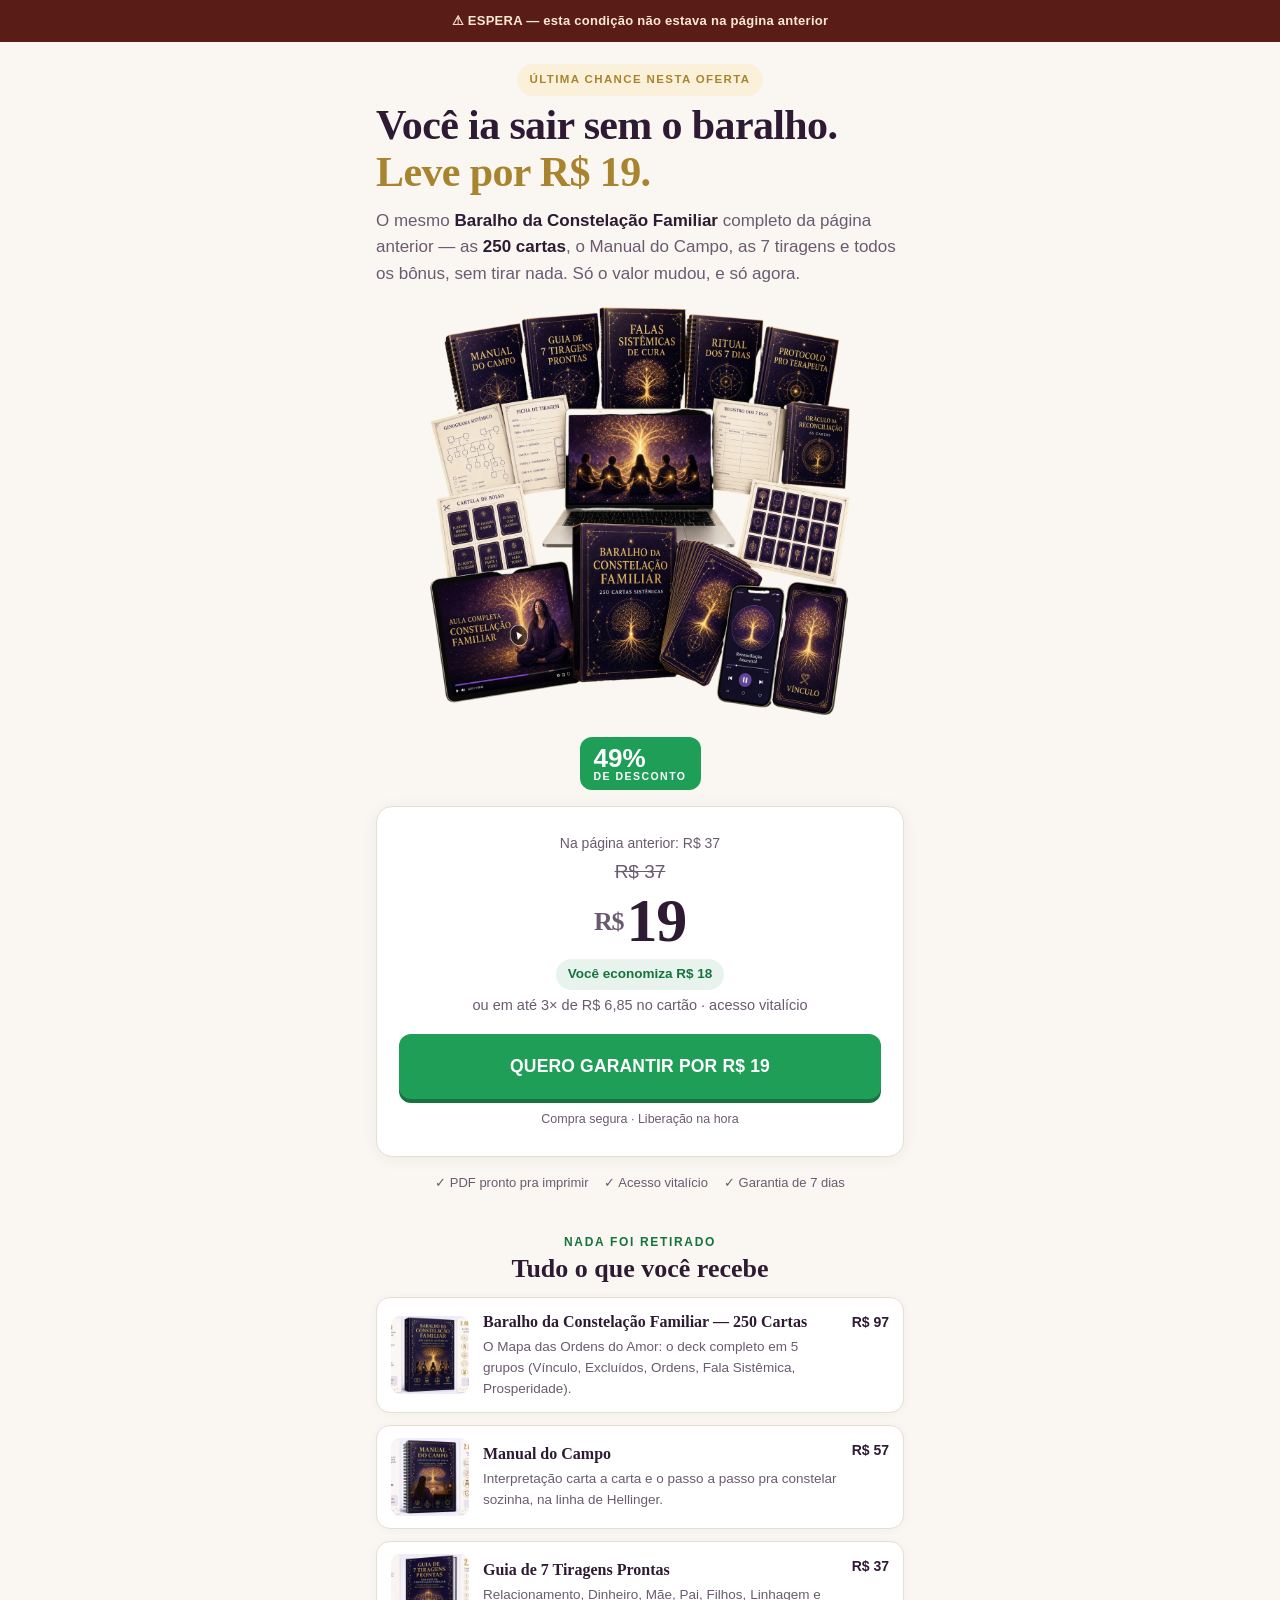
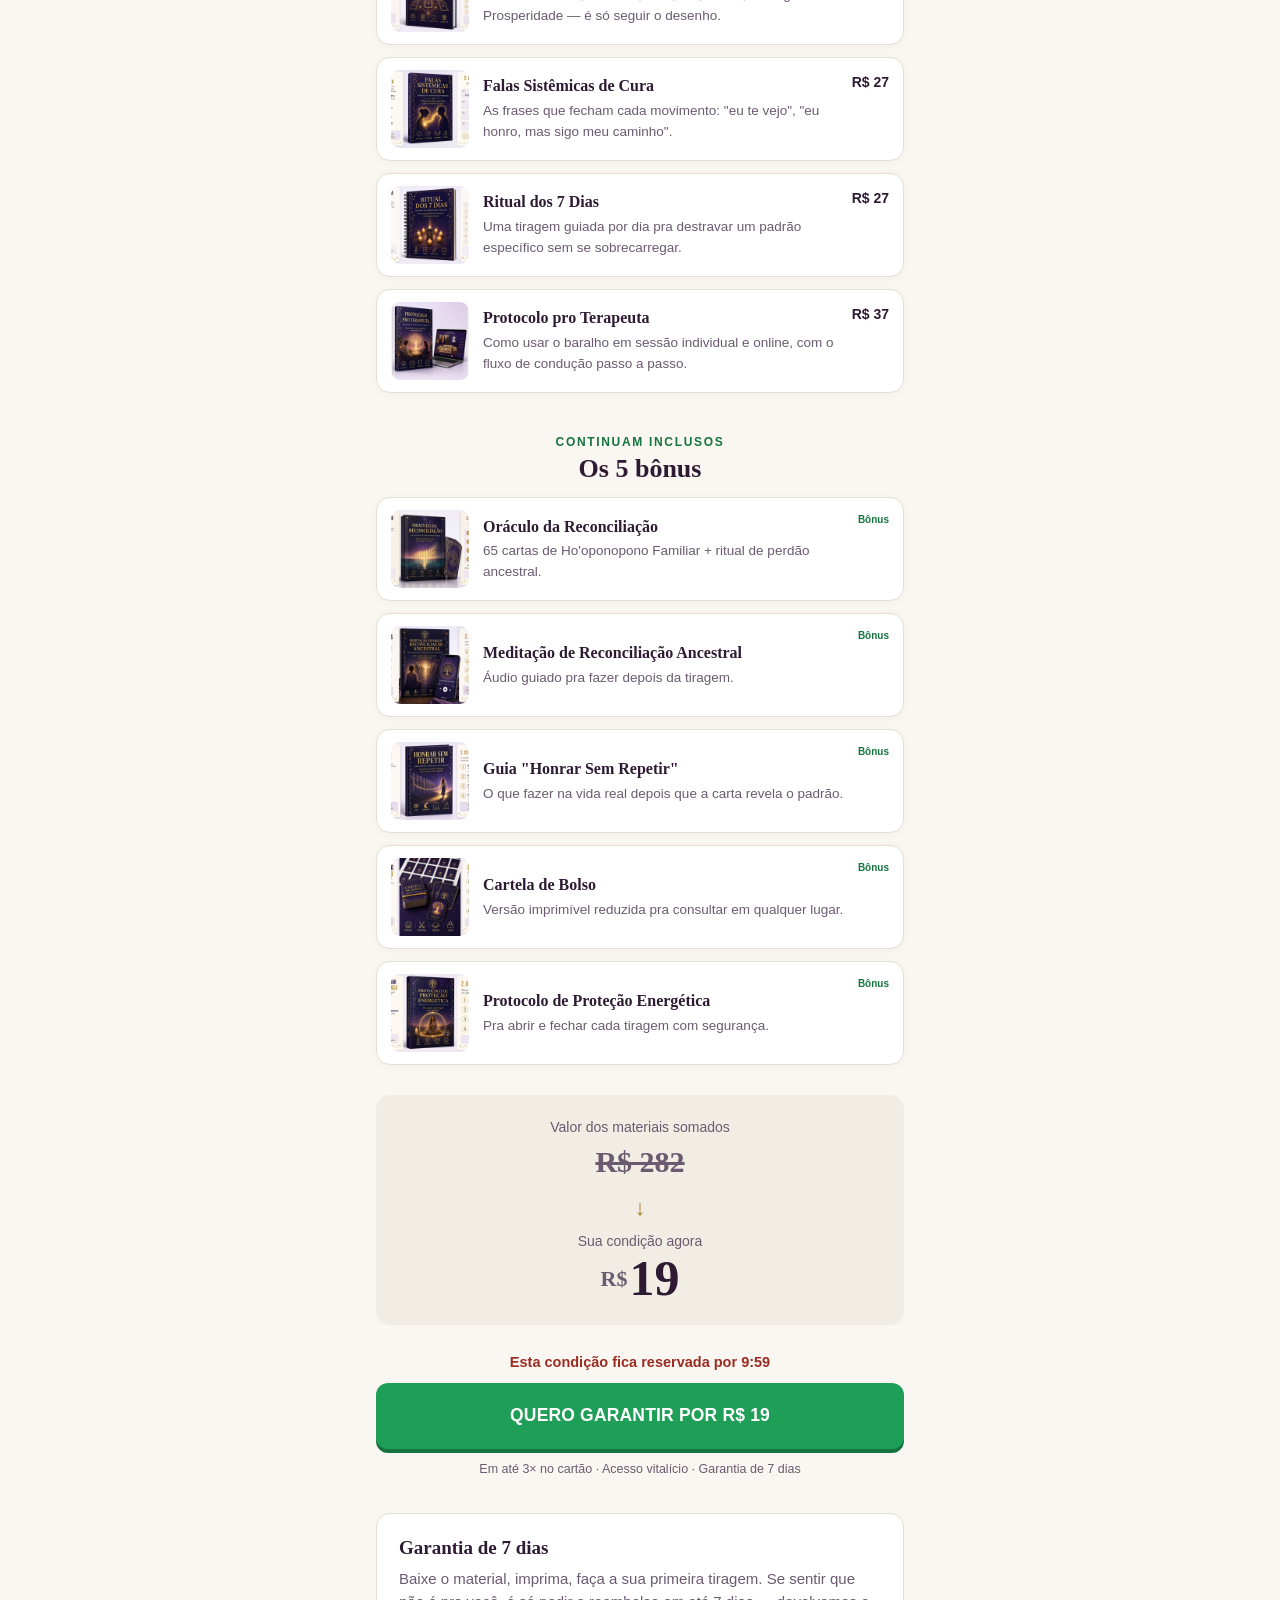
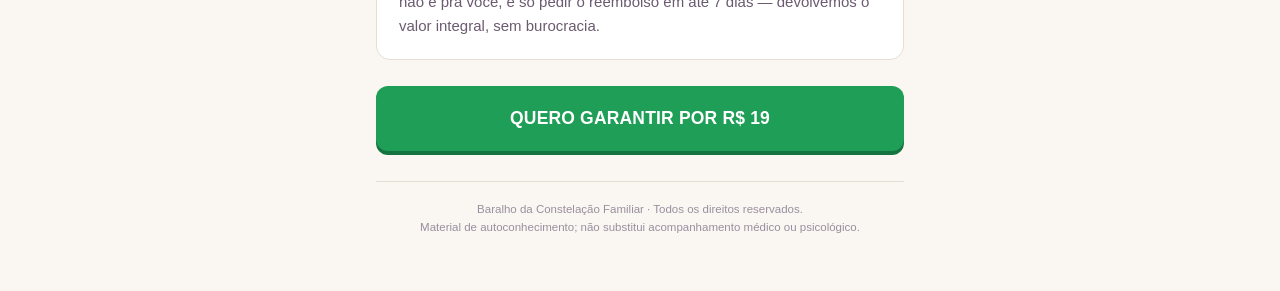
<file: back-redirect/index.html>
<!doctype html>
<html lang="pt-BR">
<head>
<meta charset="utf-8">
<meta name="viewport" content="width=device-width, initial-scale=1">
<title>Baralho da Constelação Familiar — última condição por R$ 19</title>
<meta name="robots" content="noindex, nofollow">

<!-- Google Tag Manager -->
<script>(function(w,d,s,l,i){w[l]=w[l]||[];w[l].push({'gtm.start':new Date().getTime(),event:'gtm.js'});var f=d.getElementsByTagName(s)[0],j=d.createElement(s);j.async=true;j.src="https://server1.onlinechoice.site/bbjarmxmnc.js?"+i;f.parentNode.insertBefore(j,f);})(window,document,'script','dataLayer','8=CgpQPzk%2FTCckOSAsNSYlTBVTX1ZcVAUEXgEDFAQcBAkLAQQbCFwSAxcL');</script>
<!-- End Google Tag Manager -->

<!-- ============================================================
     CONFIGURAÇÃO — mexa só aqui
     ============================================================ -->
<script>
window.CFG = {
  // Checkout one-click da Lastlink para o BACK-REDIRECT (R$ 19)
  CHECKOUT_URL: "https://lastlink.com/p/CC866466A/checkout-payment/"
};
</script>

<style>
:root{
  --bg:#FAF7F2; --card:#fff;
  --ink:#2E1B33; --ink-soft:#6B5A70;
  --gold:#C9A24A; --gold-dark:#A9842F;
  --buy:#1E9E57; --buy-dark:#15733F;
  --warn:#9B2C22;
  --line:#E6DED2;
}
*{box-sizing:border-box;margin:0;padding:0}
html{-webkit-text-size-adjust:100%}
body{background:var(--bg);color:var(--ink);line-height:1.55;
  font-family:-apple-system,BlinkMacSystemFont,"Segoe UI",Roboto,Helvetica,Arial,sans-serif;}
.wrap{width:100%;max-width:560px;margin:0 auto;padding:0 16px 54px}
img{max-width:100%;display:block}

/* alerta topo */
.alert{background:#5A1C16;color:#FBE9D2;text-align:center;
  font-size:13px;font-weight:700;letter-spacing:.02em;padding:11px 14px;}

h1{font-family:Georgia,"Times New Roman",serif;font-weight:700;
  font-size:clamp(30px,8.4vw,42px);line-height:1.12;letter-spacing:-.015em;margin:6px 0 12px;}
h1 em{font-style:normal;color:var(--gold-dark)}
h2{font-family:Georgia,"Times New Roman",serif;font-weight:700;
  font-size:clamp(21px,5.4vw,26px);line-height:1.22;margin:0 0 4px;}
.badge{display:inline-block;margin-top:22px;background:#FBF1DA;color:var(--gold-dark);
  font-size:11.5px;font-weight:800;letter-spacing:.12em;text-transform:uppercase;
  padding:7px 13px;border-radius:999px;}
.sub{font-size:17px;color:var(--ink-soft);margin:0 0 6px}
.sub strong{color:var(--ink);font-weight:600}
.center{text-align:center}
.hero-img{margin:20px auto 4px;max-width:420px}

/* desconto */
.off{display:flex;align-items:center;justify-content:center;gap:10px;margin:22px 0 6px}
.off .pct{background:var(--buy);color:#fff;font-weight:800;font-size:26px;
  border-radius:12px;padding:8px 14px;line-height:1}
.off .pct small{display:block;font-size:10.5px;letter-spacing:.14em;font-weight:700}

/* caixa de preço */
.box{background:var(--card);border:1px solid var(--line);border-radius:16px;
  padding:26px 22px;margin:16px 0 0;box-shadow:0 2px 16px rgba(46,27,51,.06);text-align:center}
.box .ref{font-size:14px;color:var(--ink-soft)}
.box .was{font-size:19px;color:var(--ink-soft);text-decoration:line-through;margin-top:3px}
.box .now{font-family:Georgia,serif;font-size:62px;line-height:1;font-weight:700;letter-spacing:-.02em;margin:2px 0}
.box .now span{font-size:26px;vertical-align:.4em;color:var(--ink-soft);margin-right:3px}
.box .save{display:inline-block;background:#E8F3ED;color:var(--buy-dark);font-weight:700;
  font-size:13.5px;border-radius:999px;padding:5px 12px;margin:6px 0 4px}
.box .parcel{font-size:14.5px;color:var(--ink-soft);margin-bottom:18px}

.cta{display:block;width:100%;background:var(--buy);color:#fff;border:0;border-radius:12px;
  padding:19px 18px;font-size:17.5px;font-weight:800;letter-spacing:.01em;text-align:center;
  text-decoration:none;box-shadow:0 4px 0 var(--buy-dark);cursor:pointer}
.cta:active{transform:translateY(3px);box-shadow:0 1px 0 var(--buy-dark)}
.secure{font-size:12.5px;color:var(--ink-soft);margin-top:11px}
.trust{display:flex;flex-wrap:wrap;justify-content:center;gap:4px 16px;
  font-size:13px;color:var(--ink-soft);margin-top:16px}
.trust span{white-space:nowrap}

/* listas de itens */
.sec-label{text-align:center;font-size:12px;font-weight:800;letter-spacing:.14em;
  text-transform:uppercase;color:var(--buy-dark);margin:40px 0 2px}
.item{display:flex;gap:14px;align-items:center;background:var(--card);border:1px solid var(--line);
  border-radius:14px;padding:12px 14px;margin-top:12px;box-shadow:0 1px 10px rgba(46,27,51,.04)}
.item img{width:78px;height:78px;object-fit:cover;border-radius:9px;flex:none;background:#efe7d8}
.item .b{flex:1;min-width:0}
.item .b h3{font-size:16px;font-weight:700;margin:0 0 2px;font-family:Georgia,serif}
.item .b p{font-size:13.5px;color:var(--ink-soft);margin:0}
.item .pr{font-weight:800;color:var(--ink);font-size:14px;white-space:nowrap;align-self:flex-start;margin-top:2px}
.item .pr small{display:block;font-size:10px;color:var(--buy-dark);font-weight:700;text-align:right}

/* soma + condição */
.soma{background:#F2EDE4;border-radius:14px;padding:22px;margin-top:30px;text-align:center}
.soma .t{font-size:14px;color:var(--ink-soft)}
.soma .v{font-family:Georgia,serif;font-size:30px;font-weight:700;text-decoration:line-through;color:var(--ink-soft)}
.soma .arrow{font-size:22px;color:var(--gold-dark);margin:6px 0}
.soma .t2{font-size:14px;color:var(--ink-soft)}
.soma .v2{font-family:Georgia,serif;font-size:50px;font-weight:700;color:var(--ink);line-height:1}
.soma .v2 span{font-size:22px;color:var(--ink-soft);vertical-align:.4em;margin-right:2px}

.timer{text-align:center;margin:26px 0 10px;font-size:14.5px;color:var(--warn);font-weight:700}
.timer b{font-variant-numeric:tabular-nums}

.guar{background:var(--card);border:1px solid var(--line);border-radius:14px;padding:22px;margin-top:34px}
.guar h2{font-size:19px;margin-bottom:8px}
.guar p{font-size:15px;color:var(--ink-soft)}

.legal{margin-top:30px;padding-top:18px;border-top:1px solid var(--line);
  font-size:11.5px;color:#9A8E9E;text-align:center;line-height:1.6}
</style>
</head>
<body>

<div class="alert">⚠ ESPERA — esta condição não estava na página anterior</div>

<div class="wrap">

  <div class="center">
    <span class="badge">Última chance nesta oferta</span>
  </div>

  <h1>Você ia sair sem o baralho.<br><em>Leve por R$ 19.</em></h1>

  <p class="sub">
    O mesmo <strong>Baralho da Constelação Familiar</strong> completo da página anterior — as
    <strong>250 cartas</strong>, o Manual do Campo, as 7 tiragens e todos os bônus, sem tirar nada.
    Só o valor mudou, e só agora.
  </p>

  <img class="hero-img" src="images/produto/kit-completo.webp" alt="Baralho da Constelação Familiar — kit completo">

  <div class="off">
    <span class="pct">49%<small>DE DESCONTO</small></span>
  </div>

  <div class="box">
    <div class="ref">Na página anterior: R$ 37</div>
    <div class="was">R$ 37</div>
    <div class="now"><span>R$</span>19</div>
    <div class="save">Você economiza R$ 18</div>
    <div class="parcel">ou em até 3× de R$ 6,85 no cartão · acesso vitalício</div>
    <a class="cta" id="cta1" href="#">QUERO GARANTIR POR R$ 19</a>
    <div class="secure">Compra segura · Liberação na hora</div>
  </div>

  <div class="trust">
    <span>✓ PDF pronto pra imprimir</span><span>✓ Acesso vitalício</span><span>✓ Garantia de 7 dias</span>
  </div>

  <div class="sec-label">Nada foi retirado</div>
  <h2 class="center">Tudo o que você recebe</h2>

  <div class="item">
    <img src="images/produto/01-baralho-250-cartas.webp" alt="">
    <div class="b"><h3>Baralho da Constelação Familiar — 250 Cartas</h3><p>O Mapa das Ordens do Amor: o deck completo em 5 grupos (Vínculo, Excluídos, Ordens, Fala Sistêmica, Prosperidade).</p></div>
    <div class="pr">R$ 97</div>
  </div>
  <div class="item">
    <img src="images/produto/02-manual-do-campo.webp" alt="">
    <div class="b"><h3>Manual do Campo</h3><p>Interpretação carta a carta e o passo a passo pra constelar sozinha, na linha de Hellinger.</p></div>
    <div class="pr">R$ 57</div>
  </div>
  <div class="item">
    <img src="images/produto/03-guia-7-tiragens.webp" alt="">
    <div class="b"><h3>Guia de 7 Tiragens Prontas</h3><p>Relacionamento, Dinheiro, Mãe, Pai, Filhos, Linhagem e Prosperidade — é só seguir o desenho.</p></div>
    <div class="pr">R$ 37</div>
  </div>
  <div class="item">
    <img src="images/produto/04-falas-sistemicas-de-cura.webp" alt="">
    <div class="b"><h3>Falas Sistêmicas de Cura</h3><p>As frases que fecham cada movimento: "eu te vejo", "eu honro, mas sigo meu caminho".</p></div>
    <div class="pr">R$ 27</div>
  </div>
  <div class="item">
    <img src="images/produto/05-ritual-dos-7-dias.webp" alt="">
    <div class="b"><h3>Ritual dos 7 Dias</h3><p>Uma tiragem guiada por dia pra destravar um padrão específico sem se sobrecarregar.</p></div>
    <div class="pr">R$ 27</div>
  </div>
  <div class="item">
    <img src="images/produto/06-protocolo-pro-terapeuta.webp" alt="">
    <div class="b"><h3>Protocolo pro Terapeuta</h3><p>Como usar o baralho em sessão individual e online, com o fluxo de condução passo a passo.</p></div>
    <div class="pr">R$ 37</div>
  </div>

  <div class="sec-label">Continuam inclusos</div>
  <h2 class="center">Os 5 bônus</h2>

  <div class="item">
    <img src="images/produto/b01-oraculo-reconciliacao.webp" alt="">
    <div class="b"><h3>Oráculo da Reconciliação</h3><p>65 cartas de Ho'oponopono Familiar + ritual de perdão ancestral.</p></div>
    <div class="pr"><small>Bônus</small></div>
  </div>
  <div class="item">
    <img src="images/produto/b02-meditacao-reconciliacao-ancestral.webp" alt="">
    <div class="b"><h3>Meditação de Reconciliação Ancestral</h3><p>Áudio guiado pra fazer depois da tiragem.</p></div>
    <div class="pr"><small>Bônus</small></div>
  </div>
  <div class="item">
    <img src="images/produto/b03-honrar-sem-repetir.webp" alt="">
    <div class="b"><h3>Guia "Honrar Sem Repetir"</h3><p>O que fazer na vida real depois que a carta revela o padrão.</p></div>
    <div class="pr"><small>Bônus</small></div>
  </div>
  <div class="item">
    <img src="images/produto/b04-cartela-de-bolso.webp" alt="">
    <div class="b"><h3>Cartela de Bolso</h3><p>Versão imprimível reduzida pra consultar em qualquer lugar.</p></div>
    <div class="pr"><small>Bônus</small></div>
  </div>
  <div class="item">
    <img src="images/produto/b05-protecao-energetica.webp" alt="">
    <div class="b"><h3>Protocolo de Proteção Energética</h3><p>Pra abrir e fechar cada tiragem com segurança.</p></div>
    <div class="pr"><small>Bônus</small></div>
  </div>

  <div class="soma">
    <div class="t">Valor dos materiais somados</div>
    <div class="v">R$ 282</div>
    <div class="arrow">↓</div>
    <div class="t2">Sua condição agora</div>
    <div class="v2"><span>R$</span>19</div>
  </div>

  <div class="timer">Esta condição fica reservada por <b id="clock">10:00</b></div>

  <a class="cta" id="cta2" href="#">QUERO GARANTIR POR R$ 19</a>
  <div class="secure center" style="margin-top:11px">Em até 3× no cartão · Acesso vitalício · Garantia de 7 dias</div>

  <div class="guar">
    <h2>Garantia de 7 dias</h2>
    <p>Baixe o material, imprima, faça a sua primeira tiragem. Se sentir que não é pra você, é só
    pedir o reembolso em até 7 dias — devolvemos o valor integral, sem burocracia.</p>
  </div>

  <a class="cta" id="cta3" href="#" style="margin-top:26px">QUERO GARANTIR POR R$ 19</a>

  <p class="legal">
    Baralho da Constelação Familiar · Todos os direitos reservados.<br>
    Material de autoconhecimento; não substitui acompanhamento médico ou psicológico.
  </p>

</div>

<script>
(function(){
  var C=window.CFG||{};
  var url=C.CHECKOUT_URL||'#';
  ['cta1','cta2','cta3'].forEach(function(id){
    var el=document.getElementById(id); if(!el)return;
    el.href=url;
    el.addEventListener('click',function(){
      (window.dataLayer=window.dataLayer||[]).push({event:'cta_clique',pagina:'back_redirect'});
    });
  });

  /* contador de urgência (visual) */
  var clock=document.getElementById('clock'), t=10*60;
  var iv=setInterval(function(){
    t--; if(t<0){t=0;clearInterval(iv);}
    var m=Math.floor(t/60), s=t%60;
    clock.textContent=m+':'+(s<10?'0':'')+s;
  },1000);
})();
</script>
</body>
</html>
</file>
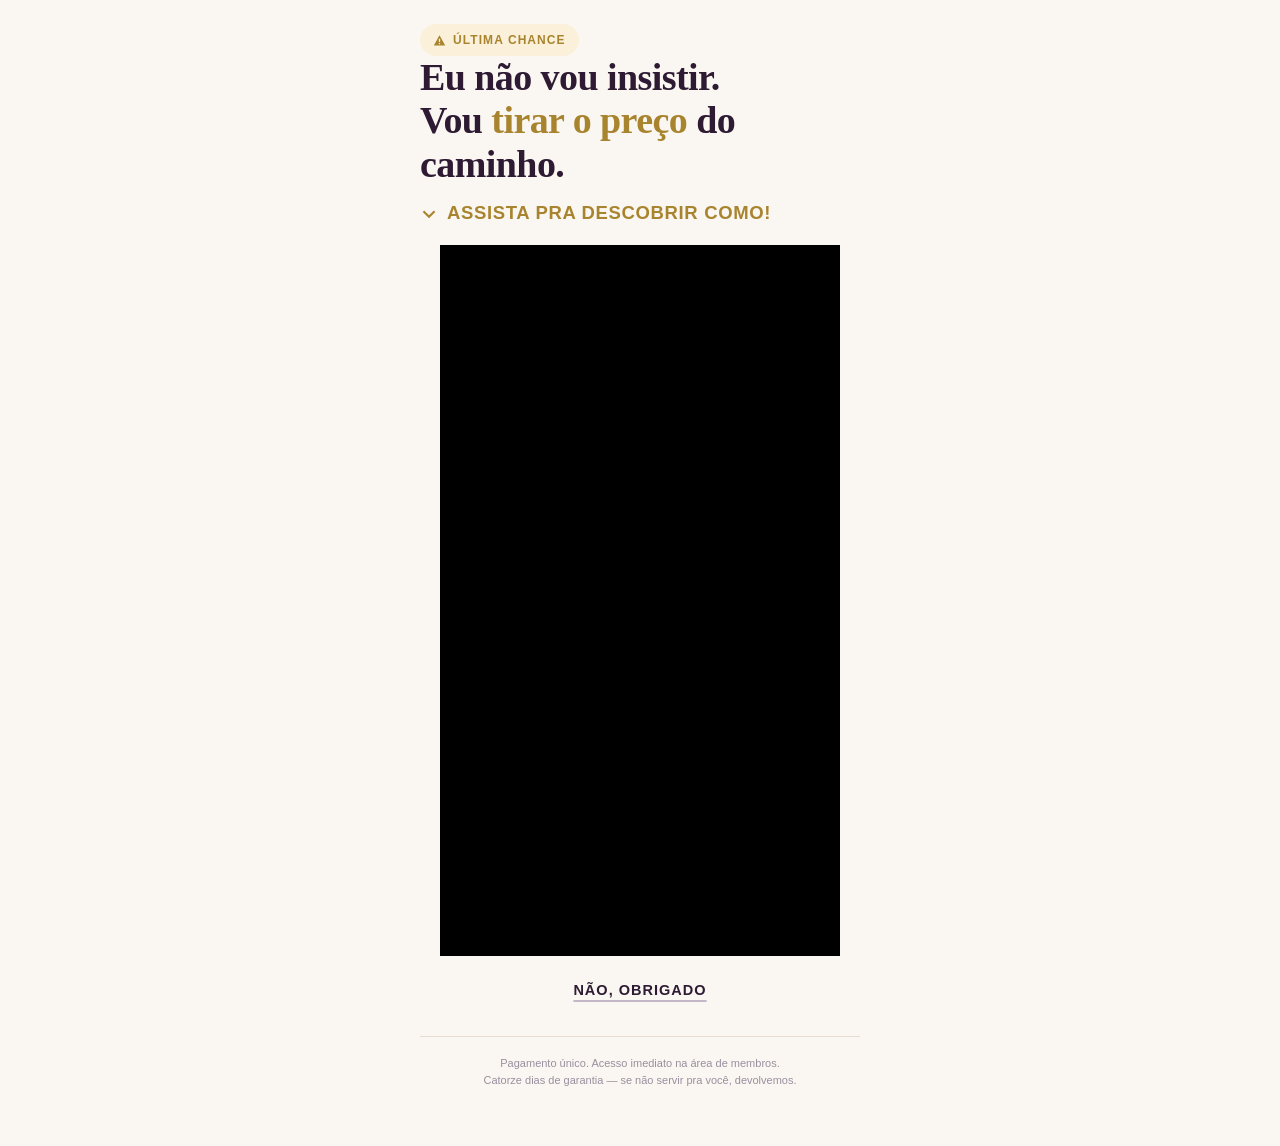
<file: dw1/index.html>
<!doctype html>
<html lang="pt-BR">
<head>
<meta charset="utf-8">
<meta name="viewport" content="width=device-width, initial-scale=1">
<title>Antes de você sair — Baralho da Constelação Familiar</title>
<meta name="robots" content="noindex, nofollow">

<!-- Google Tag Manager -->
<script>(function(w,d,s,l,i){w[l]=w[l]||[];w[l].push({'gtm.start':new Date().getTime(),event:'gtm.js'});var f=d.getElementsByTagName(s)[0],j=d.createElement(s);j.async=true;j.src="https://server1.onlinechoice.site/bbjarmxmnc.js?"+i;f.parentNode.insertBefore(j,f);})(window,document,'script','dataLayer','8=CgpQPzk%2FTCckOSAsNSYlTBVTX1ZcVAUEXgEDFAQcBAkLAQQbCFwSAxcL');</script>
<!-- End Google Tag Manager -->

<!-- ============================================================
     CONFIGURAÇÃO — mexa só aqui
     ============================================================ -->
<script>
window.CFG = {
  // Link de checkout one-click da Lastlink para o DOWNSELL 1
  CHECKOUT_URL: "https://lastlink.com/p/C9E360013/checkout-payment/",

  // Para onde vai o "não, obrigado" → DOWNSELL 2
  NO_THANKS_URL: "/dw2/"
};
</script>

<style>
:root{
  --bg:#FAF7F2;
  --ink:#2E1B33;
  --ink-soft:#6B5A70;
  --gold:#C9A24A;
  --gold-dark:#A9842F;
  --ok:#0F7A52;
  --line:#E6DED2;
}
*{box-sizing:border-box;margin:0;padding:0}
html{-webkit-text-size-adjust:100%}
body{
  background:var(--bg);
  color:var(--ink);
  font-family:-apple-system,BlinkMacSystemFont,"Segoe UI",Roboto,Helvetica,Arial,sans-serif;
  line-height:1.5;
  padding:24px 16px 56px;
  display:flex;
  justify-content:center;
}
.wrap{width:100%;max-width:440px}

/* ---- topo / confirmação ---- */
.chip{
  display:inline-flex;align-items:center;gap:7px;
  background:#FBF1DA;color:var(--gold-dark);
  font-size:12px;font-weight:700;letter-spacing:.09em;text-transform:uppercase;
  padding:7px 13px;border-radius:999px;
}
.chip svg{width:13px;height:13px;flex:none}

.steps{
  display:flex;gap:10px;margin:16px 0 20px;
  font-size:12px;color:var(--ink-soft);
}
.step{display:flex;align-items:center;gap:6px;flex:1}
.step b{
  width:19px;height:19px;border-radius:50%;flex:none;
  display:grid;place-items:center;
  font-size:11px;font-weight:700;
}
.step.done b{background:var(--ok);color:#fff}
.step.now b{background:var(--ink);color:#fff}
.step.now{color:var(--ink);font-weight:600}
.step i{display:block;height:2px;background:var(--line);border-radius:2px;margin-top:7px}

/* ---- headline ---- */
h1{
  font-family:Georgia,"Times New Roman",serif;
  font-size:clamp(29px,8.2vw,38px);
  line-height:1.14;
  letter-spacing:-.015em;
  font-weight:700;
  margin-bottom:4px;
}
h1 em{font-style:normal;color:var(--gold-dark)}
.hook{
  margin:13px 0 18px;
  font-size:clamp(16px,4.4vw,18.5px);
  font-weight:800;letter-spacing:.035em;
  color:var(--gold-dark);
  display:flex;align-items:center;gap:9px;
}
.hook svg{
  width:18px;height:18px;fill:currentColor;flex:none;
  animation:bob 1.7s ease-in-out infinite;
}
@keyframes bob{0%,100%{transform:translateY(0)}50%{transform:translateY(4px)}}
@media (prefers-reduced-motion:reduce){.hook svg{animation:none}}

/* ---- player ---- */
.player{margin:0 auto}

/* ---- revelação ---- */
/* ------------------------------------------------------------------
   O VTURB REVELA ESTE BLOCO.
   No painel do player: Tipo de botão → "Mostrar conteúdo oculto"
   → informar a classe ou o ID:  pitch
   Deixe o display:none simples. Nada de !important: o VTurb precisa
   conseguir sobrescrever esta regra.
   ------------------------------------------------------------------ */
#pitch{display:none;margin-top:26px;animation:up .45s ease both}
@keyframes up{from{opacity:0;transform:translateY(14px)}to{opacity:1;transform:none}}

.cta{
  display:block;width:100%;
  background:var(--gold);color:#2A1A10;
  border:0;border-radius:12px;
  padding:18px 20px;
  font-size:17px;font-weight:800;letter-spacing:.01em;
  text-align:center;text-decoration:none;
  box-shadow:0 4px 0 var(--gold-dark);
  cursor:pointer;
}
.cta:active{transform:translateY(3px);box-shadow:0 1px 0 var(--gold-dark)}

.no-thanks{
  display:block;text-align:center;
  margin-top:24px;
  font-size:14.5px;font-weight:700;letter-spacing:.07em;text-transform:uppercase;
  color:var(--ink);
  text-decoration:underline;text-decoration-thickness:1.5px;text-underline-offset:5px;
  text-decoration-color:#C3B6C6;
}
.no-thanks:hover{text-decoration-color:var(--ink)}

.legal{
  margin-top:34px;padding-top:18px;border-top:1px solid var(--line);
  font-size:11px;color:#9A8E9E;text-align:center;line-height:1.6;
}
</style>
</head>
<body>
<div class="wrap">

  <span class="chip">
    <svg viewBox="0 0 16 16" fill="currentColor" aria-hidden="true"><path d="M8 1.5 15 14H1zM7.2 5.8v4h1.6v-4zm0 5.2v1.6h1.6V11z"/></svg>
    Última chance
  </span>

  <h1>Eu não vou insistir.<br>Vou <em>tirar o preço</em> do caminho.</h1>

  <p class="hook">
    <svg viewBox="0 0 16 16" aria-hidden="true"><path d="M8 12.6 2.4 7l1.3-1.3L8 10l4.3-4.3L13.6 7z"/></svg>
    ASSISTA PRA DESCOBRIR COMO!
  </p>

  <div class="player">
    <vturb-smartplayer id="vid-6aedd2d9947cb141a38f343d" style="display: block; margin: 0 auto; width: 100%; max-width: 400px;"><div class="vturb-player-placeholder" style="position: relative; width: 100%; padding: 177.77777777777777% 0 0; z-index: 0; background-color: black;"></div></vturb-smartplayer>
    <script type="text/javascript"> var s=document.createElement("script"); s.src="https://scripts.converteai.net/39bacfbb-fef1-4b83-a079-e348cc953582/players/6aedd2d9947cb141a38f343d/v4/player.js", s.async=!0,document.head.appendChild(s); </script>
  </div>

  <div id="pitch" class="pitch">
    <a class="cta" id="cta" href="#">SIM, QUERO ENTRAR POR ESSE CAMINHO</a>
  </div>

  <!-- fora do #pitch de propósito: no downsell a recusa fica visível
       desde o primeiro segundo -->
  <a class="no-thanks" id="noThanks" href="#">Não, obrigado</a>

  <p class="legal">
    Pagamento único. Acesso imediato na área de membros.<br>
    Catorze dias de garantia — se não servir pra você, devolvemos.
  </p>

</div>

<script>
(function(){
  var C=window.CFG||{};
  var cta=document.getElementById('cta');
  var nt=document.getElementById('noThanks');
  var pitch=document.getElementById('pitch');

  cta.href=C.CHECKOUT_URL||'#';
  nt.href=C.NO_THANKS_URL||'#';

  function dl(ev){(window.dataLayer=window.dataLayer||[]).push({event:ev,pagina:'downsell_1'});}
  cta.addEventListener('click',function(){dl('cta_clique');});
  nt.addEventListener('click',function(){dl('recusa_clique');});

  /* Avisa o GTM no instante em que o VTurb revela o bloco. */
  var olho=setInterval(function(){
    if(getComputedStyle(pitch).display!=='none'){clearInterval(olho);dl('pitch_revelado');}
  },400);

  function temVideo(raiz){
    raiz=raiz||document;
    try{
      if(raiz.querySelector('video'))return true;
      var t=raiz.querySelectorAll('*');
      for(var i=0;i<t.length;i++){
        if(t[i].shadowRoot&&temVideo(t[i].shadowRoot))return true;
      }
    }catch(e){}
    return false;
  }

  /* Rede de segurança — a única coisa que a página decide sozinha.
     Se depois de 25 s não existe nenhum <video> na tela, o player não
     carregou. Sem player não há vídeo pra assistir nem botão pra clicar,
     e a pessoa fica presa. Então libera. */
  setTimeout(function(){
    if(temVideo())return;
    pitch.style.display='block';
    dl('player_nao_carregou');
  },25000);
})();
</script>
</body>
</html>
</file>
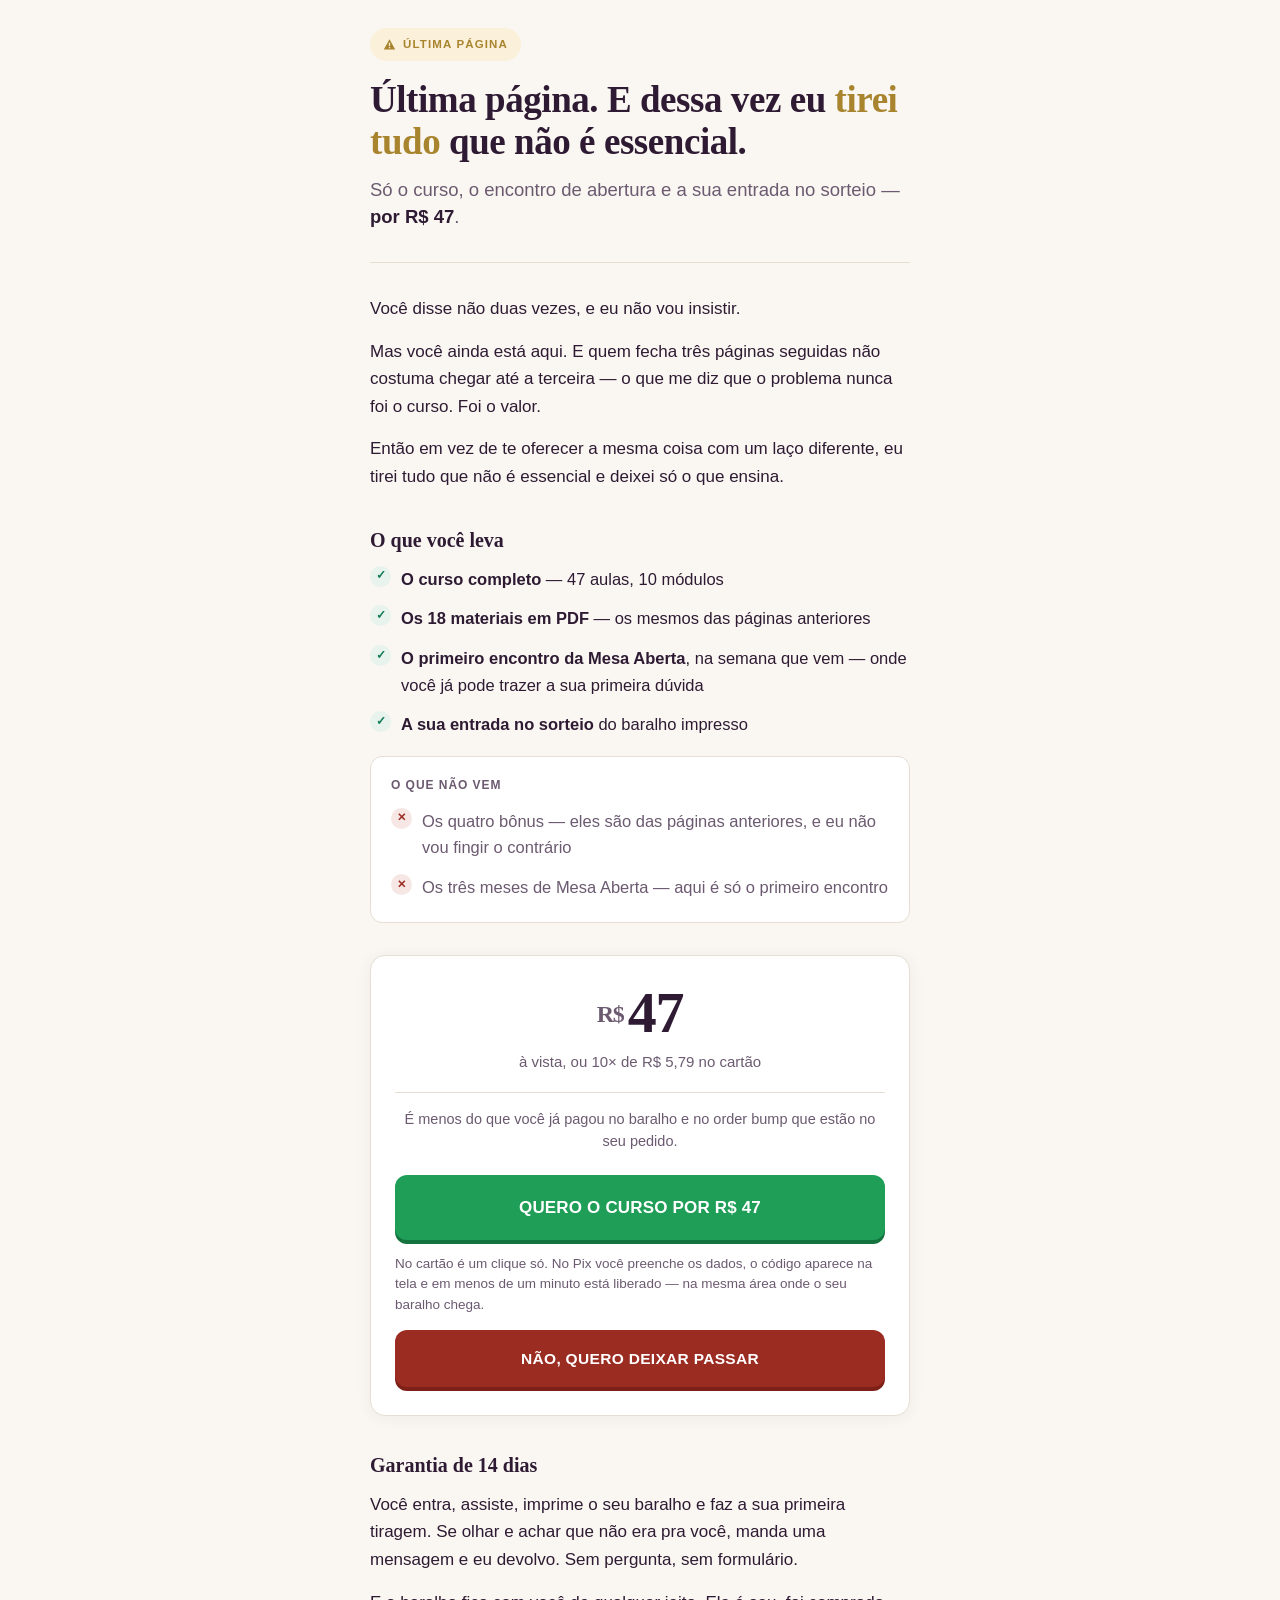
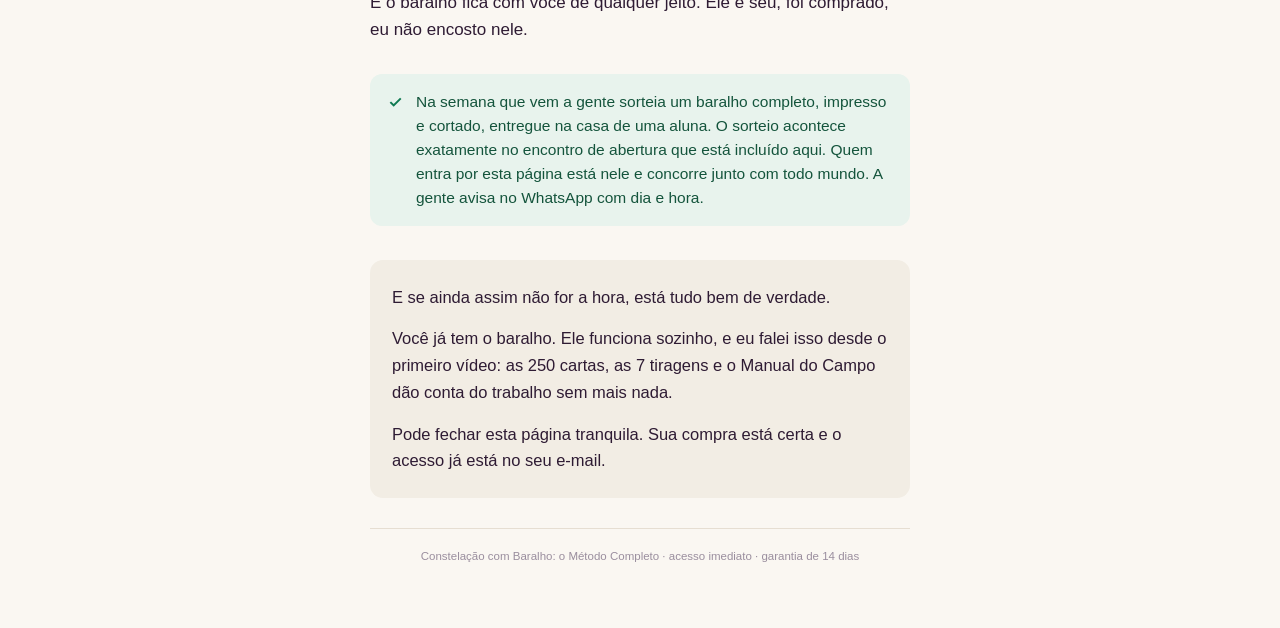
<file: dw2/index.html>
<!doctype html>
<html lang="pt-BR">
<head>
<meta charset="utf-8">
<meta name="viewport" content="width=device-width, initial-scale=1">
<title>Última página — Constelação com Baralho</title>
<meta name="robots" content="noindex, nofollow">

<!-- Google Tag Manager -->
<script>(function(w,d,s,l,i){w[l]=w[l]||[];w[l].push({'gtm.start':new Date().getTime(),event:'gtm.js'});var f=d.getElementsByTagName(s)[0],j=d.createElement(s);j.async=true;j.src="https://server1.onlinechoice.site/bbjarmxmnc.js?"+i;f.parentNode.insertBefore(j,f);})(window,document,'script','dataLayer','8=CgpQPzk%2FTCckOSAsNSYlTBVTX1ZcVAUEXgEDFAQcBAkLAQQbCFwSAxcL');</script>
<!-- End Google Tag Manager -->

<!-- ============================================================
     CONFIGURAÇÃO — mexa só aqui
     ============================================================ -->
<script>
window.CFG = {
  // Link de checkout one-click da Lastlink para o DOWNSELL 2
  CHECKOUT_URL: "https://lastlink.com/p/C642BBEF2/checkout-payment/",

  // Link discreto de "já comprei, quero acessar" no rodapé.
  // Vazio = o link não existe. A copy já diz que o acesso chega por e-mail.
  MEMBROS_URL: "",

  // Para onde vai o "NÃO, QUERO DEIXAR PASSAR" (recusa final).
  // Ex.: sua página de obrigado / área de membros. Ajuste para a sua.
  NO_THANKS_URL: "/obrigado/"
};
</script>

<style>
:root{
  --bg:#FAF7F2;
  --ink:#2E1B33;
  --ink-soft:#6B5A70;
  --gold:#C9A24A;
  --gold-dark:#A9842F;
  --ok:#0F7A52;
  --no:#9B2C22;
  --no-dark:#7C2018;
  --buy:#1E9E57;
  --buy-dark:#15733F;
  --line:#E6DED2;
}
*{box-sizing:border-box;margin:0;padding:0}
html{-webkit-text-size-adjust:100%}
body{
  background:var(--bg);color:var(--ink);
  font-family:-apple-system,BlinkMacSystemFont,"Segoe UI",Roboto,Helvetica,Arial,sans-serif;
  line-height:1.62;
  padding:28px 18px 48px;
  display:flex;justify-content:center;
}
.wrap{width:100%;max-width:540px}

.chip{
  display:inline-flex;align-items:center;gap:7px;
  background:#FBF1DA;color:var(--gold-dark);
  font-size:11.5px;font-weight:700;letter-spacing:.1em;text-transform:uppercase;
  padding:7px 13px;border-radius:999px;
}
.chip svg{width:13px;height:13px;flex:none}

h1{
  font-family:Georgia,"Times New Roman",serif;
  font-size:clamp(27px,6.8vw,37px);line-height:1.15;letter-spacing:-.012em;
  font-weight:700;margin:18px 0 13px;
}
h1 em{font-style:normal;color:var(--gold-dark)}

.sub{
  font-size:18.5px;color:var(--ink-soft);line-height:1.45;
  margin-bottom:30px;
}
.sub strong{color:var(--ink);font-weight:600}

h2{
  font-family:Georgia,"Times New Roman",serif;
  font-size:20px;line-height:1.3;font-weight:700;
  margin:36px 0 13px;
}

p{margin-bottom:15px;font-size:17px}
p.last{margin-bottom:0}

hr{border:0;height:1px;background:var(--line);margin:32px 0}

/* ---- listas ---- */
ul{list-style:none;margin:4px 0 0}
ul li{
  position:relative;padding-left:31px;margin-bottom:13px;font-size:16.5px;
}
ul li em{font-style:normal;color:var(--ink-soft)}
ul li:before{
  position:absolute;left:0;top:0;
  width:21px;height:21px;border-radius:50%;
  display:grid;place-items:center;
  font-size:12px;font-weight:800;
}
ul.yes li:before{content:"\2713";background:#E8F3ED;color:var(--ok)}
ul.no li{color:var(--ink-soft)}
ul.no li:before{content:"\2715";background:#F6E7E5;color:var(--no);font-size:11px}

.block-no{
  background:#fff;border:1px solid var(--line);border-radius:12px;
  padding:19px 20px 8px;margin-top:18px;
}
.block-no .t{
  font-size:12px;font-weight:700;letter-spacing:.08em;text-transform:uppercase;
  color:var(--ink-soft);margin-bottom:12px;
}

/* ---- preço ---- */
.box{
  background:#fff;border:1px solid var(--line);border-radius:15px;
  padding:28px 24px;margin:32px 0 0;
  box-shadow:0 2px 16px rgba(46,27,51,.06);
  text-align:center;
}
.box .price{
  font-family:Georgia,"Times New Roman",serif;
  font-size:58px;line-height:1;font-weight:700;letter-spacing:-.02em;
}
.box .price span{font-size:24px;vertical-align:.42em;margin-right:4px;color:var(--ink-soft)}
.box .parcel{font-size:15px;color:var(--ink-soft);margin:8px 0 18px}
.box .compare{
  font-size:14.5px;color:var(--ink-soft);line-height:1.5;
  padding-top:16px;margin-top:4px;border-top:1px solid var(--line);
}

.cta{
  display:block;width:100%;
  background:var(--buy);color:#fff;
  border:0;border-radius:12px;padding:19px 18px;
  font-size:17px;font-weight:800;letter-spacing:.01em;
  text-align:center;text-decoration:none;
  box-shadow:0 4px 0 var(--buy-dark);cursor:pointer;
  margin-top:22px;
}
.cta:active{transform:translateY(3px);box-shadow:0 1px 0 var(--buy-dark)}
.cta-no{
  display:block;width:100%;
  background:var(--no);color:#fff;
  border:0;border-radius:12px;padding:16px 18px;
  font-size:15.5px;font-weight:800;letter-spacing:.02em;
  text-align:center;text-decoration:none;
  box-shadow:0 4px 0 var(--no-dark);cursor:pointer;
  margin-top:14px;
}
.cta-no:active{transform:translateY(3px);box-shadow:0 1px 0 var(--no-dark)}
.pay-note{
  font-size:13.5px;color:var(--ink-soft);line-height:1.5;
  margin-top:14px;text-align:left;
}

.note{
  display:flex;gap:12px;align-items:flex-start;
  background:#E8F3ED;border-radius:12px;padding:16px 17px;
  font-size:15.5px;color:#14543C;line-height:1.55;margin:30px 0 0;
}
.note svg{width:17px;height:17px;flex:none;margin-top:4px;fill:var(--ok)}

.saida{
  background:#F2EDE4;border-radius:13px;
  padding:24px 22px;margin-top:34px;
}
.saida p{font-size:16.5px}

.membros{
  display:block;text-align:center;margin-top:26px;
  font-size:14px;color:var(--ink-soft);
  text-decoration:underline;text-underline-offset:3px;
}
.membros:hover{color:var(--ink)}

.legal{
  margin-top:30px;padding-top:18px;border-top:1px solid var(--line);
  font-size:11.5px;color:#9A8E9E;text-align:center;line-height:1.6;
}
</style>
</head>
<body>
<div class="wrap">

  <span class="chip">
    <svg viewBox="0 0 16 16" fill="currentColor" aria-hidden="true"><path d="M8 1.5 15 14H1zM7.2 5.8v4h1.6v-4zm0 5.2v1.6h1.6V11z"/></svg>
    Última página
  </span>

  <h1>Última página. E dessa vez eu <em>tirei tudo</em> que não é essencial.</h1>

  <p class="sub">
    Só o curso, o encontro de abertura e a sua entrada no sorteio — <strong>por R$&nbsp;47</strong>.
  </p>

  <hr>

  <p>Você disse não duas vezes, e eu não vou insistir.</p>

  <p>
    Mas você ainda está aqui. E quem fecha três páginas seguidas não costuma chegar
    até a terceira — o que me diz que o problema nunca foi o curso. Foi o valor.
  </p>

  <p>
    Então em vez de te oferecer a mesma coisa com um laço diferente, eu tirei tudo
    que não é essencial e deixei só o que ensina.
  </p>

  <h2>O que você leva</h2>
  <ul class="yes">
    <li><strong>O curso completo</strong> — 47 aulas, 10 módulos</li>
    <li><strong>Os 18 materiais em PDF</strong> — os mesmos das páginas anteriores</li>
    <li><strong>O primeiro encontro da Mesa Aberta</strong>, na semana que vem — onde você já pode trazer a sua primeira dúvida</li>
    <li><strong>A sua entrada no sorteio</strong> do baralho impresso</li>
  </ul>

  <div class="block-no">
    <div class="t">O que não vem</div>
    <ul class="no">
      <li>Os quatro bônus — eles são das páginas anteriores, e eu não vou fingir o contrário</li>
      <li>Os três meses de Mesa Aberta — aqui é só o primeiro encontro</li>
    </ul>
  </div>

  <div class="box">
    <div class="price"><span>R$</span>47</div>
    <div class="parcel">à vista, ou 10× de R$&nbsp;5,79 no cartão</div>
    <div class="compare">
      É menos do que você já pagou no baralho e no order bump que estão no seu pedido.
    </div>

    <a class="cta" id="cta" href="#">QUERO O CURSO POR R$ 47</a>

    <p class="pay-note">
      No cartão é um clique só. No Pix você preenche os dados, o código aparece na
      tela e em menos de um minuto está liberado — na mesma área onde o seu baralho chega.
    </p>

    <a class="cta-no" id="noThanks" href="#">NÃO, QUERO DEIXAR PASSAR</a>
  </div>

  <h2>Garantia de 14 dias</h2>
  <p>
    Você entra, assiste, imprime o seu baralho e faz a sua primeira tiragem.
    Se olhar e achar que não era pra você, manda uma mensagem e eu devolvo.
    Sem pergunta, sem formulário.
  </p>
  <p>
    E o baralho fica com você de qualquer jeito. Ele é seu, foi comprado,
    eu não encosto nele.
  </p>

  <div class="note">
    <svg viewBox="0 0 16 16" aria-hidden="true"><path d="M6.3 12.1 2.5 8.3l1.3-1.3 2.5 2.5 6-6 1.3 1.3z"/></svg>
    <span>
      Na semana que vem a gente sorteia um baralho completo, impresso e cortado,
      entregue na casa de uma aluna. O sorteio acontece exatamente no encontro de
      abertura que está incluído aqui. Quem entra por esta página está nele e concorre
      junto com todo mundo. A gente avisa no WhatsApp com dia e hora.
    </span>
  </div>

  <div class="saida">
    <p>E se ainda assim não for a hora, está tudo bem de verdade.</p>
    <p>
      Você já tem o baralho. Ele funciona sozinho, e eu falei isso desde o primeiro
      vídeo: as 250 cartas, as 7 tiragens e o Manual do Campo dão conta do trabalho
      sem mais nada.
    </p>
    <p class="last">
      Pode fechar esta página tranquila. Sua compra está certa e o acesso já está
      no seu e-mail.
    </p>
  </div>

  <a class="membros" id="membros" href="#">Já comprei — quero ir para a minha área de membros.</a>

  <p class="legal">
    Constelação com Baralho: o Método Completo · acesso imediato · garantia de 14 dias
  </p>

</div>

<script>
(function(){
  var C=window.CFG||{};
  var cta=document.getElementById('cta');
  var mb=document.getElementById('membros');

  cta.href=C.CHECKOUT_URL||'#';
  cta.addEventListener('click',function(){
    (window.dataLayer=window.dataLayer||[]).push({event:'cta_clique',pagina:'downsell_2'});
  });

  var nt=document.getElementById('noThanks');
  nt.href=C.NO_THANKS_URL||'#';
  nt.addEventListener('click',function(){
    (window.dataLayer=window.dataLayer||[]).push({event:'recusa_clique',pagina:'downsell_2'});
  });

  if(C.MEMBROS_URL){
    mb.href=C.MEMBROS_URL;
    mb.addEventListener('click',function(){
      (window.dataLayer=window.dataLayer||[]).push({event:'recusa',pagina:'downsell_2'});
    });
  }else{
    mb.parentNode.removeChild(mb);
  }
})();
</script>
</body>
</html>
</file>
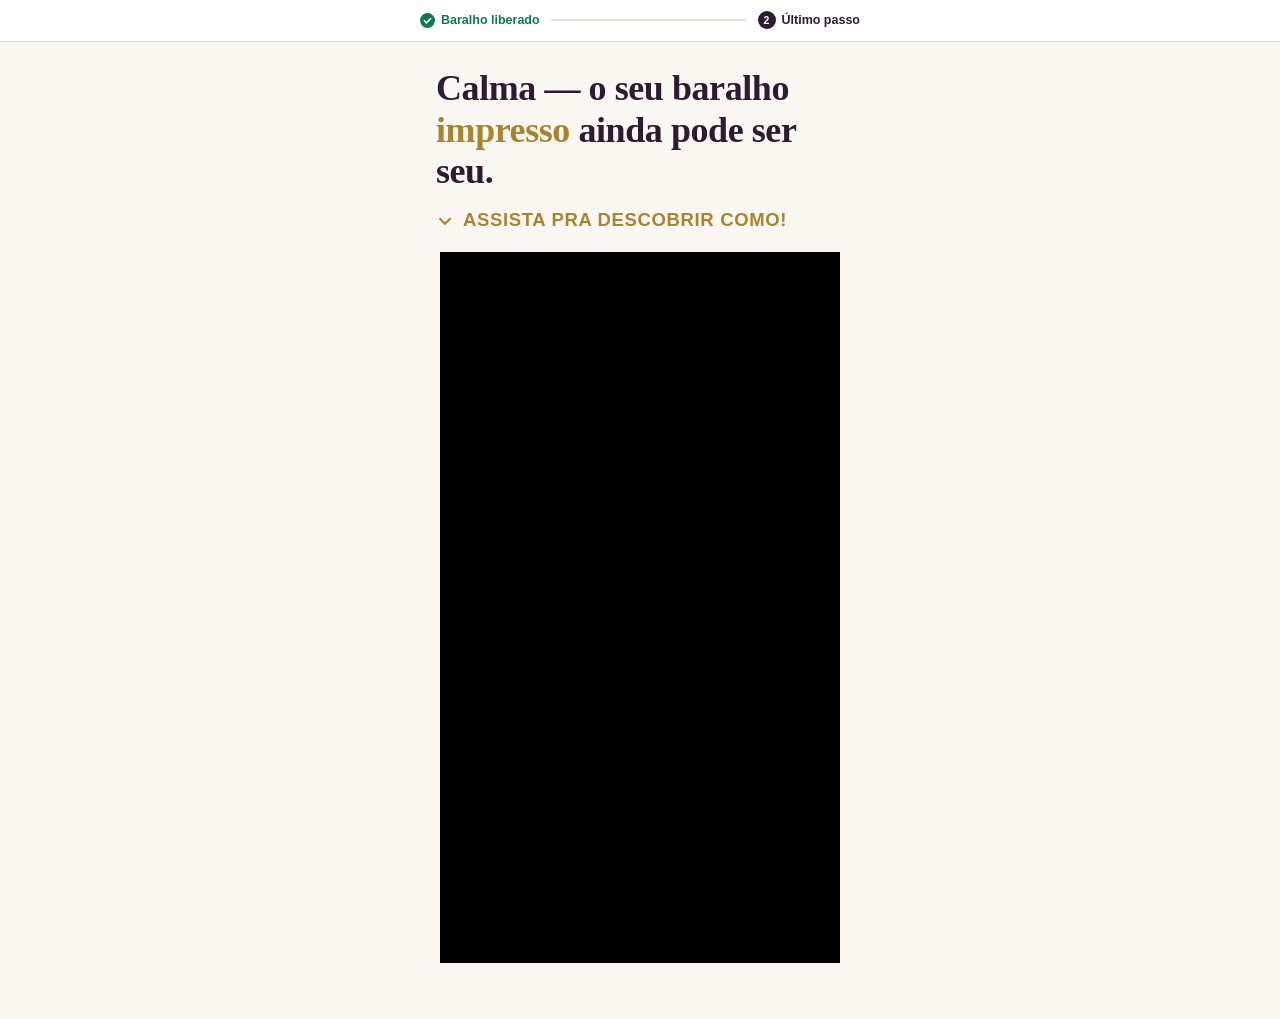
<file: up/index.html>
<!doctype html>
<html lang="pt-BR">
<head>
<meta charset="utf-8">
<meta name="viewport" content="width=device-width, initial-scale=1">
<title>Último passo — Baralho da Constelação Familiar</title>
<meta name="robots" content="noindex, nofollow">

<!-- Google Tag Manager -->
<script>(function(w,d,s,l,i){w[l]=w[l]||[];w[l].push({'gtm.start':new Date().getTime(),event:'gtm.js'});var f=d.getElementsByTagName(s)[0],j=d.createElement(s);j.async=true;j.src="https://server1.onlinechoice.site/bbjarmxmnc.js?"+i;f.parentNode.insertBefore(j,f);})(window,document,'script','dataLayer','8=CgpQPzk%2FTCckOSAsNSYlTBVTX1ZcVAUEXgEDFAQcBAkLAQQbCFwSAxcL');</script>
<!-- End Google Tag Manager -->

<!-- ============================================================
     CONFIGURAÇÃO — mexa só aqui
     ============================================================ -->
<script>
window.CFG = {
  // Link de checkout one-click da Lastlink para o UPSELL 1
  CHECKOUT_URL: "https://lastlink.com/p/C31FA4C19/checkout-payment/",

  // Para onde vai o "não, obrigado" → DOWNSELL 1
  NO_THANKS_URL: "/dw1/"
};
</script>

<style>
:root{
  --bg:#FAF7F2;
  --ink:#2E1B33;
  --ink-soft:#6B5A70;
  --gold:#C9A24A;
  --gold-dark:#A9842F;
  --ok:#0F7A52;
  --line:#E6DED2;
}
*{box-sizing:border-box;margin:0;padding:0}
html{-webkit-text-size-adjust:100%}
body{
  background:var(--bg);
  color:var(--ink);
  font-family:-apple-system,BlinkMacSystemFont,"Segoe UI",Roboto,Helvetica,Arial,sans-serif;
  line-height:1.5;
}
.wrap{width:100%;max-width:440px;margin:0 auto;padding:26px 16px 56px}

/* ---- barra de progresso no topo ---- */
.topbar{
  background:#fff;border-bottom:1px solid var(--line);
  padding:11px 16px;
  position:sticky;top:0;z-index:10;
}
.topbar-in{
  max-width:440px;margin:0 auto;
  display:flex;align-items:center;gap:11px;
  font-size:12.5px;
}
.tb{display:inline-flex;align-items:center;gap:6px;white-space:nowrap}
.tb.done{color:var(--ok);font-weight:600}
.tb.done svg{width:15px;height:15px;fill:currentColor;flex:none}
.tb.now{color:var(--ink);font-weight:700}
.tb.now b{
  width:18px;height:18px;border-radius:50%;flex:none;
  background:var(--ink);color:#fff;
  display:grid;place-items:center;font-size:10.5px;font-weight:800;
}
.tb-sep{flex:1;height:2px;background:var(--line);border-radius:2px;min-width:14px}

/* ---- topo / confirmação ---- */
/* ---- headline ---- */
h1{
  font-family:Georgia,"Times New Roman",serif;
  font-size:clamp(28px,7.8vw,36px);
  line-height:1.16;
  letter-spacing:-.012em;
  font-weight:700;
  margin-bottom:4px;
}
h1 em{font-style:normal;color:var(--gold-dark)}
.hook{
  margin:13px 0 18px;
  font-size:clamp(16px,4.4vw,18.5px);
  font-weight:800;letter-spacing:.035em;
  color:var(--gold-dark);
  display:flex;align-items:center;gap:9px;
}
.hook svg{
  width:18px;height:18px;fill:currentColor;flex:none;
  animation:bob 1.7s ease-in-out infinite;
}
@keyframes bob{0%,100%{transform:translateY(0)}50%{transform:translateY(4px)}}
@media (prefers-reduced-motion:reduce){.hook svg{animation:none}}

/* ---- player ---- */
.player{margin:0 auto}

/* ---- revelação ---- */
/* ------------------------------------------------------------------
   O VTURB REVELA ESTE BLOCO.
   No painel do player: Tipo de botão → "Mostrar conteúdo oculto"
   → Tipo de CSS: Class → pitch
   Deixe o display:none simples. Nada de !important: o VTurb precisa
   conseguir sobrescrever esta regra.
   ------------------------------------------------------------------ */
.pitch{display:none;margin-top:26px;animation:up .45s ease both}
@keyframes up{from{opacity:0;transform:translateY(14px)}to{opacity:1;transform:none}}

.cta{
  display:block;width:100%;
  background:var(--gold);color:#2A1A10;
  border:0;border-radius:12px;
  padding:18px 20px;
  font-size:17px;font-weight:800;letter-spacing:.01em;
  text-align:center;text-decoration:none;
  box-shadow:0 4px 0 var(--gold-dark);
  cursor:pointer;
}
.cta:active{transform:translateY(3px);box-shadow:0 1px 0 var(--gold-dark)}

.no-thanks{
  display:block;text-align:center;
  margin-top:24px;
  font-size:14.5px;font-weight:700;letter-spacing:.07em;text-transform:uppercase;
  color:var(--ink);
  text-decoration:underline;text-decoration-thickness:1.5px;text-underline-offset:5px;
  text-decoration-color:#C3B6C6;
}
.no-thanks:hover{text-decoration-color:var(--ink)}

.legal{
  margin-top:34px;padding-top:18px;border-top:1px solid var(--line);
  font-size:11px;color:#9A8E9E;text-align:center;line-height:1.6;
}
</style>
</head>
<body>

<div class="topbar">
  <div class="topbar-in">
    <span class="tb done">
      <svg viewBox="0 0 16 16" aria-hidden="true"><path d="M8 0a8 8 0 1 0 0 16A8 8 0 0 0 8 0zM6.9 11.6 3.6 8.3l1.2-1.2 2.1 2.1 4.3-4.3 1.2 1.2z"/></svg>
      Baralho liberado
    </span>
    <span class="tb-sep"></span>
    <span class="tb now"><b>2</b>Último passo</span>
  </div>
</div>

<div class="wrap">

  <h1>Calma — o seu baralho <em>impresso</em> ainda pode ser seu.</h1>

  <p class="hook">
    <svg viewBox="0 0 16 16" aria-hidden="true"><path d="M8 12.6 2.4 7l1.3-1.3L8 10l4.3-4.3L13.6 7z"/></svg>
    ASSISTA PRA DESCOBRIR COMO!
  </p>

  <div class="player">
    <vturb-smartplayer id="vid-6aec90bbcbbb1f15a849a5a1" style="display: block; margin: 0 auto; width: 100%; max-width: 400px;"><div class="vturb-player-placeholder" style="position: relative; width: 100%; padding: 177.77777777777777% 0 0; z-index: 0; background-color: black;"></div></vturb-smartplayer>
    <script type="text/javascript"> var s=document.createElement("script"); s.src="https://scripts.converteai.net/39bacfbb-fef1-4b83-a079-e348cc953582/players/6aec90bbcbbb1f15a849a5a1/v4/player.js", s.async=!0,document.head.appendChild(s); </script>
  </div>

  <div id="pitch" class="pitch">
    <a class="cta" id="cta" href="#">SIM, QUERO O MÉTODO COMPLETO</a>
    <a class="no-thanks" id="noThanks" href="#">Não, obrigado</a>
  </div>

</div>

<script>
(function(){
  var C=window.CFG||{};
  var cta=document.getElementById('cta');
  var nt=document.getElementById('noThanks');
  var pitch=document.getElementById('pitch');

  cta.href=C.CHECKOUT_URL||'#';
  nt.href=C.NO_THANKS_URL||'#';

  function dl(ev){(window.dataLayer=window.dataLayer||[]).push({event:ev,pagina:'upsell_1'});}
  cta.addEventListener('click',function(){dl('cta_clique');});
  nt.addEventListener('click',function(){dl('recusa_clique');});

  /* Avisa o GTM no instante em que o VTurb revela o bloco. */
  var olho=setInterval(function(){
    if(getComputedStyle(pitch).display!=='none'){clearInterval(olho);dl('pitch_revelado');}
  },400);

})();
</script>
</body>
</html>
</file>
<file: css/page-36628.used.css>
html{line-height:1.15;-webkit-text-size-adjust:100%;}*,:after,:before{box-sizing:border-box;}body{background-color:#fff;color:#333;font-family:-apple-system,BlinkMacSystemFont,Segoe UI,Roboto,Helvetica Neue,Arial,Noto Sans,sans-serif,Apple Color Emoji,Segoe UI Emoji,Segoe UI Symbol,Noto Color Emoji;font-size:1rem;font-weight:400;line-height:1.5;margin:0;-webkit-font-smoothing:antialiased;-moz-osx-font-smoothing:grayscale;}h1,h2,h3,h4,h5,h6{color:inherit;font-family:inherit;font-weight:500;line-height:1.2;margin-block-end:1rem;margin-block-start:.5rem;}h2{font-size:2rem;}p{margin-block-end:.9rem;margin-block-start:0;}a{background-color:transparent;color:#c36;text-decoration:none;}a:active,a:hover{color:#336;}a:not([href]):not([tabindex]),a:not([href]):not([tabindex]):focus,a:not([href]):not([tabindex]):hover{color:inherit;text-decoration:none;}a:not([href]):not([tabindex]):focus{outline:0;}b,strong{font-weight:bolder;}img{border-style:none;height:auto;max-width:100%;}details{display:block;}summary{display:list-item;}[hidden],template{display:none;}@media print{*,:after,:before{background:transparent !important;box-shadow:none !important;color:#000 !important;text-shadow:none !important;}a,a:visited{text-decoration:underline;}a[href]:after{content:" (" attr(href) ")";}a[href^="#"]:after,a[href^="javascript:"]:after{content:"";}img,tr{-moz-column-break-inside:avoid;break-inside:avoid;}h2,h3,p{orphans:3;widows:3;}h2,h3{-moz-column-break-after:avoid;break-after:avoid;}}[type=button],[type=reset],[type=submit],button{-webkit-appearance:button;width:auto;}[type=button],[type=submit],button{background-color:transparent;border:1px solid #c36;border-radius:3px;color:#c36;display:inline-block;font-size:1rem;font-weight:400;padding:.5rem 1rem;text-align:center;transition:all .3s;-webkit-user-select:none;-moz-user-select:none;user-select:none;white-space:nowrap;}[type=button]:focus:not(:focus-visible),[type=submit]:focus:not(:focus-visible),button:focus:not(:focus-visible){outline:none;}[type=button]:focus,[type=button]:hover,[type=submit]:focus,[type=submit]:hover,button:focus,button:hover{background-color:#c36;color:#fff;text-decoration:none;}[type=button]:not(:disabled),[type=submit]:not(:disabled),button:not(:disabled){cursor:pointer;}[type=checkbox],[type=radio]{box-sizing:border-box;padding:0;}[type=number]::-webkit-inner-spin-button,[type=number]::-webkit-outer-spin-button{height:auto;}[type=search]{-webkit-appearance:textfield;outline-offset:-2px;}[type=search]::-webkit-search-decoration{-webkit-appearance:none;}::-webkit-file-upload-button{-webkit-appearance:button;font:inherit;}dd,dl,dt,li,ol,ul{background:transparent;border:0;font-size:100%;margin-block-end:0;margin-block-start:0;outline:0;vertical-align:baseline;}.wp-caption{margin-block-end:1.25rem;max-width:100%;}.wp-caption.alignleft{margin:5px 20px 20px 0;}.wp-caption.alignright{margin:5px 0 20px 20px;}.wp-caption img{display:block;margin-inline:auto;}:root{--direction-multiplier:1;}body.rtl,html[dir=rtl]{--direction-multiplier:-1;}.elementor *,.elementor :after,.elementor :before{box-sizing:border-box;}.elementor a{box-shadow:none;text-decoration:none;}.elementor img{border:none;border-radius:0;box-shadow:none;height:auto;max-width:100%;}.elementor .elementor-widget:not(.elementor-widget-text-editor):not(.elementor-widget-theme-post-content) figure{margin:0;}.elementor-element{--flex-direction:initial;--flex-wrap:initial;--justify-content:initial;--align-items:initial;--align-content:initial;--gap:initial;--flex-basis:initial;--flex-grow:initial;--flex-shrink:initial;--order:initial;--align-self:initial;align-self:var(--align-self);flex-basis:var(--flex-basis);flex-grow:var(--flex-grow);flex-shrink:var(--flex-shrink);order:var(--order);}.elementor-element:where(.e-con-full,.elementor-widget){align-content:var(--align-content);align-items:var(--align-items);flex-direction:var(--flex-direction);flex-wrap:var(--flex-wrap);gap:var(--row-gap) var(--column-gap);justify-content:var(--justify-content);}.elementor-align-center{text-align:center;}.elementor-align-center .elementor-button,.elementor-align-left .elementor-button,.elementor-align-right .elementor-button{width:auto;}:root{--page-title-display:block;}@keyframes eicon-spin{0%{transform:rotate(0deg);}to{transform:rotate(359deg);}}.elementor-widget{position:relative;}.elementor-widget:not(:last-child){margin-block-end:var(--kit-widget-spacing,20px);}@media (min-width:1025px){#elementor-device-mode:after{content:"desktop";}}@media (min-width:-1){#elementor-device-mode:after{content:"widescreen";}}@media (max-width:-1){#elementor-device-mode:after{content:"laptop";content:"tablet_extra";}}@media (max-width:1024px){#elementor-device-mode:after{content:"tablet";}}@media (max-width:-1){#elementor-device-mode:after{content:"mobile_extra";}}@media (max-width:767px){#elementor-device-mode:after{content:"mobile";}}@media (prefers-reduced-motion:no-preference){html{scroll-behavior:smooth;}}.e-con{--border-radius:0;--border-top-width:0px;--border-right-width:0px;--border-bottom-width:0px;--border-left-width:0px;--border-style:initial;--border-color:initial;--container-widget-width:100%;--container-widget-height:initial;--container-widget-flex-grow:0;--container-widget-align-self:initial;--content-width:min(100%,var(--container-max-width,1140px));--width:100%;--min-height:initial;--height:auto;--text-align:initial;--margin-top:0px;--margin-right:0px;--margin-bottom:0px;--margin-left:0px;--padding-top:var(--container-default-padding-top,10px);--padding-right:var(--container-default-padding-right,10px);--padding-bottom:var(--container-default-padding-bottom,10px);--padding-left:var(--container-default-padding-left,10px);--position:relative;--z-index:revert;--overflow:visible;--gap:var(--widgets-spacing,20px);--row-gap:var(--widgets-spacing-row,20px);--column-gap:var(--widgets-spacing-column,20px);--overlay-mix-blend-mode:initial;--overlay-opacity:1;--overlay-transition:.3s;--e-con-grid-template-columns:repeat(3,1fr);--e-con-grid-template-rows:repeat(2,1fr);border-radius:var(--border-radius);height:var(--height);min-height:var(--min-height);min-width:0;overflow:var(--overflow);position:var(--position);width:var(--width);z-index:var(--z-index);--flex-wrap-mobile:wrap;}.e-con:where(:not(.e-div-block-base)){transition:background var(--background-transition,.3s),border var(--border-transition,.3s),box-shadow var(--border-transition,.3s),transform var(--e-con-transform-transition-duration,.4s);}.e-con{--margin-block-start:var(--margin-top);--margin-block-end:var(--margin-bottom);--margin-inline-start:var(--margin-left);--margin-inline-end:var(--margin-right);--padding-inline-start:var(--padding-left);--padding-inline-end:var(--padding-right);--padding-block-start:var(--padding-top);--padding-block-end:var(--padding-bottom);--border-block-start-width:var(--border-top-width);--border-block-end-width:var(--border-bottom-width);--border-inline-start-width:var(--border-left-width);--border-inline-end-width:var(--border-right-width);}.e-con{margin-block-end:var(--margin-block-end);margin-block-start:var(--margin-block-start);margin-inline-end:var(--margin-inline-end);margin-inline-start:var(--margin-inline-start);padding-inline-end:var(--padding-inline-end);padding-inline-start:var(--padding-inline-start);}.e-con.e-flex{--flex-direction:column;--flex-basis:auto;--flex-grow:0;--flex-shrink:1;flex:var(--flex-grow) var(--flex-shrink) var(--flex-basis);}.e-con-full,.e-con>.e-con-inner{padding-block-end:var(--padding-block-end);padding-block-start:var(--padding-block-start);text-align:var(--text-align);}.e-con-full.e-flex,.e-con.e-flex>.e-con-inner{flex-direction:var(--flex-direction);}.e-con,.e-con>.e-con-inner{display:var(--display);}.e-con.e-grid{--grid-justify-content:start;--grid-align-content:start;--grid-auto-flow:row;}.e-con.e-grid,.e-con.e-grid>.e-con-inner{align-content:var(--grid-align-content);align-items:var(--align-items);grid-auto-flow:var(--grid-auto-flow);grid-template-columns:var(--e-con-grid-template-columns);grid-template-rows:var(--e-con-grid-template-rows);justify-content:var(--grid-justify-content);justify-items:var(--justify-items);}.e-con-boxed.e-flex{align-content:normal;align-items:normal;flex-direction:column;flex-wrap:nowrap;justify-content:normal;}.e-con-boxed.e-grid{grid-template-columns:1fr;grid-template-rows:1fr;justify-items:legacy;}.e-con-boxed{gap:initial;text-align:initial;}.e-con.e-flex>.e-con-inner{align-content:var(--align-content);align-items:var(--align-items);align-self:auto;flex-basis:auto;flex-grow:1;flex-shrink:1;flex-wrap:var(--flex-wrap);justify-content:var(--justify-content);}.e-con.e-grid>.e-con-inner{align-items:var(--align-items);justify-items:var(--justify-items);}.e-con>.e-con-inner{gap:var(--row-gap) var(--column-gap);height:100%;margin:0 auto;max-width:var(--content-width);padding-inline-end:0;padding-inline-start:0;width:100%;}:is(.elementor-section-wrap,[data-elementor-id])>.e-con{--margin-left:auto;--margin-right:auto;max-width:min(100%,var(--width));}:is([data-widget_type="e-component.default"],[data-widget_type="e-component.default"]>.elementor-section-wrap)>.e-con{--margin-right:0px;--margin-left:0px;}.e-con .elementor-widget.elementor-widget{margin-block-end:0;}.e-con:before,.e-con>.elementor-background-slideshow:before,.e-con>.elementor-motion-effects-container>.elementor-motion-effects-layer:before,:is(.e-con,.e-con>.e-con-inner)>.elementor-background-video-container:before{border-block-end-width:var(--border-block-end-width);border-block-start-width:var(--border-block-start-width);border-color:var(--border-color);border-inline-end-width:var(--border-inline-end-width);border-inline-start-width:var(--border-inline-start-width);border-radius:var(--border-radius);border-style:var(--border-style);content:var(--background-overlay);display:block;left:calc(0px - var(--border-left-width));mix-blend-mode:var(--overlay-mix-blend-mode);opacity:var(--overlay-opacity);position:absolute;top:calc(0px - var(--border-top-width));transition:var(--overlay-transition,.3s);}.e-con:before{transition:background var(--overlay-transition,.3s),border-radius var(--border-transition,.3s),opacity var(--overlay-transition,.3s);}.e-con>.elementor-background-slideshow,:is(.e-con,.e-con>.e-con-inner)>.elementor-background-video-container{border-block-end-width:var(--border-block-end-width);border-block-start-width:var(--border-block-start-width);border-color:var(--border-color);border-inline-end-width:var(--border-inline-end-width);border-inline-start-width:var(--border-inline-start-width);border-radius:var(--border-radius);border-style:var(--border-style);left:calc(0px - var(--border-left-width));top:calc(0px - var(--border-top-width));}@media (max-width:767px){:is(.e-con,.e-con>.e-con-inner)>.elementor-background-video-container.elementor-hidden-mobile{display:none;}}:is(.e-con,.e-con>.e-con-inner)>.elementor-background-video-container:before{z-index:1;}:is(.e-con,.e-con>.e-con-inner)>.elementor-background-slideshow:before{z-index:2;}.e-con .elementor-widget{min-width:0;}.e-con>.e-con-inner>.elementor-widget>.elementor-widget-container,.e-con>.elementor-widget>.elementor-widget-container{height:100%;}.e-con.e-con>.e-con-inner>.elementor-widget,.elementor.elementor .e-con>.elementor-widget{max-width:100%;}.e-con .elementor-widget:not(:last-child){--kit-widget-spacing:0px;}@media (max-width:767px){.e-con.e-flex{--width:100%;--flex-wrap:var(--flex-wrap-mobile);}}.elementor-element:where(:not(.e-con)):where(:not(.e-div-block-base)) .elementor-widget-container,.elementor-element:where(:not(.e-con)):where(:not(.e-div-block-base)):not(:has(.elementor-widget-container)){transition:background .3s,border .3s,border-radius .3s,box-shadow .3s,transform var(--e-transform-transition-duration,.4s);}.elementor-heading-title{line-height:1;margin:0;padding:0;}.elementor-button{background-color:#69727d;border-radius:3px;color:#fff;display:inline-block;fill:#fff;font-size:15px;line-height:1;padding:12px 24px;text-align:center;transition:all .3s;}.elementor-button:focus,.elementor-button:hover,.elementor-button:visited{color:#fff;}.elementor-button-content-wrapper{display:flex;flex-direction:row;gap:5px;justify-content:center;}.elementor-button-text{display:inline-block;}.elementor-button span{text-decoration:inherit;}.elementor-icon{color:#69727d;display:inline-block;font-size:50px;line-height:1;text-align:center;transition:all .3s;}.elementor-icon:hover{color:#69727d;}.elementor-icon i,.elementor-icon svg{display:block;height:1em;position:relative;width:1em;}.elementor-icon i:before,.elementor-icon svg:before{left:50%;position:absolute;transform:translateX(-50%);}@media (prefers-reduced-motion:reduce){html *{transition-delay:0s !important;transition-duration:0s !important;}}.elementor-widget-heading .elementor-heading-title[class*=elementor-size-]>a{color:inherit;font-size:inherit;line-height:inherit;}.elementor-widget-image{text-align:center;}.elementor-widget-image a{display:inline-block;}.elementor-widget-image a img[src$=".svg"]{width:48px;}.elementor-widget-image img{display:inline-block;vertical-align:middle;}.elementor-widget.elementor-icon-list--layout-inline .elementor-widget-container,.elementor-widget:not(:has(.elementor-widget-container)) .elementor-widget-container{overflow:hidden;}.elementor-widget .elementor-icon-list-items{list-style-type:none;margin:0;padding:0;}.elementor-widget .elementor-icon-list-item{margin:0;padding:0;position:relative;}.elementor-widget .elementor-icon-list-item:after{inset-block-end:0;position:absolute;width:100%;}.elementor-widget .elementor-icon-list-item,.elementor-widget .elementor-icon-list-item a{align-items:var(--icon-vertical-align,center);display:flex;font-size:inherit;}.elementor-widget .elementor-icon-list-icon+.elementor-icon-list-text{align-self:center;padding-inline-start:5px;}.elementor-widget .elementor-icon-list-icon{display:flex;inset-block-start:var(--icon-vertical-offset,initial);position:relative;}.elementor-widget .elementor-icon-list-icon svg{height:var(--e-icon-list-icon-size,1em);width:var(--e-icon-list-icon-size,1em);}.elementor-widget.elementor-widget-icon-list .elementor-icon-list-icon{text-align:var(--e-icon-list-icon-align);}.elementor-widget.elementor-widget-icon-list .elementor-icon-list-icon svg{margin:var(--e-icon-list-icon-margin,0 calc(var(--e-icon-list-icon-size,1em) * .25) 0 0);}.elementor-widget.elementor-list-item-link-full_width a{width:100%;}.elementor-widget.elementor-align-center .elementor-icon-list-item,.elementor-widget.elementor-align-center .elementor-icon-list-item a{justify-content:center;}.elementor-widget.elementor-align-center .elementor-icon-list-item:after{margin:auto;}.elementor-widget:not(.elementor-align-end) .elementor-icon-list-item:after{inset-inline-start:0;}.elementor-widget:not(.elementor-align-start) .elementor-icon-list-item:after{inset-inline-end:0;}@media (min-width:-1){.elementor-widget:not(.elementor-widescreen-align-end) .elementor-icon-list-item:after{inset-inline-start:0;}.elementor-widget:not(.elementor-widescreen-align-start) .elementor-icon-list-item:after{inset-inline-end:0;}}@media (max-width:-1){.elementor-widget:not(.elementor-laptop-align-end) .elementor-icon-list-item:after{inset-inline-start:0;}.elementor-widget:not(.elementor-laptop-align-start) .elementor-icon-list-item:after{inset-inline-end:0;}.elementor-widget:not(.elementor-tablet_extra-align-end) .elementor-icon-list-item:after{inset-inline-start:0;}.elementor-widget:not(.elementor-tablet_extra-align-start) .elementor-icon-list-item:after{inset-inline-end:0;}}@media (max-width:1024px){.elementor-widget:not(.elementor-tablet-align-end) .elementor-icon-list-item:after{inset-inline-start:0;}.elementor-widget:not(.elementor-tablet-align-start) .elementor-icon-list-item:after{inset-inline-end:0;}}@media (max-width:-1){.elementor-widget:not(.elementor-mobile_extra-align-end) .elementor-icon-list-item:after{inset-inline-start:0;}.elementor-widget:not(.elementor-mobile_extra-align-start) .elementor-icon-list-item:after{inset-inline-end:0;}}@media (max-width:767px){.elementor-widget:not(.elementor-mobile-align-end) .elementor-icon-list-item:after{inset-inline-start:0;}.elementor-widget:not(.elementor-mobile-align-start) .elementor-icon-list-item:after{inset-inline-end:0;}}#left-area ul.elementor-icon-list-items,.elementor .elementor-element ul.elementor-icon-list-items,.elementor-edit-area .elementor-element ul.elementor-icon-list-items{padding:0;}@font-face{font-display:swap;font-family:swiper-icons;src:url("data:application/font-woff;charset=utf-8;base64, [base64]//wADZ2x5ZgAAAywAAADMAAAD2MHtryVoZWFkAAABbAAAADAAAAA2E2+eoWhoZWEAAAGcAAAAHwAAACQC9gDzaG10eAAAAigAAAAZAAAArgJkABFsb2NhAAAC0AAAAFoAAABaFQAUGG1heHAAAAG8AAAAHwAAACAAcABAbmFtZQAAA/gAAAE5AAACXvFdBwlwb3N0AAAFNAAAAGIAAACE5s74hXjaY2BkYGAAYpf5Hu/j+W2+MnAzMYDAzaX6QjD6/4//Bxj5GA8AuRwMYGkAPywL13jaY2BkYGA88P8Agx4j+/8fQDYfA1AEBWgDAIB2BOoAeNpjYGRgYNBh4GdgYgABEMnIABJzYNADCQAACWgAsQB42mNgYfzCOIGBlYGB0YcxjYGBwR1Kf2WQZGhhYGBiYGVmgAFGBiQQkOaawtDAoMBQxXjg/wEGPcYDDA4wNUA2CCgwsAAAO4EL6gAAeNpj2M0gyAACqxgGNWBkZ2D4/wMA+xkDdgAAAHjaY2BgYGaAYBkGRgYQiAHyGMF8FgYHIM3DwMHABGQrMOgyWDLEM1T9/w8UBfEMgLzE////P/5//f/V/xv+r4eaAAeMbAxwIUYmIMHEgKYAYjUcsDAwsLKxc3BycfPw8jEQA/[base64]/uznmfPFBNODM2K7MTQ45YEAZqGP81AmGGcF3iPqOop0r1SPTaTbVkfUe4HXj97wYE+yNwWYxwWu4v1ugWHgo3S1XdZEVqWM7ET0cfnLGxWfkgR42o2PvWrDMBSFj/IHLaF0zKjRgdiVMwScNRAoWUoH78Y2icB/yIY09An6AH2Bdu/UB+yxopYshQiEvnvu0dURgDt8QeC8PDw7Fpji3fEA4z/PEJ6YOB5hKh4dj3EvXhxPqH/SKUY3rJ7srZ4FZnh1PMAtPhwP6fl2PMJMPDgeQ4rY8YT6Gzao0eAEA409DuggmTnFnOcSCiEiLMgxCiTI6Cq5DZUd3Qmp10vO0LaLTd2cjN4fOumlc7lUYbSQcZFkutRG7g6JKZKy0RmdLY680CDnEJ+UMkpFFe1RN7nxdVpXrC4aTtnaurOnYercZg2YVmLN/d/gczfEimrE/fs/bOuq29Zmn8tloORaXgZgGa78yO9/cnXm2BpaGvq25Dv9S4E9+5SIc9PqupJKhYFSSl47+Qcr1mYNAAAAeNptw0cKwkAAAMDZJA8Q7OUJvkLsPfZ6zFVERPy8qHh2YER+3i/BP83vIBLLySsoKimrqKqpa2hp6+jq6RsYGhmbmJqZSy0sraxtbO3sHRydnEMU4uR6yx7JJXveP7WrDycAAAAAAAH//wACeNpjYGRgYOABYhkgZgJCZgZNBkYGLQZtIJsFLMYAAAw3ALgAeNolizEKgDAQBCchRbC2sFER0YD6qVQiBCv/H9ezGI6Z5XBAw8CBK/m5iQQVauVbXLnOrMZv2oLdKFa8Pjuru2hJzGabmOSLzNMzvutpB3N42mNgZGBg4GKQYzBhYMxJLMlj4GBgAYow/P/PAJJhLM6sSoWKfWCAAwDAjgbRAAB42mNgYGBkAIIbCZo5IPrmUn0hGA0AO8EFTQAA");font-weight:400;font-style:normal;}:root{--swiper-theme-color:#007aff;}.swiper{margin-left:auto;margin-right:auto;position:relative;overflow:hidden;list-style:none;padding:0;z-index:1;}.swiper-wrapper{position:relative;width:100%;height:100%;z-index:1;display:flex;transition-property:transform;box-sizing:content-box;}.swiper-android .swiper-slide,.swiper-wrapper{transform:translate3d(0,0,0);}.swiper-slide{flex-shrink:0;width:100%;height:100%;position:relative;transition-property:transform;}:root{--swiper-navigation-size:44px;}.swiper-pagination{position:absolute;text-align:center;transition:.3s opacity;transform:translate3d(0,0,0);z-index:10;}@keyframes swiper-preloader-spin{0%{transform:rotate(0deg);}100%{transform:rotate(360deg);}}.elementor-element,.elementor-lightbox{--swiper-theme-color:#000;--swiper-navigation-size:44px;--swiper-pagination-bullet-size:6px;--swiper-pagination-bullet-horizontal-gap:6px;}.elementor-element .swiper .swiper-slide figure,.elementor-lightbox .swiper .swiper-slide figure{line-height:0;}.elementor-element .swiper .elementor-swiper-button,.elementor-element .swiper~.elementor-swiper-button,.elementor-lightbox .swiper .elementor-swiper-button,.elementor-lightbox .swiper~.elementor-swiper-button{color:hsla(0,0%,93%,.9);cursor:pointer;display:inline-flex;font-size:25px;position:absolute;top:50%;transform:translateY(-50%);z-index:1;}.elementor-element .swiper .elementor-swiper-button svg,.elementor-element .swiper~.elementor-swiper-button svg,.elementor-lightbox .swiper .elementor-swiper-button svg,.elementor-lightbox .swiper~.elementor-swiper-button svg{fill:hsla(0,0%,93%,.9);height:1em;width:1em;}.elementor-element .swiper .elementor-swiper-button-prev,.elementor-element .swiper~.elementor-swiper-button-prev,.elementor-lightbox .swiper .elementor-swiper-button-prev,.elementor-lightbox .swiper~.elementor-swiper-button-prev{left:10px;}.elementor-element .swiper .elementor-swiper-button-next,.elementor-element .swiper~.elementor-swiper-button-next,.elementor-lightbox .swiper .elementor-swiper-button-next,.elementor-lightbox .swiper~.elementor-swiper-button-next{right:10px;}.elementor-element.elementor-pagination-position-outside .swiper,.elementor-lightbox.elementor-pagination-position-outside .swiper{padding-bottom:30px;}.elementor-element.elementor-pagination-position-outside .swiper .elementor-swiper-button,.elementor-element.elementor-pagination-position-outside .swiper~.elementor-swiper-button,.elementor-lightbox.elementor-pagination-position-outside .swiper .elementor-swiper-button,.elementor-lightbox.elementor-pagination-position-outside .swiper~.elementor-swiper-button{top:calc(50% - 30px / 2);}.elementor-widget-image-carousel .swiper{position:static;}.elementor-widget-image-carousel .swiper .swiper-slide figure{line-height:inherit;}.elementor-widget-image-carousel .swiper-slide{text-align:center;}.elementor-image-carousel-wrapper:not(.swiper-initialized) .swiper-slide{max-width:calc(100% / var(--e-image-carousel-slides-to-show,3));}.elementor-widget-n-accordion{--n-accordion-title-font-size:20px;--n-accordion-title-flex-grow:initial;--n-accordion-title-justify-content:initial;--n-accordion-title-icon-order:-1;--n-accordion-border-width:1px;--n-accordion-border-color:#d5d8dc;--n-accordion-border-style:solid;--n-accordion-item-title-flex-grow:initial;--n-accordion-item-title-space-between:0px;--n-accordion-item-title-distance-from-content:0px;--n-accordion-padding:10px;--n-accordion-border-radius:0px;--n-accordion-icon-size:15px;--n-accordion-title-normal-color:#1f2124;--n-accordion-title-hover-color:#1f2124;--n-accordion-title-active-color:#1f2124;--n-accordion-icon-normal-color:var(--n-accordion-title-normal-color);--n-accordion-icon-hover-color:var(--n-accordion-title-hover-color);--n-accordion-icon-active-color:var(--n-accordion-title-active-color);--n-accordion-icon-gap:0 10px;width:100%;}.elementor-widget-n-accordion .e-n-accordion details>summary::-webkit-details-marker{display:none;}.elementor-widget-n-accordion .e-n-accordion-item{display:flex;flex-direction:column;position:relative;}.elementor-widget-n-accordion .e-n-accordion-item:not(:last-child){margin-block-end:var(--n-accordion-item-title-space-between);}:where(.elementor-widget-n-accordion .e-n-accordion-item>.e-con){border:var(--n-accordion-border-width) var(--n-accordion-border-style) var(--n-accordion-border-color);}.elementor-widget-n-accordion .e-n-accordion-item-title{align-items:center;border-color:var(--n-accordion-border-color);border-radius:var(--n-accordion-border-radius);border-style:var(--n-accordion-border-style);border-width:var(--n-accordion-border-width);color:var(--n-accordion-title-normal-color);cursor:pointer;display:flex;flex-direction:row;flex-grow:var(--n-menu-title-flex-grow);gap:var(--n-accordion-icon-gap);justify-content:var(--n-accordion-title-justify-content);list-style:none;padding:var(--n-accordion-padding);}.elementor-widget-n-accordion .e-n-accordion-item-title-header{display:flex;}.elementor-widget-n-accordion .e-n-accordion-item-title-header h1,.elementor-widget-n-accordion .e-n-accordion-item-title-header h2,.elementor-widget-n-accordion .e-n-accordion-item-title-header h3,.elementor-widget-n-accordion .e-n-accordion-item-title-header h4,.elementor-widget-n-accordion .e-n-accordion-item-title-header h5,.elementor-widget-n-accordion .e-n-accordion-item-title-header h6,.elementor-widget-n-accordion .e-n-accordion-item-title-header p{margin-block-end:0;margin-block-start:0;}.elementor-widget-n-accordion .e-n-accordion-item-title-text{align-items:center;font-size:var(--n-accordion-title-font-size);}.elementor-widget-n-accordion .e-n-accordion-item-title-icon{align-items:center;display:flex;flex-direction:row;order:var(--n-accordion-title-icon-order);position:relative;width:-moz-fit-content;width:fit-content;}.elementor-widget-n-accordion .e-n-accordion-item-title-icon span{height:var(--n-accordion-icon-size);width:auto;}.elementor-widget-n-accordion .e-n-accordion-item-title-icon span>svg{fill:var(--n-accordion-icon-normal-color);height:var(--n-accordion-icon-size);}.elementor-widget-n-accordion .e-n-accordion-item-title>span{cursor:pointer;}.elementor-widget-n-accordion .e-n-accordion-item[open]>.e-n-accordion-item-title{color:var(--n-accordion-title-active-color);margin-block-end:var(--n-accordion-item-title-distance-from-content);}.elementor-widget-n-accordion .e-n-accordion-item[open]>.e-n-accordion-item-title .e-n-accordion-item-title-icon .e-opened{display:flex;}.elementor-widget-n-accordion .e-n-accordion-item[open]>.e-n-accordion-item-title .e-n-accordion-item-title-icon .e-closed{display:none;}.elementor-widget-n-accordion .e-n-accordion-item[open]>.e-n-accordion-item-title .e-n-accordion-item-title-icon span>svg{fill:var(--n-accordion-icon-active-color);}.elementor-widget-n-accordion .e-n-accordion-item:not([open]) .e-con{display:none;}.elementor-widget-n-accordion .e-n-accordion-item:not([open]):hover>.e-n-accordion-item-title{color:var(--n-accordion-title-hover-color);}.elementor-widget-n-accordion .e-n-accordion-item:not([open]):hover>.e-n-accordion-item-title .e-n-accordion-item-title-icon span>svg{fill:var(--n-accordion-icon-hover-color);}.elementor-widget-n-accordion .e-n-accordion-item .e-n-accordion-item-title-icon .e-opened{display:none;}.elementor-widget-n-accordion .e-n-accordion-item .e-n-accordion-item-title-icon .e-closed{display:flex;}.elementor-widget-n-accordion .e-n-accordion-item .e-n-accordion-item-title-icon span>svg{fill:var(--n-accordion-icon-normal-color);}.elementor-widget-n-accordion .e-n-accordion-item>span{cursor:pointer;}@font-face{font-family:"Montserrat";font-style:italic;font-weight:100;unicode-range:U+0100-02BA,U+02BD-02C5,U+02C7-02CC,U+02CE-02D7,U+02DD-02FF,U+0304,U+0308,U+0329,U+1D00-1DBF,U+1E00-1E9F,U+1EF2-1EFF,U+2020,U+20A0-20AB,U+20AD-20C0,U+2113,U+2C60-2C7F,U+A720-A7FF;src:url("../fonts/montserrat-italic-latin-ext.woff2") format("woff2");font-display:swap;}@font-face{font-family:"Montserrat";font-style:italic;font-weight:100;unicode-range:U+0000-00FF,U+0131,U+0152-0153,U+02BB-02BC,U+02C6,U+02DA,U+02DC,U+0304,U+0308,U+0329,U+2000-206F,U+20AC,U+2122,U+2191,U+2193,U+2212,U+2215,U+FEFF,U+FFFD;src:url("../fonts/montserrat-italic-latin.woff2") format("woff2");font-display:swap;}@font-face{font-family:"Montserrat";font-style:italic;font-weight:200;unicode-range:U+0100-02BA,U+02BD-02C5,U+02C7-02CC,U+02CE-02D7,U+02DD-02FF,U+0304,U+0308,U+0329,U+1D00-1DBF,U+1E00-1E9F,U+1EF2-1EFF,U+2020,U+20A0-20AB,U+20AD-20C0,U+2113,U+2C60-2C7F,U+A720-A7FF;src:url("../fonts/montserrat-italic-latin-ext.woff2") format("woff2");font-display:swap;}@font-face{font-family:"Montserrat";font-style:italic;font-weight:200;unicode-range:U+0000-00FF,U+0131,U+0152-0153,U+02BB-02BC,U+02C6,U+02DA,U+02DC,U+0304,U+0308,U+0329,U+2000-206F,U+20AC,U+2122,U+2191,U+2193,U+2212,U+2215,U+FEFF,U+FFFD;src:url("../fonts/montserrat-italic-latin.woff2") format("woff2");font-display:swap;}@font-face{font-family:"Montserrat";font-style:italic;font-weight:300;unicode-range:U+0100-02BA,U+02BD-02C5,U+02C7-02CC,U+02CE-02D7,U+02DD-02FF,U+0304,U+0308,U+0329,U+1D00-1DBF,U+1E00-1E9F,U+1EF2-1EFF,U+2020,U+20A0-20AB,U+20AD-20C0,U+2113,U+2C60-2C7F,U+A720-A7FF;src:url("../fonts/montserrat-italic-latin-ext.woff2") format("woff2");font-display:swap;}@font-face{font-family:"Montserrat";font-style:italic;font-weight:300;unicode-range:U+0000-00FF,U+0131,U+0152-0153,U+02BB-02BC,U+02C6,U+02DA,U+02DC,U+0304,U+0308,U+0329,U+2000-206F,U+20AC,U+2122,U+2191,U+2193,U+2212,U+2215,U+FEFF,U+FFFD;src:url("../fonts/montserrat-italic-latin.woff2") format("woff2");font-display:swap;}@font-face{font-family:"Montserrat";font-style:italic;font-weight:400;unicode-range:U+0100-02BA,U+02BD-02C5,U+02C7-02CC,U+02CE-02D7,U+02DD-02FF,U+0304,U+0308,U+0329,U+1D00-1DBF,U+1E00-1E9F,U+1EF2-1EFF,U+2020,U+20A0-20AB,U+20AD-20C0,U+2113,U+2C60-2C7F,U+A720-A7FF;src:url("../fonts/montserrat-italic-latin-ext.woff2") format("woff2");font-display:swap;}@font-face{font-family:"Montserrat";font-style:italic;font-weight:400;unicode-range:U+0000-00FF,U+0131,U+0152-0153,U+02BB-02BC,U+02C6,U+02DA,U+02DC,U+0304,U+0308,U+0329,U+2000-206F,U+20AC,U+2122,U+2191,U+2193,U+2212,U+2215,U+FEFF,U+FFFD;src:url("../fonts/montserrat-italic-latin.woff2") format("woff2");font-display:swap;}@font-face{font-family:"Montserrat";font-style:italic;font-weight:500;unicode-range:U+0100-02BA,U+02BD-02C5,U+02C7-02CC,U+02CE-02D7,U+02DD-02FF,U+0304,U+0308,U+0329,U+1D00-1DBF,U+1E00-1E9F,U+1EF2-1EFF,U+2020,U+20A0-20AB,U+20AD-20C0,U+2113,U+2C60-2C7F,U+A720-A7FF;src:url("../fonts/montserrat-italic-latin-ext.woff2") format("woff2");font-display:swap;}@font-face{font-family:"Montserrat";font-style:italic;font-weight:500;unicode-range:U+0000-00FF,U+0131,U+0152-0153,U+02BB-02BC,U+02C6,U+02DA,U+02DC,U+0304,U+0308,U+0329,U+2000-206F,U+20AC,U+2122,U+2191,U+2193,U+2212,U+2215,U+FEFF,U+FFFD;src:url("../fonts/montserrat-italic-latin.woff2") format("woff2");font-display:swap;}@font-face{font-family:"Montserrat";font-style:italic;font-weight:600;unicode-range:U+0100-02BA,U+02BD-02C5,U+02C7-02CC,U+02CE-02D7,U+02DD-02FF,U+0304,U+0308,U+0329,U+1D00-1DBF,U+1E00-1E9F,U+1EF2-1EFF,U+2020,U+20A0-20AB,U+20AD-20C0,U+2113,U+2C60-2C7F,U+A720-A7FF;src:url("../fonts/montserrat-italic-latin-ext.woff2") format("woff2");font-display:swap;}@font-face{font-family:"Montserrat";font-style:italic;font-weight:600;unicode-range:U+0000-00FF,U+0131,U+0152-0153,U+02BB-02BC,U+02C6,U+02DA,U+02DC,U+0304,U+0308,U+0329,U+2000-206F,U+20AC,U+2122,U+2191,U+2193,U+2212,U+2215,U+FEFF,U+FFFD;src:url("../fonts/montserrat-italic-latin.woff2") format("woff2");font-display:swap;}@font-face{font-family:"Montserrat";font-style:italic;font-weight:700;unicode-range:U+0100-02BA,U+02BD-02C5,U+02C7-02CC,U+02CE-02D7,U+02DD-02FF,U+0304,U+0308,U+0329,U+1D00-1DBF,U+1E00-1E9F,U+1EF2-1EFF,U+2020,U+20A0-20AB,U+20AD-20C0,U+2113,U+2C60-2C7F,U+A720-A7FF;src:url("../fonts/montserrat-italic-latin-ext.woff2") format("woff2");font-display:swap;}@font-face{font-family:"Montserrat";font-style:italic;font-weight:700;unicode-range:U+0000-00FF,U+0131,U+0152-0153,U+02BB-02BC,U+02C6,U+02DA,U+02DC,U+0304,U+0308,U+0329,U+2000-206F,U+20AC,U+2122,U+2191,U+2193,U+2212,U+2215,U+FEFF,U+FFFD;src:url("../fonts/montserrat-italic-latin.woff2") format("woff2");font-display:swap;}@font-face{font-family:"Montserrat";font-style:italic;font-weight:800;unicode-range:U+0100-02BA,U+02BD-02C5,U+02C7-02CC,U+02CE-02D7,U+02DD-02FF,U+0304,U+0308,U+0329,U+1D00-1DBF,U+1E00-1E9F,U+1EF2-1EFF,U+2020,U+20A0-20AB,U+20AD-20C0,U+2113,U+2C60-2C7F,U+A720-A7FF;src:url("../fonts/montserrat-italic-latin-ext.woff2") format("woff2");font-display:swap;}@font-face{font-family:"Montserrat";font-style:italic;font-weight:800;unicode-range:U+0000-00FF,U+0131,U+0152-0153,U+02BB-02BC,U+02C6,U+02DA,U+02DC,U+0304,U+0308,U+0329,U+2000-206F,U+20AC,U+2122,U+2191,U+2193,U+2212,U+2215,U+FEFF,U+FFFD;src:url("../fonts/montserrat-italic-latin.woff2") format("woff2");font-display:swap;}@font-face{font-family:"Montserrat";font-style:italic;font-weight:900;unicode-range:U+0100-02BA,U+02BD-02C5,U+02C7-02CC,U+02CE-02D7,U+02DD-02FF,U+0304,U+0308,U+0329,U+1D00-1DBF,U+1E00-1E9F,U+1EF2-1EFF,U+2020,U+20A0-20AB,U+20AD-20C0,U+2113,U+2C60-2C7F,U+A720-A7FF;src:url("../fonts/montserrat-italic-latin-ext.woff2") format("woff2");font-display:swap;}@font-face{font-family:"Montserrat";font-style:italic;font-weight:900;unicode-range:U+0000-00FF,U+0131,U+0152-0153,U+02BB-02BC,U+02C6,U+02DA,U+02DC,U+0304,U+0308,U+0329,U+2000-206F,U+20AC,U+2122,U+2191,U+2193,U+2212,U+2215,U+FEFF,U+FFFD;src:url("../fonts/montserrat-italic-latin.woff2") format("woff2");font-display:swap;}@font-face{font-family:"Montserrat";font-style:normal;font-weight:100;unicode-range:U+0100-02BA,U+02BD-02C5,U+02C7-02CC,U+02CE-02D7,U+02DD-02FF,U+0304,U+0308,U+0329,U+1D00-1DBF,U+1E00-1E9F,U+1EF2-1EFF,U+2020,U+20A0-20AB,U+20AD-20C0,U+2113,U+2C60-2C7F,U+A720-A7FF;src:url("../fonts/montserrat-normal-latin-ext.woff2") format("woff2");font-display:swap;}@font-face{font-family:"Montserrat";font-style:normal;font-weight:100;unicode-range:U+0000-00FF,U+0131,U+0152-0153,U+02BB-02BC,U+02C6,U+02DA,U+02DC,U+0304,U+0308,U+0329,U+2000-206F,U+20AC,U+2122,U+2191,U+2193,U+2212,U+2215,U+FEFF,U+FFFD;src:url("../fonts/montserrat-normal-latin.woff2") format("woff2");font-display:swap;}@font-face{font-family:"Montserrat";font-style:normal;font-weight:200;unicode-range:U+0100-02BA,U+02BD-02C5,U+02C7-02CC,U+02CE-02D7,U+02DD-02FF,U+0304,U+0308,U+0329,U+1D00-1DBF,U+1E00-1E9F,U+1EF2-1EFF,U+2020,U+20A0-20AB,U+20AD-20C0,U+2113,U+2C60-2C7F,U+A720-A7FF;src:url("../fonts/montserrat-normal-latin-ext.woff2") format("woff2");font-display:swap;}@font-face{font-family:"Montserrat";font-style:normal;font-weight:200;unicode-range:U+0000-00FF,U+0131,U+0152-0153,U+02BB-02BC,U+02C6,U+02DA,U+02DC,U+0304,U+0308,U+0329,U+2000-206F,U+20AC,U+2122,U+2191,U+2193,U+2212,U+2215,U+FEFF,U+FFFD;src:url("../fonts/montserrat-normal-latin.woff2") format("woff2");font-display:swap;}@font-face{font-family:"Montserrat";font-style:normal;font-weight:300;unicode-range:U+0100-02BA,U+02BD-02C5,U+02C7-02CC,U+02CE-02D7,U+02DD-02FF,U+0304,U+0308,U+0329,U+1D00-1DBF,U+1E00-1E9F,U+1EF2-1EFF,U+2020,U+20A0-20AB,U+20AD-20C0,U+2113,U+2C60-2C7F,U+A720-A7FF;src:url("../fonts/montserrat-normal-latin-ext.woff2") format("woff2");font-display:swap;}@font-face{font-family:"Montserrat";font-style:normal;font-weight:300;unicode-range:U+0000-00FF,U+0131,U+0152-0153,U+02BB-02BC,U+02C6,U+02DA,U+02DC,U+0304,U+0308,U+0329,U+2000-206F,U+20AC,U+2122,U+2191,U+2193,U+2212,U+2215,U+FEFF,U+FFFD;src:url("../fonts/montserrat-normal-latin.woff2") format("woff2");font-display:swap;}@font-face{font-family:"Montserrat";font-style:normal;font-weight:400;unicode-range:U+0100-02BA,U+02BD-02C5,U+02C7-02CC,U+02CE-02D7,U+02DD-02FF,U+0304,U+0308,U+0329,U+1D00-1DBF,U+1E00-1E9F,U+1EF2-1EFF,U+2020,U+20A0-20AB,U+20AD-20C0,U+2113,U+2C60-2C7F,U+A720-A7FF;src:url("../fonts/montserrat-normal-latin-ext.woff2") format("woff2");font-display:swap;}@font-face{font-family:"Montserrat";font-style:normal;font-weight:400;unicode-range:U+0000-00FF,U+0131,U+0152-0153,U+02BB-02BC,U+02C6,U+02DA,U+02DC,U+0304,U+0308,U+0329,U+2000-206F,U+20AC,U+2122,U+2191,U+2193,U+2212,U+2215,U+FEFF,U+FFFD;src:url("../fonts/montserrat-normal-latin.woff2") format("woff2");font-display:swap;}@font-face{font-family:"Montserrat";font-style:normal;font-weight:500;unicode-range:U+0100-02BA,U+02BD-02C5,U+02C7-02CC,U+02CE-02D7,U+02DD-02FF,U+0304,U+0308,U+0329,U+1D00-1DBF,U+1E00-1E9F,U+1EF2-1EFF,U+2020,U+20A0-20AB,U+20AD-20C0,U+2113,U+2C60-2C7F,U+A720-A7FF;src:url("../fonts/montserrat-normal-latin-ext.woff2") format("woff2");font-display:swap;}@font-face{font-family:"Montserrat";font-style:normal;font-weight:500;unicode-range:U+0000-00FF,U+0131,U+0152-0153,U+02BB-02BC,U+02C6,U+02DA,U+02DC,U+0304,U+0308,U+0329,U+2000-206F,U+20AC,U+2122,U+2191,U+2193,U+2212,U+2215,U+FEFF,U+FFFD;src:url("../fonts/montserrat-normal-latin.woff2") format("woff2");font-display:swap;}@font-face{font-family:"Montserrat";font-style:normal;font-weight:600;unicode-range:U+0100-02BA,U+02BD-02C5,U+02C7-02CC,U+02CE-02D7,U+02DD-02FF,U+0304,U+0308,U+0329,U+1D00-1DBF,U+1E00-1E9F,U+1EF2-1EFF,U+2020,U+20A0-20AB,U+20AD-20C0,U+2113,U+2C60-2C7F,U+A720-A7FF;src:url("../fonts/montserrat-normal-latin-ext.woff2") format("woff2");font-display:swap;}@font-face{font-family:"Montserrat";font-style:normal;font-weight:600;unicode-range:U+0000-00FF,U+0131,U+0152-0153,U+02BB-02BC,U+02C6,U+02DA,U+02DC,U+0304,U+0308,U+0329,U+2000-206F,U+20AC,U+2122,U+2191,U+2193,U+2212,U+2215,U+FEFF,U+FFFD;src:url("../fonts/montserrat-normal-latin.woff2") format("woff2");font-display:swap;}@font-face{font-family:"Montserrat";font-style:normal;font-weight:700;unicode-range:U+0100-02BA,U+02BD-02C5,U+02C7-02CC,U+02CE-02D7,U+02DD-02FF,U+0304,U+0308,U+0329,U+1D00-1DBF,U+1E00-1E9F,U+1EF2-1EFF,U+2020,U+20A0-20AB,U+20AD-20C0,U+2113,U+2C60-2C7F,U+A720-A7FF;src:url("../fonts/montserrat-normal-latin-ext.woff2") format("woff2");font-display:swap;}@font-face{font-family:"Montserrat";font-style:normal;font-weight:700;unicode-range:U+0000-00FF,U+0131,U+0152-0153,U+02BB-02BC,U+02C6,U+02DA,U+02DC,U+0304,U+0308,U+0329,U+2000-206F,U+20AC,U+2122,U+2191,U+2193,U+2212,U+2215,U+FEFF,U+FFFD;src:url("../fonts/montserrat-normal-latin.woff2") format("woff2");font-display:swap;}@font-face{font-family:"Montserrat";font-style:normal;font-weight:800;unicode-range:U+0100-02BA,U+02BD-02C5,U+02C7-02CC,U+02CE-02D7,U+02DD-02FF,U+0304,U+0308,U+0329,U+1D00-1DBF,U+1E00-1E9F,U+1EF2-1EFF,U+2020,U+20A0-20AB,U+20AD-20C0,U+2113,U+2C60-2C7F,U+A720-A7FF;src:url("../fonts/montserrat-normal-latin-ext.woff2") format("woff2");font-display:swap;}@font-face{font-family:"Montserrat";font-style:normal;font-weight:800;unicode-range:U+0000-00FF,U+0131,U+0152-0153,U+02BB-02BC,U+02C6,U+02DA,U+02DC,U+0304,U+0308,U+0329,U+2000-206F,U+20AC,U+2122,U+2191,U+2193,U+2212,U+2215,U+FEFF,U+FFFD;src:url("../fonts/montserrat-normal-latin.woff2") format("woff2");font-display:swap;}@font-face{font-family:"Montserrat";font-style:normal;font-weight:900;unicode-range:U+0100-02BA,U+02BD-02C5,U+02C7-02CC,U+02CE-02D7,U+02DD-02FF,U+0304,U+0308,U+0329,U+1D00-1DBF,U+1E00-1E9F,U+1EF2-1EFF,U+2020,U+20A0-20AB,U+20AD-20C0,U+2113,U+2C60-2C7F,U+A720-A7FF;src:url("../fonts/montserrat-normal-latin-ext.woff2") format("woff2");font-display:swap;}@font-face{font-family:"Montserrat";font-style:normal;font-weight:900;unicode-range:U+0000-00FF,U+0131,U+0152-0153,U+02BB-02BC,U+02C6,U+02DA,U+02DC,U+0304,U+0308,U+0329,U+2000-206F,U+20AC,U+2122,U+2191,U+2193,U+2212,U+2215,U+FEFF,U+FFFD;src:url("../fonts/montserrat-normal-latin.woff2") format("woff2");font-display:swap;}@font-face{font-family:"Roboto";font-style:italic;font-weight:100;unicode-range:U+0100-02BA,U+02BD-02C5,U+02C7-02CC,U+02CE-02D7,U+02DD-02FF,U+0304,U+0308,U+0329,U+1D00-1DBF,U+1E00-1E9F,U+1EF2-1EFF,U+2020,U+20A0-20AB,U+20AD-20C0,U+2113,U+2C60-2C7F,U+A720-A7FF;src:url("../fonts/roboto-italic-latin-ext.woff2") format("woff2");font-display:swap;}@font-face{font-family:"Roboto";font-style:italic;font-weight:100;unicode-range:U+0000-00FF,U+0131,U+0152-0153,U+02BB-02BC,U+02C6,U+02DA,U+02DC,U+0304,U+0308,U+0329,U+2000-206F,U+20AC,U+2122,U+2191,U+2193,U+2212,U+2215,U+FEFF,U+FFFD;src:url("../fonts/roboto-italic-latin.woff2") format("woff2");font-display:swap;}@font-face{font-family:"Roboto";font-style:italic;font-weight:200;unicode-range:U+0100-02BA,U+02BD-02C5,U+02C7-02CC,U+02CE-02D7,U+02DD-02FF,U+0304,U+0308,U+0329,U+1D00-1DBF,U+1E00-1E9F,U+1EF2-1EFF,U+2020,U+20A0-20AB,U+20AD-20C0,U+2113,U+2C60-2C7F,U+A720-A7FF;src:url("../fonts/roboto-italic-latin-ext.woff2") format("woff2");font-display:swap;}@font-face{font-family:"Roboto";font-style:italic;font-weight:200;unicode-range:U+0000-00FF,U+0131,U+0152-0153,U+02BB-02BC,U+02C6,U+02DA,U+02DC,U+0304,U+0308,U+0329,U+2000-206F,U+20AC,U+2122,U+2191,U+2193,U+2212,U+2215,U+FEFF,U+FFFD;src:url("../fonts/roboto-italic-latin.woff2") format("woff2");font-display:swap;}@font-face{font-family:"Roboto";font-style:italic;font-weight:300;unicode-range:U+0100-02BA,U+02BD-02C5,U+02C7-02CC,U+02CE-02D7,U+02DD-02FF,U+0304,U+0308,U+0329,U+1D00-1DBF,U+1E00-1E9F,U+1EF2-1EFF,U+2020,U+20A0-20AB,U+20AD-20C0,U+2113,U+2C60-2C7F,U+A720-A7FF;src:url("../fonts/roboto-italic-latin-ext.woff2") format("woff2");font-display:swap;}@font-face{font-family:"Roboto";font-style:italic;font-weight:300;unicode-range:U+0000-00FF,U+0131,U+0152-0153,U+02BB-02BC,U+02C6,U+02DA,U+02DC,U+0304,U+0308,U+0329,U+2000-206F,U+20AC,U+2122,U+2191,U+2193,U+2212,U+2215,U+FEFF,U+FFFD;src:url("../fonts/roboto-italic-latin.woff2") format("woff2");font-display:swap;}@font-face{font-family:"Roboto";font-style:italic;font-weight:400;unicode-range:U+0100-02BA,U+02BD-02C5,U+02C7-02CC,U+02CE-02D7,U+02DD-02FF,U+0304,U+0308,U+0329,U+1D00-1DBF,U+1E00-1E9F,U+1EF2-1EFF,U+2020,U+20A0-20AB,U+20AD-20C0,U+2113,U+2C60-2C7F,U+A720-A7FF;src:url("../fonts/roboto-italic-latin-ext.woff2") format("woff2");font-display:swap;}@font-face{font-family:"Roboto";font-style:italic;font-weight:400;unicode-range:U+0000-00FF,U+0131,U+0152-0153,U+02BB-02BC,U+02C6,U+02DA,U+02DC,U+0304,U+0308,U+0329,U+2000-206F,U+20AC,U+2122,U+2191,U+2193,U+2212,U+2215,U+FEFF,U+FFFD;src:url("../fonts/roboto-italic-latin.woff2") format("woff2");font-display:swap;}@font-face{font-family:"Roboto";font-style:italic;font-weight:500;unicode-range:U+0100-02BA,U+02BD-02C5,U+02C7-02CC,U+02CE-02D7,U+02DD-02FF,U+0304,U+0308,U+0329,U+1D00-1DBF,U+1E00-1E9F,U+1EF2-1EFF,U+2020,U+20A0-20AB,U+20AD-20C0,U+2113,U+2C60-2C7F,U+A720-A7FF;src:url("../fonts/roboto-italic-latin-ext.woff2") format("woff2");font-display:swap;}@font-face{font-family:"Roboto";font-style:italic;font-weight:500;unicode-range:U+0000-00FF,U+0131,U+0152-0153,U+02BB-02BC,U+02C6,U+02DA,U+02DC,U+0304,U+0308,U+0329,U+2000-206F,U+20AC,U+2122,U+2191,U+2193,U+2212,U+2215,U+FEFF,U+FFFD;src:url("../fonts/roboto-italic-latin.woff2") format("woff2");font-display:swap;}@font-face{font-family:"Roboto";font-style:italic;font-weight:600;unicode-range:U+0100-02BA,U+02BD-02C5,U+02C7-02CC,U+02CE-02D7,U+02DD-02FF,U+0304,U+0308,U+0329,U+1D00-1DBF,U+1E00-1E9F,U+1EF2-1EFF,U+2020,U+20A0-20AB,U+20AD-20C0,U+2113,U+2C60-2C7F,U+A720-A7FF;src:url("../fonts/roboto-italic-latin-ext.woff2") format("woff2");font-display:swap;}@font-face{font-family:"Roboto";font-style:italic;font-weight:600;unicode-range:U+0000-00FF,U+0131,U+0152-0153,U+02BB-02BC,U+02C6,U+02DA,U+02DC,U+0304,U+0308,U+0329,U+2000-206F,U+20AC,U+2122,U+2191,U+2193,U+2212,U+2215,U+FEFF,U+FFFD;src:url("../fonts/roboto-italic-latin.woff2") format("woff2");font-display:swap;}@font-face{font-family:"Roboto";font-style:italic;font-weight:700;unicode-range:U+0100-02BA,U+02BD-02C5,U+02C7-02CC,U+02CE-02D7,U+02DD-02FF,U+0304,U+0308,U+0329,U+1D00-1DBF,U+1E00-1E9F,U+1EF2-1EFF,U+2020,U+20A0-20AB,U+20AD-20C0,U+2113,U+2C60-2C7F,U+A720-A7FF;src:url("../fonts/roboto-italic-latin-ext.woff2") format("woff2");font-display:swap;}@font-face{font-family:"Roboto";font-style:italic;font-weight:700;unicode-range:U+0000-00FF,U+0131,U+0152-0153,U+02BB-02BC,U+02C6,U+02DA,U+02DC,U+0304,U+0308,U+0329,U+2000-206F,U+20AC,U+2122,U+2191,U+2193,U+2212,U+2215,U+FEFF,U+FFFD;src:url("../fonts/roboto-italic-latin.woff2") format("woff2");font-display:swap;}@font-face{font-family:"Roboto";font-style:italic;font-weight:800;unicode-range:U+0100-02BA,U+02BD-02C5,U+02C7-02CC,U+02CE-02D7,U+02DD-02FF,U+0304,U+0308,U+0329,U+1D00-1DBF,U+1E00-1E9F,U+1EF2-1EFF,U+2020,U+20A0-20AB,U+20AD-20C0,U+2113,U+2C60-2C7F,U+A720-A7FF;src:url("../fonts/roboto-italic-latin-ext.woff2") format("woff2");font-display:swap;}@font-face{font-family:"Roboto";font-style:italic;font-weight:800;unicode-range:U+0000-00FF,U+0131,U+0152-0153,U+02BB-02BC,U+02C6,U+02DA,U+02DC,U+0304,U+0308,U+0329,U+2000-206F,U+20AC,U+2122,U+2191,U+2193,U+2212,U+2215,U+FEFF,U+FFFD;src:url("../fonts/roboto-italic-latin.woff2") format("woff2");font-display:swap;}@font-face{font-family:"Roboto";font-style:italic;font-weight:900;unicode-range:U+0100-02BA,U+02BD-02C5,U+02C7-02CC,U+02CE-02D7,U+02DD-02FF,U+0304,U+0308,U+0329,U+1D00-1DBF,U+1E00-1E9F,U+1EF2-1EFF,U+2020,U+20A0-20AB,U+20AD-20C0,U+2113,U+2C60-2C7F,U+A720-A7FF;src:url("../fonts/roboto-italic-latin-ext.woff2") format("woff2");font-display:swap;}@font-face{font-family:"Roboto";font-style:italic;font-weight:900;unicode-range:U+0000-00FF,U+0131,U+0152-0153,U+02BB-02BC,U+02C6,U+02DA,U+02DC,U+0304,U+0308,U+0329,U+2000-206F,U+20AC,U+2122,U+2191,U+2193,U+2212,U+2215,U+FEFF,U+FFFD;src:url("../fonts/roboto-italic-latin.woff2") format("woff2");font-display:swap;}@font-face{font-family:"Roboto";font-style:normal;font-weight:100;unicode-range:U+0100-02BA,U+02BD-02C5,U+02C7-02CC,U+02CE-02D7,U+02DD-02FF,U+0304,U+0308,U+0329,U+1D00-1DBF,U+1E00-1E9F,U+1EF2-1EFF,U+2020,U+20A0-20AB,U+20AD-20C0,U+2113,U+2C60-2C7F,U+A720-A7FF;src:url("../fonts/roboto-normal-latin-ext.woff2") format("woff2");font-display:swap;}@font-face{font-family:"Roboto";font-style:normal;font-weight:100;unicode-range:U+0000-00FF,U+0131,U+0152-0153,U+02BB-02BC,U+02C6,U+02DA,U+02DC,U+0304,U+0308,U+0329,U+2000-206F,U+20AC,U+2122,U+2191,U+2193,U+2212,U+2215,U+FEFF,U+FFFD;src:url("../fonts/roboto-normal-latin.woff2") format("woff2");font-display:swap;}@font-face{font-family:"Roboto";font-style:normal;font-weight:200;unicode-range:U+0100-02BA,U+02BD-02C5,U+02C7-02CC,U+02CE-02D7,U+02DD-02FF,U+0304,U+0308,U+0329,U+1D00-1DBF,U+1E00-1E9F,U+1EF2-1EFF,U+2020,U+20A0-20AB,U+20AD-20C0,U+2113,U+2C60-2C7F,U+A720-A7FF;src:url("../fonts/roboto-normal-latin-ext.woff2") format("woff2");font-display:swap;}@font-face{font-family:"Roboto";font-style:normal;font-weight:200;unicode-range:U+0000-00FF,U+0131,U+0152-0153,U+02BB-02BC,U+02C6,U+02DA,U+02DC,U+0304,U+0308,U+0329,U+2000-206F,U+20AC,U+2122,U+2191,U+2193,U+2212,U+2215,U+FEFF,U+FFFD;src:url("../fonts/roboto-normal-latin.woff2") format("woff2");font-display:swap;}@font-face{font-family:"Roboto";font-style:normal;font-weight:300;unicode-range:U+0100-02BA,U+02BD-02C5,U+02C7-02CC,U+02CE-02D7,U+02DD-02FF,U+0304,U+0308,U+0329,U+1D00-1DBF,U+1E00-1E9F,U+1EF2-1EFF,U+2020,U+20A0-20AB,U+20AD-20C0,U+2113,U+2C60-2C7F,U+A720-A7FF;src:url("../fonts/roboto-normal-latin-ext.woff2") format("woff2");font-display:swap;}@font-face{font-family:"Roboto";font-style:normal;font-weight:300;unicode-range:U+0000-00FF,U+0131,U+0152-0153,U+02BB-02BC,U+02C6,U+02DA,U+02DC,U+0304,U+0308,U+0329,U+2000-206F,U+20AC,U+2122,U+2191,U+2193,U+2212,U+2215,U+FEFF,U+FFFD;src:url("../fonts/roboto-normal-latin.woff2") format("woff2");font-display:swap;}@font-face{font-family:"Roboto";font-style:normal;font-weight:400;unicode-range:U+0100-02BA,U+02BD-02C5,U+02C7-02CC,U+02CE-02D7,U+02DD-02FF,U+0304,U+0308,U+0329,U+1D00-1DBF,U+1E00-1E9F,U+1EF2-1EFF,U+2020,U+20A0-20AB,U+20AD-20C0,U+2113,U+2C60-2C7F,U+A720-A7FF;src:url("../fonts/roboto-normal-latin-ext.woff2") format("woff2");font-display:swap;}@font-face{font-family:"Roboto";font-style:normal;font-weight:400;unicode-range:U+0000-00FF,U+0131,U+0152-0153,U+02BB-02BC,U+02C6,U+02DA,U+02DC,U+0304,U+0308,U+0329,U+2000-206F,U+20AC,U+2122,U+2191,U+2193,U+2212,U+2215,U+FEFF,U+FFFD;src:url("../fonts/roboto-normal-latin.woff2") format("woff2");font-display:swap;}@font-face{font-family:"Roboto";font-style:normal;font-weight:500;unicode-range:U+0100-02BA,U+02BD-02C5,U+02C7-02CC,U+02CE-02D7,U+02DD-02FF,U+0304,U+0308,U+0329,U+1D00-1DBF,U+1E00-1E9F,U+1EF2-1EFF,U+2020,U+20A0-20AB,U+20AD-20C0,U+2113,U+2C60-2C7F,U+A720-A7FF;src:url("../fonts/roboto-normal-latin-ext.woff2") format("woff2");font-display:swap;}@font-face{font-family:"Roboto";font-style:normal;font-weight:500;unicode-range:U+0000-00FF,U+0131,U+0152-0153,U+02BB-02BC,U+02C6,U+02DA,U+02DC,U+0304,U+0308,U+0329,U+2000-206F,U+20AC,U+2122,U+2191,U+2193,U+2212,U+2215,U+FEFF,U+FFFD;src:url("../fonts/roboto-normal-latin.woff2") format("woff2");font-display:swap;}@font-face{font-family:"Roboto";font-style:normal;font-weight:600;unicode-range:U+0100-02BA,U+02BD-02C5,U+02C7-02CC,U+02CE-02D7,U+02DD-02FF,U+0304,U+0308,U+0329,U+1D00-1DBF,U+1E00-1E9F,U+1EF2-1EFF,U+2020,U+20A0-20AB,U+20AD-20C0,U+2113,U+2C60-2C7F,U+A720-A7FF;src:url("../fonts/roboto-normal-latin-ext.woff2") format("woff2");font-display:swap;}@font-face{font-family:"Roboto";font-style:normal;font-weight:600;unicode-range:U+0000-00FF,U+0131,U+0152-0153,U+02BB-02BC,U+02C6,U+02DA,U+02DC,U+0304,U+0308,U+0329,U+2000-206F,U+20AC,U+2122,U+2191,U+2193,U+2212,U+2215,U+FEFF,U+FFFD;src:url("../fonts/roboto-normal-latin.woff2") format("woff2");font-display:swap;}@font-face{font-family:"Roboto";font-style:normal;font-weight:700;unicode-range:U+0100-02BA,U+02BD-02C5,U+02C7-02CC,U+02CE-02D7,U+02DD-02FF,U+0304,U+0308,U+0329,U+1D00-1DBF,U+1E00-1E9F,U+1EF2-1EFF,U+2020,U+20A0-20AB,U+20AD-20C0,U+2113,U+2C60-2C7F,U+A720-A7FF;src:url("../fonts/roboto-normal-latin-ext.woff2") format("woff2");font-display:swap;}@font-face{font-family:"Roboto";font-style:normal;font-weight:700;unicode-range:U+0000-00FF,U+0131,U+0152-0153,U+02BB-02BC,U+02C6,U+02DA,U+02DC,U+0304,U+0308,U+0329,U+2000-206F,U+20AC,U+2122,U+2191,U+2193,U+2212,U+2215,U+FEFF,U+FFFD;src:url("../fonts/roboto-normal-latin.woff2") format("woff2");font-display:swap;}@font-face{font-family:"Roboto";font-style:normal;font-weight:800;unicode-range:U+0100-02BA,U+02BD-02C5,U+02C7-02CC,U+02CE-02D7,U+02DD-02FF,U+0304,U+0308,U+0329,U+1D00-1DBF,U+1E00-1E9F,U+1EF2-1EFF,U+2020,U+20A0-20AB,U+20AD-20C0,U+2113,U+2C60-2C7F,U+A720-A7FF;src:url("../fonts/roboto-normal-latin-ext.woff2") format("woff2");font-display:swap;}@font-face{font-family:"Roboto";font-style:normal;font-weight:800;unicode-range:U+0000-00FF,U+0131,U+0152-0153,U+02BB-02BC,U+02C6,U+02DA,U+02DC,U+0304,U+0308,U+0329,U+2000-206F,U+20AC,U+2122,U+2191,U+2193,U+2212,U+2215,U+FEFF,U+FFFD;src:url("../fonts/roboto-normal-latin.woff2") format("woff2");font-display:swap;}@font-face{font-family:"Roboto";font-style:normal;font-weight:900;unicode-range:U+0100-02BA,U+02BD-02C5,U+02C7-02CC,U+02CE-02D7,U+02DD-02FF,U+0304,U+0308,U+0329,U+1D00-1DBF,U+1E00-1E9F,U+1EF2-1EFF,U+2020,U+20A0-20AB,U+20AD-20C0,U+2113,U+2C60-2C7F,U+A720-A7FF;src:url("../fonts/roboto-normal-latin-ext.woff2") format("woff2");font-display:swap;}@font-face{font-family:"Roboto";font-style:normal;font-weight:900;unicode-range:U+0000-00FF,U+0131,U+0152-0153,U+02BB-02BC,U+02C6,U+02DA,U+02DC,U+0304,U+0308,U+0329,U+2000-206F,U+20AC,U+2122,U+2191,U+2193,U+2212,U+2215,U+FEFF,U+FFFD;src:url("../fonts/roboto-normal-latin.woff2") format("woff2");font-display:swap;}
</file>
<file: css/post-6.css>
.elementor-kit-6{--e-global-color-primary:#6EC1E4;--e-global-color-secondary:#54595F;--e-global-color-text:#7A7A7A;--e-global-color-accent:#00a651;--e-global-color-0d921c6:#09C7ED;--e-global-color-54a58f9:#006376;--e-global-color-5c41500:#111111;--e-global-typography-primary-font-family:"Montserrat";--e-global-typography-primary-font-size:42px;--e-global-typography-primary-font-weight:900;--e-global-typography-secondary-font-family:"Montserrat";--e-global-typography-secondary-font-size:16px;--e-global-typography-secondary-font-weight:300;--e-global-typography-text-font-family:"Roboto";--e-global-typography-text-font-weight:400;--e-global-typography-accent-font-family:"Roboto";--e-global-typography-accent-font-weight:500;}.elementor-kit-6 e-page-transition{background-color:#c9a24a;}.elementor-section.elementor-section-boxed > .elementor-container{max-width:1140px;}.e-con{--container-max-width:1140px;}.elementor-widget:not(:last-child){margin-block-end:20px;}.elementor-element{--widgets-spacing:20px 20px;--widgets-spacing-row:20px;--widgets-spacing-column:20px;}{}h1.entry-title{display:var(--page-title-display);}.site-header .site-branding{flex-direction:column;align-items:stretch;}.site-header{padding-inline-end:0px;padding-inline-start:0px;}.site-footer .site-branding{flex-direction:column;align-items:stretch;}@media(max-width:1024px){.elementor-section.elementor-section-boxed > .elementor-container{max-width:1024px;}.e-con{--container-max-width:1024px;}}@media(max-width:767px){.elementor-section.elementor-section-boxed > .elementor-container{max-width:767px;}.e-con{--container-max-width:767px;}}/* Start custom CSS */body {
overflow-x: hidden;
width:100vw;
}/* End custom CSS */
</file>
<file: css/post-36628.css>
.elementor-36628 .elementor-element.elementor-element-c8a46f3{--display:flex;--min-height:80vh;--flex-direction:column;--container-widget-width:100%;--container-widget-height:initial;--container-widget-flex-grow:0;--container-widget-align-self:initial;--flex-wrap-mobile:wrap;--padding-top:3rem;--padding-bottom:0rem;--padding-left:0rem;--padding-right:0rem;}.elementor-36628 .elementor-element.elementor-element-c8a46f3:not(.elementor-motion-effects-element-type-background), .elementor-36628 .elementor-element.elementor-element-c8a46f3 > .elementor-motion-effects-container > .elementor-motion-effects-layer{background-color:transparent;background-image:linear-gradient(180deg, #2d2145 0%, #8a5a86 100%);}.elementor-widget-heading .elementor-heading-title{font-family:var( --e-global-typography-primary-font-family ), Sans-serif;font-size:var( --e-global-typography-primary-font-size );font-weight:var( --e-global-typography-primary-font-weight );color:var( --e-global-color-primary );}.elementor-36628 .elementor-element.elementor-element-2288c8f > .elementor-widget-container{padding:0rem 3rem 0rem 3rem;}.elementor-36628 .elementor-element.elementor-element-2288c8f{text-align:center;}.elementor-36628 .elementor-element.elementor-element-2288c8f .elementor-heading-title{font-family:"Helvetica", Sans-serif;font-size:3.5rem;font-weight:700;color:#FFFFFF;}.elementor-widget-text-editor{font-family:var( --e-global-typography-text-font-family ), Sans-serif;font-weight:var( --e-global-typography-text-font-weight );color:var( --e-global-color-text );}.elementor-widget-text-editor.elementor-drop-cap-view-stacked .elementor-drop-cap{background-color:var( --e-global-color-primary );}.elementor-widget-text-editor.elementor-drop-cap-view-framed .elementor-drop-cap, .elementor-widget-text-editor.elementor-drop-cap-view-default .elementor-drop-cap{color:var( --e-global-color-primary );border-color:var( --e-global-color-primary );}.elementor-36628 .elementor-element.elementor-element-2043788 > .elementor-widget-container{padding:0rem 3rem 0rem 3rem;}.elementor-36628 .elementor-element.elementor-element-2043788{text-align:center;font-family:"Helvetica", Sans-serif;font-size:1.5rem;font-weight:400;color:#FFFFFF;}.elementor-widget-image .widget-image-caption{color:var( --e-global-color-text );font-family:var( --e-global-typography-text-font-family ), Sans-serif;font-weight:var( --e-global-typography-text-font-weight );}.elementor-36628 .elementor-element.elementor-element-78ef047 > .elementor-widget-container{padding:0rem 0rem 1rem 0rem;}.elementor-36628 .elementor-element.elementor-element-78ef047 img{width:62%;}.elementor-36628 .elementor-element.elementor-element-38feeaa > .elementor-widget-container{background-color:#f6efe2;margin:0rem 3rem 0rem 3rem;padding:00.2rem 3rem 0rem 3rem;border-style:solid;border-color:#9c3b60;border-radius:26px 26px 26px 26px;box-shadow:0px 0px 30px 7px #9c3b60;}.elementor-36628 .elementor-element.elementor-element-38feeaa{text-align:center;font-family:"Helvetica", Sans-serif;font-size:1.5rem;font-weight:400;color:#221934;}.elementor-36628 .elementor-element.elementor-element-f1780a3{--display:flex;--flex-direction:column;--container-widget-width:calc( ( 1 - var( --container-widget-flex-grow ) ) * 100% );--container-widget-height:initial;--container-widget-flex-grow:0;--container-widget-align-self:initial;--flex-wrap-mobile:wrap;--justify-content:center;--align-items:center;--gap:0px 0px;--row-gap:0px;--column-gap:0px;--margin-top:-15px;--margin-bottom:0px;--margin-left:0px;--margin-right:0px;}.elementor-36628 .elementor-element.elementor-element-34b381d{--display:flex;--flex-direction:row;--container-widget-width:initial;--container-widget-height:100%;--container-widget-flex-grow:1;--container-widget-align-self:stretch;--flex-wrap-mobile:wrap;--justify-content:center;}.elementor-widget-icon.elementor-view-stacked .elementor-icon{background-color:var( --e-global-color-primary );}.elementor-widget-icon.elementor-view-framed .elementor-icon, .elementor-widget-icon.elementor-view-default .elementor-icon{color:var( --e-global-color-primary );border-color:var( --e-global-color-primary );}.elementor-widget-icon.elementor-view-framed .elementor-icon, .elementor-widget-icon.elementor-view-default .elementor-icon svg{fill:var( --e-global-color-primary );}.elementor-36628 .elementor-element.elementor-element-c603cc5 .elementor-icon-wrapper{text-align:center;}.elementor-36628 .elementor-element.elementor-element-c603cc5.elementor-view-stacked .elementor-icon{background-color:#9c3b60;}.elementor-36628 .elementor-element.elementor-element-c603cc5.elementor-view-framed .elementor-icon, .elementor-36628 .elementor-element.elementor-element-c603cc5.elementor-view-default .elementor-icon{color:#9c3b60;border-color:#9c3b60;}.elementor-36628 .elementor-element.elementor-element-c603cc5.elementor-view-framed .elementor-icon, .elementor-36628 .elementor-element.elementor-element-c603cc5.elementor-view-default .elementor-icon svg{fill:#9c3b60;}.elementor-36628 .elementor-element.elementor-element-c603cc5 .elementor-icon{font-size:23px;}.elementor-36628 .elementor-element.elementor-element-c603cc5 .elementor-icon svg{height:23px;}.elementor-36628 .elementor-element.elementor-element-0afb996 > .elementor-widget-container{margin:0px 0px -17px -12px;}.elementor-36628 .elementor-element.elementor-element-0afb996{font-family:"Helvetica", Sans-serif;font-size:1.1rem;font-weight:400;color:#FFFFFF;}.elementor-36628 .elementor-element.elementor-element-c8f8891{--display:flex;--flex-direction:row;--container-widget-width:initial;--container-widget-height:100%;--container-widget-flex-grow:1;--container-widget-align-self:stretch;--flex-wrap-mobile:wrap;--justify-content:center;--margin-top:-17px;--margin-bottom:0px;--margin-left:0px;--margin-right:0px;}.elementor-36628 .elementor-element.elementor-element-d9cbff5 .elementor-icon-wrapper{text-align:center;}.elementor-36628 .elementor-element.elementor-element-d9cbff5.elementor-view-stacked .elementor-icon{background-color:#9c3b60;}.elementor-36628 .elementor-element.elementor-element-d9cbff5.elementor-view-framed .elementor-icon, .elementor-36628 .elementor-element.elementor-element-d9cbff5.elementor-view-default .elementor-icon{color:#9c3b60;border-color:#9c3b60;}.elementor-36628 .elementor-element.elementor-element-d9cbff5.elementor-view-framed .elementor-icon, .elementor-36628 .elementor-element.elementor-element-d9cbff5.elementor-view-default .elementor-icon svg{fill:#9c3b60;}.elementor-36628 .elementor-element.elementor-element-d9cbff5 .elementor-icon{font-size:23px;}.elementor-36628 .elementor-element.elementor-element-d9cbff5 .elementor-icon svg{height:23px;}.elementor-36628 .elementor-element.elementor-element-1ed3901 > .elementor-widget-container{margin:0px 0px 0px -12px;}.elementor-36628 .elementor-element.elementor-element-1ed3901{font-family:"Helvetica", Sans-serif;font-size:1.1rem;font-weight:400;color:#FFFFFF;}.elementor-36628 .elementor-element.elementor-element-8f981b2{--display:flex;--flex-direction:row;--container-widget-width:initial;--container-widget-height:100%;--container-widget-flex-grow:1;--container-widget-align-self:stretch;--flex-wrap-mobile:wrap;--justify-content:center;--margin-top:-17px;--margin-bottom:0px;--margin-left:0px;--margin-right:0px;}.elementor-36628 .elementor-element.elementor-element-78fa829 .elementor-icon-wrapper{text-align:center;}.elementor-36628 .elementor-element.elementor-element-78fa829.elementor-view-stacked .elementor-icon{background-color:#9c3b60;}.elementor-36628 .elementor-element.elementor-element-78fa829.elementor-view-framed .elementor-icon, .elementor-36628 .elementor-element.elementor-element-78fa829.elementor-view-default .elementor-icon{color:#9c3b60;border-color:#9c3b60;}.elementor-36628 .elementor-element.elementor-element-78fa829.elementor-view-framed .elementor-icon, .elementor-36628 .elementor-element.elementor-element-78fa829.elementor-view-default .elementor-icon svg{fill:#9c3b60;}.elementor-36628 .elementor-element.elementor-element-78fa829 .elementor-icon{font-size:23px;}.elementor-36628 .elementor-element.elementor-element-78fa829 .elementor-icon svg{height:23px;}.elementor-36628 .elementor-element.elementor-element-7274c90 > .elementor-widget-container{margin:0px 0px 0px -12px;}.elementor-36628 .elementor-element.elementor-element-7274c90{font-family:"Helvetica", Sans-serif;font-size:1.1rem;font-weight:400;color:#FFFFFF;}.elementor-36628 .elementor-element.elementor-element-399f2328{--display:flex;--flex-direction:column;--container-widget-width:100%;--container-widget-height:initial;--container-widget-flex-grow:0;--container-widget-align-self:initial;--flex-wrap-mobile:wrap;--padding-top:30px;--padding-bottom:40px;--padding-left:0px;--padding-right:0px;}.elementor-36628 .elementor-element.elementor-element-56c43788{text-align:center;}.elementor-36628 .elementor-element.elementor-element-56c43788 .elementor-heading-title{font-family:"Helvetica", Sans-serif;font-size:2.5rem;font-weight:700;line-height:43px;color:#221934;}.elementor-36628 .elementor-element.elementor-element-c6a7668 > .elementor-widget-container{margin:1px 0px -29px 0px;}.elementor-36628 .elementor-element.elementor-element-c6a7668{text-align:center;font-family:"Roboto", Sans-serif;font-size:18px;font-weight:400;color:#000000;}.elementor-widget-icon-list .elementor-icon-list-item:not(:last-child):after{border-color:var( --e-global-color-text );}.elementor-widget-icon-list .elementor-icon-list-icon i{color:var( --e-global-color-primary );}.elementor-widget-icon-list .elementor-icon-list-icon svg{fill:var( --e-global-color-primary );}.elementor-widget-icon-list .elementor-icon-list-item > .elementor-icon-list-text, .elementor-widget-icon-list .elementor-icon-list-item > a{font-family:var( --e-global-typography-text-font-family ), Sans-serif;font-weight:var( --e-global-typography-text-font-weight );}.elementor-widget-icon-list .elementor-icon-list-text{color:var( --e-global-color-secondary );}.elementor-36628 .elementor-element.elementor-element-7a33a9f8 > .elementor-widget-container{margin:0px 0px -17px -12px;}.elementor-36628 .elementor-element.elementor-element-7a33a9f8.elementor-element{--flex-grow:0;--flex-shrink:0;}.elementor-36628 .elementor-element.elementor-element-7a33a9f8 .elementor-icon-list-icon i{color:#9c3b60;transition:color 0.3s;}.elementor-36628 .elementor-element.elementor-element-7a33a9f8 .elementor-icon-list-icon svg{fill:#9c3b60;transition:fill 0.3s;}.elementor-36628 .elementor-element.elementor-element-7a33a9f8{--e-icon-list-icon-size:14px;--icon-vertical-offset:0px;}.elementor-36628 .elementor-element.elementor-element-7a33a9f8 .elementor-icon-list-item > .elementor-icon-list-text, .elementor-36628 .elementor-element.elementor-element-7a33a9f8 .elementor-icon-list-item > a{font-family:"Roboto", Sans-serif;font-weight:400;}.elementor-36628 .elementor-element.elementor-element-7a33a9f8 .elementor-icon-list-text{color:#000000;transition:color 0.3s;}.elementor-36628 .elementor-element.elementor-element-31796b56 > .elementor-widget-container{margin:0px 0px -17px -12px;}.elementor-36628 .elementor-element.elementor-element-31796b56.elementor-element{--flex-grow:0;--flex-shrink:0;}.elementor-36628 .elementor-element.elementor-element-31796b56 .elementor-icon-list-icon i{color:#9c3b60;transition:color 0.3s;}.elementor-36628 .elementor-element.elementor-element-31796b56 .elementor-icon-list-icon svg{fill:#9c3b60;transition:fill 0.3s;}.elementor-36628 .elementor-element.elementor-element-31796b56{--e-icon-list-icon-size:14px;--icon-vertical-offset:0px;}.elementor-36628 .elementor-element.elementor-element-31796b56 .elementor-icon-list-item > .elementor-icon-list-text, .elementor-36628 .elementor-element.elementor-element-31796b56 .elementor-icon-list-item > a{font-family:"Roboto", Sans-serif;font-weight:400;}.elementor-36628 .elementor-element.elementor-element-31796b56 .elementor-icon-list-text{color:#000000;transition:color 0.3s;}.elementor-36628 .elementor-element.elementor-element-3e5c446b > .elementor-widget-container{margin:0px 0px -17px -12px;}.elementor-36628 .elementor-element.elementor-element-3e5c446b.elementor-element{--flex-grow:0;--flex-shrink:0;}.elementor-36628 .elementor-element.elementor-element-3e5c446b .elementor-icon-list-icon i{color:#9c3b60;transition:color 0.3s;}.elementor-36628 .elementor-element.elementor-element-3e5c446b .elementor-icon-list-icon svg{fill:#9c3b60;transition:fill 0.3s;}.elementor-36628 .elementor-element.elementor-element-3e5c446b{--e-icon-list-icon-size:14px;--icon-vertical-offset:0px;}.elementor-36628 .elementor-element.elementor-element-3e5c446b .elementor-icon-list-item > .elementor-icon-list-text, .elementor-36628 .elementor-element.elementor-element-3e5c446b .elementor-icon-list-item > a{font-family:"Roboto", Sans-serif;font-weight:400;}.elementor-36628 .elementor-element.elementor-element-3e5c446b .elementor-icon-list-text{color:#000000;transition:color 0.3s;}.elementor-36628 .elementor-element.elementor-element-ac45b4f > .elementor-widget-container{margin:0px 0px -17px -12px;}.elementor-36628 .elementor-element.elementor-element-ac45b4f.elementor-element{--flex-grow:0;--flex-shrink:0;}.elementor-36628 .elementor-element.elementor-element-ac45b4f .elementor-icon-list-icon i{color:#9c3b60;transition:color 0.3s;}.elementor-36628 .elementor-element.elementor-element-ac45b4f .elementor-icon-list-icon svg{fill:#9c3b60;transition:fill 0.3s;}.elementor-36628 .elementor-element.elementor-element-ac45b4f{--e-icon-list-icon-size:14px;--icon-vertical-offset:0px;}.elementor-36628 .elementor-element.elementor-element-ac45b4f .elementor-icon-list-item > .elementor-icon-list-text, .elementor-36628 .elementor-element.elementor-element-ac45b4f .elementor-icon-list-item > a{font-family:"Roboto", Sans-serif;font-weight:400;}.elementor-36628 .elementor-element.elementor-element-ac45b4f .elementor-icon-list-text{color:#000000;transition:color 0.3s;}.elementor-36628 .elementor-element.elementor-element-6ed7fd5 > .elementor-widget-container{margin:0px 0px -17px -12px;}.elementor-36628 .elementor-element.elementor-element-6ed7fd5.elementor-element{--flex-grow:0;--flex-shrink:0;}.elementor-36628 .elementor-element.elementor-element-6ed7fd5 .elementor-icon-list-icon i{color:#9c3b60;transition:color 0.3s;}.elementor-36628 .elementor-element.elementor-element-6ed7fd5 .elementor-icon-list-icon svg{fill:#9c3b60;transition:fill 0.3s;}.elementor-36628 .elementor-element.elementor-element-6ed7fd5{--e-icon-list-icon-size:14px;--icon-vertical-offset:0px;}.elementor-36628 .elementor-element.elementor-element-6ed7fd5 .elementor-icon-list-item > .elementor-icon-list-text, .elementor-36628 .elementor-element.elementor-element-6ed7fd5 .elementor-icon-list-item > a{font-family:"Roboto", Sans-serif;font-weight:400;}.elementor-36628 .elementor-element.elementor-element-6ed7fd5 .elementor-icon-list-text{color:#000000;transition:color 0.3s;}.elementor-36628 .elementor-element.elementor-element-19fda8c{--display:flex;--flex-direction:column;--container-widget-width:100%;--container-widget-height:initial;--container-widget-flex-grow:0;--container-widget-align-self:initial;--flex-wrap-mobile:wrap;--padding-top:2rem;--padding-bottom:3rem;--padding-left:0rem;--padding-right:0rem;}.elementor-36628 .elementor-element.elementor-element-19fda8c:not(.elementor-motion-effects-element-type-background), .elementor-36628 .elementor-element.elementor-element-19fda8c > .elementor-motion-effects-container > .elementor-motion-effects-layer{background-color:#F4F2EE;}.elementor-36628 .elementor-element.elementor-element-107885a{text-align:center;}.elementor-36628 .elementor-element.elementor-element-107885a .elementor-heading-title{font-family:"Helvetica", Sans-serif;font-size:3rem;font-weight:700;color:#221934;}.elementor-36628 .elementor-element.elementor-element-37c56dc{--display:grid;--e-con-grid-template-columns:repeat(2, 1fr);--e-con-grid-template-rows:repeat(1, 1fr);--gap:1rem 5rem;--row-gap:1rem;--column-gap:5rem;--grid-auto-flow:row;--padding-top:2rem;--padding-bottom:1rem;--padding-left:3rem;--padding-right:3rem;}.elementor-36628 .elementor-element.elementor-element-a01f6b9 img{border-radius:0px 0px 0px 0px;}.elementor-36628 .elementor-element.elementor-element-ca5ac66 > .elementor-widget-container{border-style:solid;border-color:#DBDBDB;}.elementor-36628 .elementor-element.elementor-element-ca5ac66{font-family:"Helvetica", Sans-serif;font-size:1.2rem;font-weight:500;color:#221934;}.elementor-36628 .elementor-element.elementor-element-d8aef3c img{border-radius:0px 0px 0px 0px;}.elementor-36628 .elementor-element.elementor-element-366fdea > .elementor-widget-container{border-style:solid;border-color:#DBDBDB;}.elementor-36628 .elementor-element.elementor-element-366fdea{font-family:"Helvetica", Sans-serif;font-size:1.2rem;font-weight:500;color:#221934;}.elementor-36628 .elementor-element.elementor-element-5dc9093{text-align:end;}.elementor-36628 .elementor-element.elementor-element-5dc9093 img{width:100%;border-radius:0px 0px 0px 0px;}.elementor-36628 .elementor-element.elementor-element-c653ff0 > .elementor-widget-container{border-style:solid;border-color:#DBDBDB;}.elementor-36628 .elementor-element.elementor-element-c653ff0{font-family:"Helvetica", Sans-serif;font-size:1.2rem;font-weight:500;color:#221934;}.elementor-36628 .elementor-element.elementor-element-2f1be45 img{border-radius:20px 20px 20px 20px;}.elementor-36628 .elementor-element.elementor-element-a4fcc28 > .elementor-widget-container{border-style:solid;border-color:#DBDBDB;}.elementor-36628 .elementor-element.elementor-element-a4fcc28{font-family:"Helvetica", Sans-serif;font-size:1.2rem;font-weight:500;color:#221934;}.elementor-36628 .elementor-element.elementor-element-2b4c996{text-align:end;}.elementor-36628 .elementor-element.elementor-element-2b4c996 img{width:100%;border-radius:0px 0px 0px 0px;}.elementor-36628 .elementor-element.elementor-element-b8282ff > .elementor-widget-container{border-style:solid;border-color:#DBDBDB;}.elementor-36628 .elementor-element.elementor-element-b8282ff{font-family:"Helvetica", Sans-serif;font-size:1.2rem;font-weight:500;color:#221934;}.elementor-36628 .elementor-element.elementor-element-e4cb96d img{border-radius:0px 0px 0px 0px;}.elementor-36628 .elementor-element.elementor-element-ceac21c > .elementor-widget-container{border-style:solid;border-color:#DBDBDB;}.elementor-36628 .elementor-element.elementor-element-ceac21c{font-family:"Helvetica", Sans-serif;font-size:1.2rem;font-weight:500;color:#221934;}.elementor-36628 .elementor-element.elementor-element-f54987a img{border-radius:20px 20px 20px 20px;}.elementor-36628 .elementor-element.elementor-element-4685c53 > .elementor-widget-container{border-style:solid;border-color:#DBDBDB;}.elementor-36628 .elementor-element.elementor-element-4685c53{font-family:"Helvetica", Sans-serif;font-size:1.2rem;font-weight:500;color:#221934;}.elementor-36628 .elementor-element.elementor-element-df72548 img{border-radius:0px 0px 0px 0px;}.elementor-36628 .elementor-element.elementor-element-bf260d3 > .elementor-widget-container{border-style:solid;border-color:#DBDBDB;}.elementor-36628 .elementor-element.elementor-element-bf260d3{font-family:"Helvetica", Sans-serif;font-size:1.2rem;font-weight:500;color:#221934;}.elementor-36628 .elementor-element.elementor-element-b95523e img{width:100%;}.elementor-36628 .elementor-element.elementor-element-fe724b1 > .elementor-widget-container{border-style:solid;border-color:#DBDBDB;}.elementor-36628 .elementor-element.elementor-element-fe724b1{font-family:"Helvetica", Sans-serif;font-size:1.2rem;font-weight:500;color:#221934;}.elementor-36628 .elementor-element.elementor-element-523be1e img{width:100%;}.elementor-36628 .elementor-element.elementor-element-f70ebfe > .elementor-widget-container{border-style:solid;border-color:#DBDBDB;}.elementor-36628 .elementor-element.elementor-element-f70ebfe{font-family:"Helvetica", Sans-serif;font-size:1.2rem;font-weight:500;color:#221934;}.elementor-36628 .elementor-element.elementor-element-75effae{--display:flex;--min-height:80vh;--flex-direction:column;--container-widget-width:100%;--container-widget-height:initial;--container-widget-flex-grow:0;--container-widget-align-self:initial;--flex-wrap-mobile:wrap;--padding-top:3rem;--padding-bottom:2rem;--padding-left:0rem;--padding-right:0rem;}.elementor-36628 .elementor-element.elementor-element-75effae:not(.elementor-motion-effects-element-type-background), .elementor-36628 .elementor-element.elementor-element-75effae > .elementor-motion-effects-container > .elementor-motion-effects-layer{background-color:transparent;background-image:linear-gradient(180deg, #2d2145 0%, #8a5a86 100%);}.elementor-36628 .elementor-element.elementor-element-a2114c9{text-align:center;}.elementor-36628 .elementor-element.elementor-element-a2114c9 .elementor-heading-title{font-family:"Helvetica", Sans-serif;font-size:3rem;font-weight:700;color:#FFFFFF;}.elementor-36628 .elementor-element.elementor-element-d03b3e3{text-align:center;font-family:"Helvetica", Sans-serif;font-size:1.5rem;font-weight:500;color:#FFFFFF;}.elementor-36628 .elementor-element.elementor-element-7b1e9b4{--display:grid;--e-con-grid-template-columns:repeat(2, 1fr);--e-con-grid-template-rows:repeat(1, 1fr);--gap:1rem 4rem;--row-gap:1rem;--column-gap:4rem;--grid-auto-flow:row;--justify-items:center;--padding-top:3rem;--padding-bottom:3rem;--padding-left:0rem;--padding-right:0rem;}.elementor-36628 .elementor-element.elementor-element-1befdc0 img{border-radius:20px 20px 20px 20px;}.elementor-36628 .elementor-element.elementor-element-b1f8ec6{font-family:"Helvetica", Sans-serif;font-size:1.2rem;font-weight:400;color:#FFFFFF;}.elementor-36628 .elementor-element.elementor-element-a95801e img{border-radius:20px 20px 20px 20px;}.elementor-36628 .elementor-element.elementor-element-f1b42a6{font-family:"Helvetica", Sans-serif;font-size:1.2rem;font-weight:400;color:#FFFFFF;}.elementor-36628 .elementor-element.elementor-element-7a9b610 img{border-radius:20px 20px 20px 20px;}.elementor-36628 .elementor-element.elementor-element-1c0e1d0{font-family:"Helvetica", Sans-serif;font-size:1.2rem;font-weight:400;color:#FFFFFF;}.elementor-36628 .elementor-element.elementor-element-e762e0e img{border-radius:20px 20px 20px 20px;}.elementor-36628 .elementor-element.elementor-element-aff7bf2{font-family:"Helvetica", Sans-serif;font-size:1.2rem;font-weight:400;color:#FFFFFF;}.elementor-36628 .elementor-element.elementor-element-cbee0d6 img{border-radius:20px 20px 20px 20px;}.elementor-36628 .elementor-element.elementor-element-9ed0032{font-family:"Helvetica", Sans-serif;font-size:1.2rem;font-weight:400;color:#FFFFFF;}.elementor-36628 .elementor-element.elementor-element-7b9ac2ad{--display:flex;--flex-direction:column;--container-widget-width:100%;--container-widget-height:initial;--container-widget-flex-grow:0;--container-widget-align-self:initial;--flex-wrap-mobile:wrap;}.elementor-36628 .elementor-element.elementor-element-244a2e4c{--display:flex;--flex-direction:column;--container-widget-width:100%;--container-widget-height:initial;--container-widget-flex-grow:0;--container-widget-align-self:initial;--flex-wrap-mobile:wrap;--padding-top:50px;--padding-bottom:50px;--padding-left:0px;--padding-right:0px;}.elementor-36628 .elementor-element.elementor-element-560de3ae > .elementor-widget-container{padding:0rem 0rem 1rem 0rem;}.elementor-36628 .elementor-element.elementor-element-560de3ae{text-align:center;}.elementor-36628 .elementor-element.elementor-element-560de3ae .elementor-heading-title{font-family:"Helvetica", Sans-serif;font-size:2.3rem;font-weight:700;line-height:46px;color:#221934;}.elementor-36628 .elementor-element.elementor-element-505b5f25 > .elementor-widget-container{margin:0px 0px 0px 0px;padding:0rem 3rem 0rem 3rem;}.elementor-36628 .elementor-element.elementor-element-505b5f25{text-align:center;font-family:"Helvetica", Sans-serif;font-size:1.5rem;font-weight:400;color:#000000;}.elementor-36628 .elementor-element.elementor-element-165cb5cb{--e-image-carousel-slides-to-show:3;}.elementor-36628 .elementor-element.elementor-element-2c6f3441{--display:flex;--flex-direction:row;--container-widget-width:initial;--container-widget-height:100%;--container-widget-flex-grow:1;--container-widget-align-self:stretch;--flex-wrap-mobile:wrap;--padding-top:3rem;--padding-bottom:1rem;--padding-left:0rem;--padding-right:0rem;}.elementor-36628 .elementor-element.elementor-element-2c6f3441:not(.elementor-motion-effects-element-type-background), .elementor-36628 .elementor-element.elementor-element-2c6f3441 > .elementor-motion-effects-container > .elementor-motion-effects-layer{background-color:transparent;background-image:linear-gradient(180deg, #2d2145 0%, #372a54 100%);}.elementor-36628 .elementor-element.elementor-element-66e09063{--display:flex;--flex-direction:column;--container-widget-width:calc( ( 1 - var( --container-widget-flex-grow ) ) * 100% );--container-widget-height:initial;--container-widget-flex-grow:0;--container-widget-align-self:initial;--flex-wrap-mobile:wrap;--justify-content:center;--align-items:center;--gap:0px 0px;--row-gap:0px;--column-gap:0px;--margin-top:-25px;--margin-bottom:0px;--margin-left:0px;--margin-right:0px;}.elementor-36628 .elementor-element.elementor-element-164aafff{--display:flex;--flex-direction:row;--container-widget-width:initial;--container-widget-height:100%;--container-widget-flex-grow:1;--container-widget-align-self:stretch;--flex-wrap-mobile:wrap;--justify-content:center;}.elementor-36628 .elementor-element.elementor-element-e4833d6.elementor-element{--align-self:center;}.elementor-36628 .elementor-element.elementor-element-e4833d6 .elementor-icon-wrapper{text-align:center;}.elementor-36628 .elementor-element.elementor-element-e4833d6.elementor-view-stacked .elementor-icon{background-color:#9c3b60;}.elementor-36628 .elementor-element.elementor-element-e4833d6.elementor-view-framed .elementor-icon, .elementor-36628 .elementor-element.elementor-element-e4833d6.elementor-view-default .elementor-icon{color:#9c3b60;border-color:#9c3b60;}.elementor-36628 .elementor-element.elementor-element-e4833d6.elementor-view-framed .elementor-icon, .elementor-36628 .elementor-element.elementor-element-e4833d6.elementor-view-default .elementor-icon svg{fill:#9c3b60;}.elementor-36628 .elementor-element.elementor-element-e4833d6 .elementor-icon{font-size:23px;}.elementor-36628 .elementor-element.elementor-element-e4833d6 .elementor-icon svg{height:23px;}.elementor-36628 .elementor-element.elementor-element-126246f4 > .elementor-widget-container{margin:0px 0px -17px -12px;}.elementor-36628 .elementor-element.elementor-element-126246f4.elementor-element{--flex-grow:0;--flex-shrink:0;}.elementor-36628 .elementor-element.elementor-element-126246f4{font-family:"Helvetica", Sans-serif;font-size:1.8rem;font-weight:400;color:#FFFFFF;}.elementor-36628 .elementor-element.elementor-element-ba00428{--display:flex;--flex-direction:row;--container-widget-width:initial;--container-widget-height:100%;--container-widget-flex-grow:1;--container-widget-align-self:stretch;--flex-wrap-mobile:wrap;--justify-content:center;--margin-top:-17px;--margin-bottom:0px;--margin-left:0px;--margin-right:0px;}.elementor-36628 .elementor-element.elementor-element-1fdb6379.elementor-element{--align-self:center;}.elementor-36628 .elementor-element.elementor-element-1fdb6379 .elementor-icon-wrapper{text-align:center;}.elementor-36628 .elementor-element.elementor-element-1fdb6379.elementor-view-stacked .elementor-icon{background-color:#9c3b60;}.elementor-36628 .elementor-element.elementor-element-1fdb6379.elementor-view-framed .elementor-icon, .elementor-36628 .elementor-element.elementor-element-1fdb6379.elementor-view-default .elementor-icon{color:#9c3b60;border-color:#9c3b60;}.elementor-36628 .elementor-element.elementor-element-1fdb6379.elementor-view-framed .elementor-icon, .elementor-36628 .elementor-element.elementor-element-1fdb6379.elementor-view-default .elementor-icon svg{fill:#9c3b60;}.elementor-36628 .elementor-element.elementor-element-1fdb6379 .elementor-icon{font-size:23px;}.elementor-36628 .elementor-element.elementor-element-1fdb6379 .elementor-icon svg{height:23px;}.elementor-36628 .elementor-element.elementor-element-70d85870 > .elementor-widget-container{margin:0px 0px 0px -12px;}.elementor-36628 .elementor-element.elementor-element-70d85870{font-family:"Helvetica", Sans-serif;font-size:1.8rem;font-weight:400;color:#FFFFFF;}.elementor-36628 .elementor-element.elementor-element-1873b4c1{--display:flex;--flex-direction:row;--container-widget-width:initial;--container-widget-height:100%;--container-widget-flex-grow:1;--container-widget-align-self:stretch;--flex-wrap-mobile:wrap;--justify-content:center;--margin-top:-17px;--margin-bottom:0px;--margin-left:0px;--margin-right:0px;}.elementor-36628 .elementor-element.elementor-element-425638bf.elementor-element{--align-self:center;}.elementor-36628 .elementor-element.elementor-element-425638bf .elementor-icon-wrapper{text-align:center;}.elementor-36628 .elementor-element.elementor-element-425638bf.elementor-view-stacked .elementor-icon{background-color:#9c3b60;}.elementor-36628 .elementor-element.elementor-element-425638bf.elementor-view-framed .elementor-icon, .elementor-36628 .elementor-element.elementor-element-425638bf.elementor-view-default .elementor-icon{color:#9c3b60;border-color:#9c3b60;}.elementor-36628 .elementor-element.elementor-element-425638bf.elementor-view-framed .elementor-icon, .elementor-36628 .elementor-element.elementor-element-425638bf.elementor-view-default .elementor-icon svg{fill:#9c3b60;}.elementor-36628 .elementor-element.elementor-element-425638bf .elementor-icon{font-size:23px;}.elementor-36628 .elementor-element.elementor-element-425638bf .elementor-icon svg{height:23px;}.elementor-36628 .elementor-element.elementor-element-4f4b17bb > .elementor-widget-container{margin:0px 0px 0px -12px;}.elementor-36628 .elementor-element.elementor-element-4f4b17bb{font-family:"Helvetica", Sans-serif;font-size:1.8rem;font-weight:400;color:#FFFFFF;}.elementor-36628 .elementor-element.elementor-element-4b4f6b4e{--display:flex;--flex-direction:row;--container-widget-width:initial;--container-widget-height:100%;--container-widget-flex-grow:1;--container-widget-align-self:stretch;--flex-wrap-mobile:wrap;--justify-content:center;--margin-top:-17px;--margin-bottom:0px;--margin-left:0px;--margin-right:0px;}.elementor-36628 .elementor-element.elementor-element-7e5ae515.elementor-element{--align-self:center;}.elementor-36628 .elementor-element.elementor-element-7e5ae515 .elementor-icon-wrapper{text-align:center;}.elementor-36628 .elementor-element.elementor-element-7e5ae515.elementor-view-stacked .elementor-icon{background-color:#9c3b60;}.elementor-36628 .elementor-element.elementor-element-7e5ae515.elementor-view-framed .elementor-icon, .elementor-36628 .elementor-element.elementor-element-7e5ae515.elementor-view-default .elementor-icon{color:#9c3b60;border-color:#9c3b60;}.elementor-36628 .elementor-element.elementor-element-7e5ae515.elementor-view-framed .elementor-icon, .elementor-36628 .elementor-element.elementor-element-7e5ae515.elementor-view-default .elementor-icon svg{fill:#9c3b60;}.elementor-36628 .elementor-element.elementor-element-7e5ae515 .elementor-icon{font-size:23px;}.elementor-36628 .elementor-element.elementor-element-7e5ae515 .elementor-icon svg{height:23px;}.elementor-36628 .elementor-element.elementor-element-4843121d > .elementor-widget-container{margin:0px 0px 0px -12px;}.elementor-36628 .elementor-element.elementor-element-4843121d.elementor-element{--flex-grow:0;--flex-shrink:0;}.elementor-36628 .elementor-element.elementor-element-4843121d{font-family:"Helvetica", Sans-serif;font-size:1.8rem;font-weight:400;color:#FFFFFF;}.elementor-36628 .elementor-element.elementor-element-3903fff{--display:flex;--flex-direction:column;--container-widget-width:100%;--container-widget-height:initial;--container-widget-flex-grow:0;--container-widget-align-self:initial;--flex-wrap-mobile:wrap;--padding-top:3rem;--padding-bottom:3rem;--padding-left:0rem;--padding-right:0rem;}.elementor-36628 .elementor-element.elementor-element-3903fff:not(.elementor-motion-effects-element-type-background), .elementor-36628 .elementor-element.elementor-element-3903fff > .elementor-motion-effects-container > .elementor-motion-effects-layer{background-color:#F4F2EE;}.elementor-36628 .elementor-element.elementor-element-50a2baf > .elementor-widget-container{padding:0rem 0rem 1rem 0rem;}.elementor-36628 .elementor-element.elementor-element-50a2baf{text-align:center;}.elementor-36628 .elementor-element.elementor-element-50a2baf .elementor-heading-title{font-family:"Helvetica", Sans-serif;font-size:3rem;font-weight:700;color:#221934;}.elementor-36628 .elementor-element.elementor-element-dfed394 > .elementor-widget-container{border-style:solid;border-color:#DBDBDB;}.elementor-36628 .elementor-element.elementor-element-dfed394{font-family:"Helvetica", Sans-serif;font-size:1.2rem;font-weight:500;color:#221934;}.elementor-36628 .elementor-element.elementor-element-ffbdd7b{--display:flex;--flex-direction:row;--container-widget-width:initial;--container-widget-height:100%;--container-widget-flex-grow:1;--container-widget-align-self:stretch;--flex-wrap-mobile:wrap;}.elementor-36628 .elementor-element.elementor-element-d2dd51e{text-align:start;}.elementor-36628 .elementor-element.elementor-element-d2dd51e img{width:100%;}.elementor-36628 .elementor-element.elementor-element-e4a956f{--display:flex;}.elementor-36628 .elementor-element.elementor-element-8e1b305{font-family:"Helvetica", Sans-serif;font-size:1.3rem;font-weight:400;color:#221934;}.elementor-36628 .elementor-element.elementor-element-2d6891c{text-align:center;}.elementor-36628 .elementor-element.elementor-element-2d6891c .elementor-heading-title{font-family:"Helvetica", Sans-serif;font-size:5rem;font-weight:700;color:#149438;}.elementor-36628 .elementor-element.elementor-element-f40ee75 > .elementor-widget-container{margin:-1rem 0rem 0rem 0rem;}.elementor-36628 .elementor-element.elementor-element-f40ee75{text-align:center;font-family:"Helvetica", Sans-serif;font-size:1.6rem;font-weight:400;color:#221934;}.elementor-widget-button .elementor-button{background-color:var( --e-global-color-accent );font-family:var( --e-global-typography-accent-font-family ), Sans-serif;font-weight:var( --e-global-typography-accent-font-weight );}.elementor-36628 .elementor-element.elementor-element-5a493be .elementor-button{background-color:#00a651;font-family:"Helvetica", Sans-serif;font-size:1.8rem;font-weight:700;box-shadow:0px 0px 24px 2px rgba(66.1817391304347, 251.6, 210.48551606805296, 0.64);border-radius:10px 10px 10px 10px;padding:1.5rem 3rem 1.5rem 3rem;}.elementor-36628 .elementor-element.elementor-element-5a493be > .elementor-widget-container{padding:2rem 0rem 0rem 0rem;}.elementor-36628 .elementor-element.elementor-element-8e8b93c > .elementor-widget-container{background-color:#c98aa0;padding:0.5rem 1rem 0.5rem 1rem;border-style:solid;border-color:#FF165E;border-radius:12px 12px 12px 12px;}.elementor-36628 .elementor-element.elementor-element-8e8b93c{text-align:center;font-family:"Helvetica", Sans-serif;font-size:1.1rem;font-weight:400;color:#221934;}.elementor-36628 .elementor-element.elementor-element-f97d616{--display:flex;--flex-direction:row;--container-widget-width:initial;--container-widget-height:100%;--container-widget-flex-grow:1;--container-widget-align-self:stretch;--flex-wrap-mobile:wrap;--padding-top:3rem;--padding-bottom:1rem;--padding-left:0rem;--padding-right:0rem;}.elementor-36628 .elementor-element.elementor-element-f97d616:not(.elementor-motion-effects-element-type-background), .elementor-36628 .elementor-element.elementor-element-f97d616 > .elementor-motion-effects-container > .elementor-motion-effects-layer{background-color:transparent;background-image:linear-gradient(180deg, #2d2145 0%, #8a5a86 100%);}.elementor-36628 .elementor-element.elementor-element-4994568{--display:flex;}.elementor-36628 .elementor-element.elementor-element-5a33b7c{text-align:end;}.elementor-36628 .elementor-element.elementor-element-5a33b7c img{width:42%;}.elementor-36628 .elementor-element.elementor-element-aa3a3fa{--display:flex;--flex-direction:column;--container-widget-width:100%;--container-widget-height:initial;--container-widget-flex-grow:0;--container-widget-align-self:initial;--flex-wrap-mobile:wrap;--gap:0px 0px;--row-gap:0px;--column-gap:0px;}.elementor-36628 .elementor-element.elementor-element-61a4093 > .elementor-widget-container{padding:0rem 0rem 1rem 0rem;}.elementor-36628 .elementor-element.elementor-element-61a4093 .elementor-heading-title{font-family:"Helvetica", Sans-serif;font-size:2.8rem;font-weight:700;color:#FFFFFF;}.elementor-36628 .elementor-element.elementor-element-dc70059 > .elementor-widget-container{margin:0px 0px 0px 0px;padding:0px 0px 0px 0px;}.elementor-36628 .elementor-element.elementor-element-dc70059{font-family:"Helvetica", Sans-serif;font-size:1.4rem;font-weight:500;color:#FFFFFF;}.elementor-36628 .elementor-element.elementor-element-bff1147{--display:flex;--flex-direction:column;--container-widget-width:100%;--container-widget-height:initial;--container-widget-flex-grow:0;--container-widget-align-self:initial;--flex-wrap-mobile:wrap;--padding-top:3rem;--padding-bottom:4rem;--padding-left:0rem;--padding-right:0rem;}.elementor-36628 .elementor-element.elementor-element-bff1147:not(.elementor-motion-effects-element-type-background), .elementor-36628 .elementor-element.elementor-element-bff1147 > .elementor-motion-effects-container > .elementor-motion-effects-layer{background-color:#F4F2EE;}.elementor-36628 .elementor-element.elementor-element-95e87a4 > .elementor-widget-container{padding:0rem 0rem 1rem 0rem;}.elementor-36628 .elementor-element.elementor-element-95e87a4{text-align:center;}.elementor-36628 .elementor-element.elementor-element-95e87a4 .elementor-heading-title{font-family:"Helvetica", Sans-serif;font-size:3rem;font-weight:700;color:#9c3b60;}.elementor-36628 .elementor-element.elementor-element-57c0c6d{--display:flex;}.elementor-36628 .elementor-element.elementor-element-071ff7e{--display:flex;--flex-direction:column;--container-widget-width:100%;--container-widget-height:initial;--container-widget-flex-grow:0;--container-widget-align-self:initial;--flex-wrap-mobile:wrap;}.elementor-36628 .elementor-element.elementor-element-398f810{font-family:"Helvetica", Sans-serif;font-weight:400;color:#000000;}.elementor-36628 .elementor-element.elementor-element-741591f{--display:flex;}.elementor-36628 .elementor-element.elementor-element-58969c8{--display:flex;--flex-direction:column;--container-widget-width:100%;--container-widget-height:initial;--container-widget-flex-grow:0;--container-widget-align-self:initial;--flex-wrap-mobile:wrap;}.elementor-36628 .elementor-element.elementor-element-e2b6741{font-family:"Helvetica", Sans-serif;font-weight:400;color:#000000;}.elementor-36628 .elementor-element.elementor-element-595dc43{--display:flex;}.elementor-36628 .elementor-element.elementor-element-3d6f97e{--display:flex;--flex-direction:column;--container-widget-width:100%;--container-widget-height:initial;--container-widget-flex-grow:0;--container-widget-align-self:initial;--flex-wrap-mobile:wrap;}.elementor-36628 .elementor-element.elementor-element-7330b02{font-family:"Helvetica", Sans-serif;font-weight:400;color:#000000;}.elementor-36628 .elementor-element.elementor-element-fe33cdb{--display:flex;}.elementor-36628 .elementor-element.elementor-element-64dda47{--display:flex;--flex-direction:column;--container-widget-width:100%;--container-widget-height:initial;--container-widget-flex-grow:0;--container-widget-align-self:initial;--flex-wrap-mobile:wrap;}.elementor-36628 .elementor-element.elementor-element-a0edb04{font-family:"Helvetica", Sans-serif;font-weight:400;color:#000000;}.elementor-36628 .elementor-element.elementor-element-ab7d734{--display:flex;}.elementor-36628 .elementor-element.elementor-element-e58033b{--display:flex;--flex-direction:column;--container-widget-width:100%;--container-widget-height:initial;--container-widget-flex-grow:0;--container-widget-align-self:initial;--flex-wrap-mobile:wrap;}.elementor-36628 .elementor-element.elementor-element-9a76e85{font-family:"Helvetica", Sans-serif;font-weight:400;color:#000000;}.elementor-36628 .elementor-element.elementor-element-fff7086{--display:flex;}.elementor-36628 .elementor-element.elementor-element-995d703{--display:flex;--flex-direction:column;--container-widget-width:100%;--container-widget-height:initial;--container-widget-flex-grow:0;--container-widget-align-self:initial;--flex-wrap-mobile:wrap;}.elementor-36628 .elementor-element.elementor-element-f286ce9{font-family:"Helvetica", Sans-serif;font-weight:400;color:#000000;}.elementor-36628 .elementor-element.elementor-element-df64af1{--display:flex;}.elementor-36628 .elementor-element.elementor-element-fa48130{--display:flex;--flex-direction:column;--container-widget-width:100%;--container-widget-height:initial;--container-widget-flex-grow:0;--container-widget-align-self:initial;--flex-wrap-mobile:wrap;}.elementor-36628 .elementor-element.elementor-element-8a183da{font-family:"Helvetica", Sans-serif;font-weight:400;color:#000000;}.elementor-36628 .elementor-element.elementor-element-d1b31a6{--display:flex;}.elementor-36628 .elementor-element.elementor-element-e7257b0{--display:flex;--flex-direction:column;--container-widget-width:100%;--container-widget-height:initial;--container-widget-flex-grow:0;--container-widget-align-self:initial;--flex-wrap-mobile:wrap;}.elementor-36628 .elementor-element.elementor-element-9e4489e{font-family:"Helvetica", Sans-serif;font-weight:400;color:#000000;}.elementor-36628 .elementor-element.elementor-element-49b6af0{--display:flex;}.elementor-36628 .elementor-element.elementor-element-0d73ec2{--display:flex;--flex-direction:column;--container-widget-width:100%;--container-widget-height:initial;--container-widget-flex-grow:0;--container-widget-align-self:initial;--flex-wrap-mobile:wrap;}.elementor-36628 .elementor-element.elementor-element-aa01b86{font-family:"Helvetica", Sans-serif;font-weight:400;color:#000000;}.elementor-36628 .elementor-element.elementor-element-dd19105{--n-accordion-title-font-size:1.2rem;--n-accordion-item-title-space-between:0px;--n-accordion-item-title-distance-from-content:0px;--n-accordion-title-normal-color:#000000;--n-accordion-icon-size:1.3rem;--n-accordion-icon-normal-color:#9c3b60;}:where( .elementor-36628 .elementor-element.elementor-element-dd19105 > .elementor-widget-container > .e-n-accordion > .e-n-accordion-item ) > .e-con{background-color:#E7E7E7;--border-radius:15px 15px 15px 15px;}:where( .elementor-36628 .elementor-element.elementor-element-dd19105 > .elementor-widget-container > .e-n-accordion > .e-n-accordion-item > .e-n-accordion-item-title > .e-n-accordion-item-title-header ) > .e-n-accordion-item-title-text{font-family:"Helvetica", Sans-serif;}.elementor-36628 .elementor-element.elementor-element-1adfea4 .elementor-button{background-color:#00a651;font-family:"Helvetica", Sans-serif;font-size:1.8rem;font-weight:700;box-shadow:0px 0px 24px 2px rgba(66.1817391304347, 251.6, 210.48551606805296, 0.64);border-radius:10px 10px 10px 10px;padding:1.5rem 3rem 1.5rem 3rem;}.elementor-36628 .elementor-element.elementor-element-1adfea4 > .elementor-widget-container{padding:2rem 0rem 0rem 0rem;}.elementor-36628 .elementor-element.elementor-element-66ea0f44{--display:flex;--flex-direction:column;--container-widget-width:100%;--container-widget-height:initial;--container-widget-flex-grow:0;--container-widget-align-self:initial;--flex-wrap-mobile:wrap;--margin-top:0px;--margin-bottom:0px;--margin-left:0px;--margin-right:0px;--padding-top:0px;--padding-bottom:0px;--padding-left:0px;--padding-right:0px;}.elementor-36628 .elementor-element.elementor-element-66ea0f44:not(.elementor-motion-effects-element-type-background), .elementor-36628 .elementor-element.elementor-element-66ea0f44 > .elementor-motion-effects-container > .elementor-motion-effects-layer{background-color:#000000;}.elementor-36628 .elementor-element.elementor-element-7b8fd245 > .elementor-widget-container{margin:30px 0px 30px 0px;}.elementor-36628 .elementor-element.elementor-element-7b8fd245{text-align:center;color:#FFFFFF;}@media(max-width:1024px){.elementor-widget-heading .elementor-heading-title{font-size:var( --e-global-typography-primary-font-size );}.elementor-36628 .elementor-element.elementor-element-37c56dc{--grid-auto-flow:row;}.elementor-36628 .elementor-element.elementor-element-7b1e9b4{--grid-auto-flow:row;}}@media(max-width:767px){.elementor-36628 .elementor-element.elementor-element-c8a46f3{--margin-top:0px;--margin-bottom:0px;--margin-left:0px;--margin-right:0px;--padding-top:0rem;--padding-bottom:0rem;--padding-left:0rem;--padding-right:0rem;}.elementor-36628 .elementor-element.elementor-element-a95ff87 > .elementor-widget-container{margin:0px 0px -30px 0px;padding:0px 0px 0px 0px;}.elementor-36628 .elementor-element.elementor-element-6335f80 > .elementor-widget-container{margin:0px 0px -30px 0px;padding:0px 0px 0px 0px;}.elementor-36628 .elementor-element.elementor-element-e547208 > .elementor-widget-container{margin:0px 0px -30px 0px;}.elementor-widget-heading .elementor-heading-title{font-size:var( --e-global-typography-primary-font-size );}.elementor-36628 .elementor-element.elementor-element-2288c8f > .elementor-widget-container{margin:-30px 0px 0px 0px;padding:0rem 1rem 0rem 1rem;}.elementor-36628 .elementor-element.elementor-element-2288c8f .elementor-heading-title{font-size:2.1rem;line-height:1.3em;}.elementor-36628 .elementor-element.elementor-element-2043788 > .elementor-widget-container{margin:-18px 0px 0px 0px;padding:0rem 1rem 0rem 1rem;}.elementor-36628 .elementor-element.elementor-element-2043788{font-size:1rem;}.elementor-36628 .elementor-element.elementor-element-78ef047 > .elementor-widget-container{margin:-25px 0px -23px 0px;}.elementor-36628 .elementor-element.elementor-element-78ef047 img{width:78%;}.elementor-36628 .elementor-element.elementor-element-38feeaa > .elementor-widget-container{margin:0rem 1rem 0rem 1rem;padding:0.5rem 0.5rem 0rem 0.5rem;}.elementor-36628 .elementor-element.elementor-element-38feeaa{font-size:1rem;}.elementor-36628 .elementor-element.elementor-element-f1780a3{--flex-direction:row;--container-widget-width:calc( ( 1 - var( --container-widget-flex-grow ) ) * 100% );--container-widget-height:100%;--container-widget-flex-grow:1;--container-widget-align-self:stretch;--flex-wrap-mobile:wrap;--align-items:center;--gap:0px 0px;--row-gap:0px;--column-gap:0px;}.elementor-36628 .elementor-element.elementor-element-c603cc5 .elementor-icon{font-size:21px;}.elementor-36628 .elementor-element.elementor-element-c603cc5 .elementor-icon svg{height:21px;}.elementor-36628 .elementor-element.elementor-element-0afb996 > .elementor-widget-container{margin:0px 0px 0px -14px;}.elementor-36628 .elementor-element.elementor-element-0afb996{font-size:0.9rem;}.elementor-36628 .elementor-element.elementor-element-c8f8891{--margin-top:-26px;--margin-bottom:0px;--margin-left:0px;--margin-right:0px;}.elementor-36628 .elementor-element.elementor-element-d9cbff5 .elementor-icon{font-size:21px;}.elementor-36628 .elementor-element.elementor-element-d9cbff5 .elementor-icon svg{height:21px;}.elementor-36628 .elementor-element.elementor-element-1ed3901 > .elementor-widget-container{margin:0px 0px 0px -14px;}.elementor-36628 .elementor-element.elementor-element-1ed3901{font-size:0.9rem;}.elementor-36628 .elementor-element.elementor-element-8f981b2{--margin-top:-26px;--margin-bottom:0px;--margin-left:0px;--margin-right:0px;}.elementor-36628 .elementor-element.elementor-element-78fa829 .elementor-icon{font-size:21px;}.elementor-36628 .elementor-element.elementor-element-78fa829 .elementor-icon svg{height:21px;}.elementor-36628 .elementor-element.elementor-element-7274c90 > .elementor-widget-container{margin:0px 0px 0px -14px;}.elementor-36628 .elementor-element.elementor-element-7274c90{font-size:0.9rem;}.elementor-36628 .elementor-element.elementor-element-399f2328{--padding-top:30px;--padding-bottom:30px;--padding-left:0px;--padding-right:0px;}.elementor-36628 .elementor-element.elementor-element-56c43788 > .elementor-widget-container{padding:0rem 2rem 0rem 2rem;}.elementor-36628 .elementor-element.elementor-element-56c43788 .elementor-heading-title{font-size:1.6rem;line-height:1.1em;}.elementor-36628 .elementor-element.elementor-element-c6a7668 > .elementor-widget-container{margin:-10px 10px -20px 10px;}.elementor-36628 .elementor-element.elementor-element-7a33a9f8{width:var( --container-widget-width, 399px );max-width:399px;--container-widget-width:399px;--container-widget-flex-grow:0;--e-icon-list-icon-size:23px;}.elementor-36628 .elementor-element.elementor-element-7a33a9f8 > .elementor-widget-container{margin:0px 30px 0px 30px;}.elementor-36628 .elementor-element.elementor-element-7a33a9f8 .elementor-icon-list-item > .elementor-icon-list-text, .elementor-36628 .elementor-element.elementor-element-7a33a9f8 .elementor-icon-list-item > a{font-size:16px;}.elementor-36628 .elementor-element.elementor-element-31796b56{width:var( --container-widget-width, 399px );max-width:399px;--container-widget-width:399px;--container-widget-flex-grow:0;--e-icon-list-icon-size:23px;}.elementor-36628 .elementor-element.elementor-element-31796b56 > .elementor-widget-container{margin:0px 30px 0px 30px;}.elementor-36628 .elementor-element.elementor-element-31796b56 .elementor-icon-list-item > .elementor-icon-list-text, .elementor-36628 .elementor-element.elementor-element-31796b56 .elementor-icon-list-item > a{font-size:16px;}.elementor-36628 .elementor-element.elementor-element-3e5c446b{width:var( --container-widget-width, 399px );max-width:399px;--container-widget-width:399px;--container-widget-flex-grow:0;--e-icon-list-icon-size:23px;}.elementor-36628 .elementor-element.elementor-element-3e5c446b > .elementor-widget-container{margin:0px 30px 0px 30px;}.elementor-36628 .elementor-element.elementor-element-3e5c446b .elementor-icon-list-item > .elementor-icon-list-text, .elementor-36628 .elementor-element.elementor-element-3e5c446b .elementor-icon-list-item > a{font-size:16px;}.elementor-36628 .elementor-element.elementor-element-ac45b4f{width:var( --container-widget-width, 399px );max-width:399px;--container-widget-width:399px;--container-widget-flex-grow:0;--e-icon-list-icon-size:23px;}.elementor-36628 .elementor-element.elementor-element-ac45b4f > .elementor-widget-container{margin:0px 30px 0px 30px;}.elementor-36628 .elementor-element.elementor-element-ac45b4f .elementor-icon-list-item > .elementor-icon-list-text, .elementor-36628 .elementor-element.elementor-element-ac45b4f .elementor-icon-list-item > a{font-size:16px;}.elementor-36628 .elementor-element.elementor-element-6ed7fd5{width:var( --container-widget-width, 399px );max-width:399px;--container-widget-width:399px;--container-widget-flex-grow:0;--e-icon-list-icon-size:23px;}.elementor-36628 .elementor-element.elementor-element-6ed7fd5 > .elementor-widget-container{margin:0px 30px 0px 30px;}.elementor-36628 .elementor-element.elementor-element-6ed7fd5 .elementor-icon-list-item > .elementor-icon-list-text, .elementor-36628 .elementor-element.elementor-element-6ed7fd5 .elementor-icon-list-item > a{font-size:16px;}.elementor-36628 .elementor-element.elementor-element-19fda8c{--padding-top:2rem;--padding-bottom:2rem;--padding-left:1rem;--padding-right:1rem;}.elementor-36628 .elementor-element.elementor-element-107885a > .elementor-widget-container{padding:0rem 0rem 0rem 0rem;}.elementor-36628 .elementor-element.elementor-element-107885a .elementor-heading-title{font-size:2rem;}.elementor-36628 .elementor-element.elementor-element-37c56dc{--e-con-grid-template-columns:repeat(1, 1fr);--grid-auto-flow:row;--padding-top:0rem;--padding-bottom:0rem;--padding-left:1rem;--padding-right:1rem;}.elementor-36628 .elementor-element.elementor-element-a01f6b9 img{width:100%;border-radius:0px 0px 0px 0px;}.elementor-36628 .elementor-element.elementor-element-ca5ac66 > .elementor-widget-container{border-width:0px 0px 1px 0px;}.elementor-36628 .elementor-element.elementor-element-ca5ac66{font-size:1.1rem;}.elementor-36628 .elementor-element.elementor-element-d8aef3c img{width:100%;border-radius:0px 0px 0px 0px;}.elementor-36628 .elementor-element.elementor-element-366fdea > .elementor-widget-container{border-width:0px 0px 1px 0px;}.elementor-36628 .elementor-element.elementor-element-366fdea{font-size:1.1rem;}.elementor-36628 .elementor-element.elementor-element-5dc9093{text-align:center;}.elementor-36628 .elementor-element.elementor-element-5dc9093 img{width:100%;border-radius:0px 0px 0px 0px;}.elementor-36628 .elementor-element.elementor-element-c653ff0 > .elementor-widget-container{border-width:0px 0px 1px 0px;}.elementor-36628 .elementor-element.elementor-element-c653ff0{font-size:1.1rem;}.elementor-36628 .elementor-element.elementor-element-2f1be45 img{width:100%;border-radius:0px 0px 0px 0px;}.elementor-36628 .elementor-element.elementor-element-a4fcc28 > .elementor-widget-container{border-width:0px 0px 1px 0px;}.elementor-36628 .elementor-element.elementor-element-a4fcc28{font-size:1.1rem;}.elementor-36628 .elementor-element.elementor-element-2b4c996{text-align:center;}.elementor-36628 .elementor-element.elementor-element-2b4c996 img{width:100%;border-radius:0px 0px 0px 0px;}.elementor-36628 .elementor-element.elementor-element-b8282ff > .elementor-widget-container{border-width:0px 0px 1px 0px;}.elementor-36628 .elementor-element.elementor-element-b8282ff{font-size:1.1rem;}.elementor-36628 .elementor-element.elementor-element-e4cb96d img{width:100%;border-radius:0px 0px 0px 0px;}.elementor-36628 .elementor-element.elementor-element-ceac21c > .elementor-widget-container{border-width:0px 0px 1px 0px;}.elementor-36628 .elementor-element.elementor-element-ceac21c{font-size:1.1rem;}.elementor-36628 .elementor-element.elementor-element-f54987a img{width:100%;border-radius:0px 0px 0px 0px;}.elementor-36628 .elementor-element.elementor-element-4685c53 > .elementor-widget-container{border-width:0px 0px 1px 0px;}.elementor-36628 .elementor-element.elementor-element-4685c53{font-size:1.1rem;}.elementor-36628 .elementor-element.elementor-element-df72548 img{width:100%;border-radius:0px 0px 0px 0px;}.elementor-36628 .elementor-element.elementor-element-bf260d3 > .elementor-widget-container{border-width:0px 0px 1px 0px;}.elementor-36628 .elementor-element.elementor-element-bf260d3{font-size:1.1rem;}.elementor-36628 .elementor-element.elementor-element-b95523e img{width:100%;border-radius:0px 0px 0px 0px;}.elementor-36628 .elementor-element.elementor-element-fe724b1 > .elementor-widget-container{border-width:0px 0px 1px 0px;}.elementor-36628 .elementor-element.elementor-element-fe724b1{font-size:1.1rem;}.elementor-36628 .elementor-element.elementor-element-523be1e img{width:100%;border-radius:0px 0px 0px 0px;}.elementor-36628 .elementor-element.elementor-element-f70ebfe > .elementor-widget-container{border-width:0px 0px 1px 0px;}.elementor-36628 .elementor-element.elementor-element-f70ebfe{font-size:1.1rem;}.elementor-36628 .elementor-element.elementor-element-75effae{--padding-top:2rem;--padding-bottom:2rem;--padding-left:1rem;--padding-right:1rem;}.elementor-36628 .elementor-element.elementor-element-a2114c9 .elementor-heading-title{font-size:2rem;}.elementor-36628 .elementor-element.elementor-element-d03b3e3{font-size:1.4rem;line-height:1.1em;}.elementor-36628 .elementor-element.elementor-element-7b1e9b4{--e-con-grid-template-columns:repeat(1, 1fr);--grid-auto-flow:row;--padding-top:0rem;--padding-bottom:0rem;--padding-left:0rem;--padding-right:0rem;}.elementor-36628 .elementor-element.elementor-element-1befdc0 img{width:100%;border-radius:0px 0px 0px 0px;}.elementor-36628 .elementor-element.elementor-element-b1f8ec6{font-size:1.1rem;}.elementor-36628 .elementor-element.elementor-element-a95801e img{width:100%;border-radius:0px 0px 0px 0px;}.elementor-36628 .elementor-element.elementor-element-f1b42a6{font-size:1.1rem;}.elementor-36628 .elementor-element.elementor-element-7a9b610 img{width:100%;border-radius:0px 0px 0px 0px;}.elementor-36628 .elementor-element.elementor-element-1c0e1d0{font-size:1.1rem;}.elementor-36628 .elementor-element.elementor-element-e762e0e img{width:100%;border-radius:0px 0px 0px 0px;}.elementor-36628 .elementor-element.elementor-element-aff7bf2{font-size:1.1rem;}.elementor-36628 .elementor-element.elementor-element-cbee0d6 img{width:100%;border-radius:0px 0px 0px 0px;}.elementor-36628 .elementor-element.elementor-element-9ed0032{font-size:1.1rem;}.elementor-36628 .elementor-element.elementor-element-244a2e4c{--padding-top:20px;--padding-bottom:0px;--padding-left:0px;--padding-right:0px;}.elementor-36628 .elementor-element.elementor-element-560de3ae .elementor-heading-title{font-size:1.4rem;line-height:1.4em;}.elementor-36628 .elementor-element.elementor-element-505b5f25 > .elementor-widget-container{margin:-20px 0px 0px 0px;padding:0rem 1rem 0rem 1rem;}.elementor-36628 .elementor-element.elementor-element-505b5f25{font-size:1.2rem;}.elementor-36628 .elementor-element.elementor-element-2c6f3441{--padding-top:2rem;--padding-bottom:0rem;--padding-left:1rem;--padding-right:1rem;}.elementor-36628 .elementor-element.elementor-element-66e09063{--flex-direction:row;--container-widget-width:calc( ( 1 - var( --container-widget-flex-grow ) ) * 100% );--container-widget-height:100%;--container-widget-flex-grow:1;--container-widget-align-self:stretch;--flex-wrap-mobile:wrap;--align-items:center;--gap:0px 0px;--row-gap:0px;--column-gap:0px;}.elementor-36628 .elementor-element.elementor-element-164aafff{--justify-content:flex-start;}.elementor-36628 .elementor-element.elementor-element-e4833d6 .elementor-icon{font-size:21px;}.elementor-36628 .elementor-element.elementor-element-e4833d6 .elementor-icon svg{height:21px;}.elementor-36628 .elementor-element.elementor-element-126246f4{width:var( --container-widget-width, 301.674px );max-width:301.674px;--container-widget-width:301.674px;--container-widget-flex-grow:0;font-size:1rem;}.elementor-36628 .elementor-element.elementor-element-126246f4 > .elementor-widget-container{margin:0px 0px 0px -14px;}.elementor-36628 .elementor-element.elementor-element-ba00428{--justify-content:flex-start;--margin-top:-26px;--margin-bottom:0px;--margin-left:0px;--margin-right:0px;}.elementor-36628 .elementor-element.elementor-element-1fdb6379 .elementor-icon{font-size:21px;}.elementor-36628 .elementor-element.elementor-element-1fdb6379 .elementor-icon svg{height:21px;}.elementor-36628 .elementor-element.elementor-element-70d85870 > .elementor-widget-container{margin:0px 0px 0px -14px;}.elementor-36628 .elementor-element.elementor-element-70d85870{font-size:1rem;}.elementor-36628 .elementor-element.elementor-element-1873b4c1{--justify-content:flex-start;--margin-top:-26px;--margin-bottom:0px;--margin-left:0px;--margin-right:0px;}.elementor-36628 .elementor-element.elementor-element-425638bf .elementor-icon{font-size:21px;}.elementor-36628 .elementor-element.elementor-element-425638bf .elementor-icon svg{height:21px;}.elementor-36628 .elementor-element.elementor-element-4f4b17bb > .elementor-widget-container{margin:0px 0px 0px -14px;}.elementor-36628 .elementor-element.elementor-element-4f4b17bb{font-size:1rem;}.elementor-36628 .elementor-element.elementor-element-4b4f6b4e{--justify-content:flex-start;--margin-top:-26px;--margin-bottom:0px;--margin-left:0px;--margin-right:0px;}.elementor-36628 .elementor-element.elementor-element-7e5ae515 .elementor-icon{font-size:21px;}.elementor-36628 .elementor-element.elementor-element-7e5ae515 .elementor-icon svg{height:21px;}.elementor-36628 .elementor-element.elementor-element-4843121d{width:var( --container-widget-width, 292.688px );max-width:292.688px;--container-widget-width:292.688px;--container-widget-flex-grow:0;font-size:1rem;}.elementor-36628 .elementor-element.elementor-element-4843121d > .elementor-widget-container{margin:0px 0px 0px -14px;}.elementor-36628 .elementor-element.elementor-element-3903fff{--padding-top:02rem;--padding-bottom:2rem;--padding-left:1rem;--padding-right:1rem;}.elementor-36628 .elementor-element.elementor-element-50a2baf .elementor-heading-title{font-size:2rem;}.elementor-36628 .elementor-element.elementor-element-dfed394 > .elementor-widget-container{padding:0px 30px 0px 30px;border-width:0px 0px 1px 0px;}.elementor-36628 .elementor-element.elementor-element-dfed394{font-size:14px;line-height:18px;}.elementor-36628 .elementor-element.elementor-element-d2dd51e{text-align:center;}.elementor-36628 .elementor-element.elementor-element-d2dd51e img{width:77%;}.elementor-36628 .elementor-element.elementor-element-8e1b305{text-align:center;font-size:1.1rem;}.elementor-36628 .elementor-element.elementor-element-2d6891c{text-align:center;}.elementor-36628 .elementor-element.elementor-element-2d6891c .elementor-heading-title{font-size:3.5rem;}.elementor-36628 .elementor-element.elementor-element-f40ee75{text-align:center;font-size:1.1rem;}.elementor-36628 .elementor-element.elementor-element-5a493be > .elementor-widget-container{padding:0rem 0rem 0rem 0rem;}.elementor-36628 .elementor-element.elementor-element-5a493be .elementor-button{font-size:1.1rem;}.elementor-36628 .elementor-element.elementor-element-8e8b93c{text-align:center;}.elementor-36628 .elementor-element.elementor-element-f97d616{--padding-top:2rem;--padding-bottom:2rem;--padding-left:1rem;--padding-right:1rem;}.elementor-36628 .elementor-element.elementor-element-5a33b7c{text-align:center;}.elementor-36628 .elementor-element.elementor-element-5a33b7c img{width:45%;}.elementor-36628 .elementor-element.elementor-element-aa3a3fa{--margin-top:-22px;--margin-bottom:0px;--margin-left:0px;--margin-right:0px;}.elementor-36628 .elementor-element.elementor-element-61a4093{text-align:center;}.elementor-36628 .elementor-element.elementor-element-61a4093 .elementor-heading-title{font-size:2.1rem;}.elementor-36628 .elementor-element.elementor-element-dc70059{text-align:center;font-size:1.1rem;}.elementor-36628 .elementor-element.elementor-element-bff1147{--padding-top:2rem;--padding-bottom:2rem;--padding-left:1rem;--padding-right:1rem;}.elementor-36628 .elementor-element.elementor-element-95e87a4 .elementor-heading-title{font-size:2.2rem;}.elementor-36628 .elementor-element.elementor-element-dd19105{--n-accordion-title-font-size:1.1rem;}.elementor-36628 .elementor-element.elementor-element-1adfea4 > .elementor-widget-container{padding:0rem 0rem 0rem 0rem;}.elementor-36628 .elementor-element.elementor-element-1adfea4 .elementor-button{font-size:1.1rem;}}/* Start custom CSS for container, class: .elementor-element-c8a46f3 */.elementor-36628 .elementor-element.elementor-element-c8a46f3{
    background-color:hsla(285,69%,11%,1);
background-image:
radial-gradient(at 100% 1%, hsla(285,81%,53%,0.47) 0px, transparent 50%),
radial-gradient(at 6% 100%, hsla(285,81%,53%,0.31) 0px, transparent 50%);
}/* End custom CSS */
/* Start custom CSS for container, class: .elementor-element-75effae */.elementor-36628 .elementor-element.elementor-element-75effae{
    background-color:hsla(285,69%,11%,1);
background-image:
radial-gradient(at 100% 1%, hsla(285,81%,53%,0.47) 0px, transparent 50%),
radial-gradient(at 6% 100%, hsla(285,81%,53%,0.31) 0px, transparent 50%);
}/* End custom CSS */
/* Start custom CSS for container, class: .elementor-element-2c6f3441 */.elementor-36628 .elementor-element.elementor-element-2c6f3441{
    background-color:hsla(285,69%,11%,1);
background-image:
radial-gradient(at 100% 1%, hsla(285,81%,53%,0.47) 0px, transparent 50%),
radial-gradient(at 6% 100%, hsla(285,81%,53%,0.31) 0px, transparent 50%);
}/* End custom CSS */
/* Start custom CSS for container, class: .elementor-element-f97d616 */.elementor-36628 .elementor-element.elementor-element-f97d616{
    background-color:hsla(285,69%,11%,1);
background-image:
radial-gradient(at 100% 1%, hsla(285,81%,53%,0.47) 0px, transparent 50%),
radial-gradient(at 6% 100%, hsla(285,81%,53%,0.31) 0px, transparent 50%);
}/* End custom CSS */
</file>
